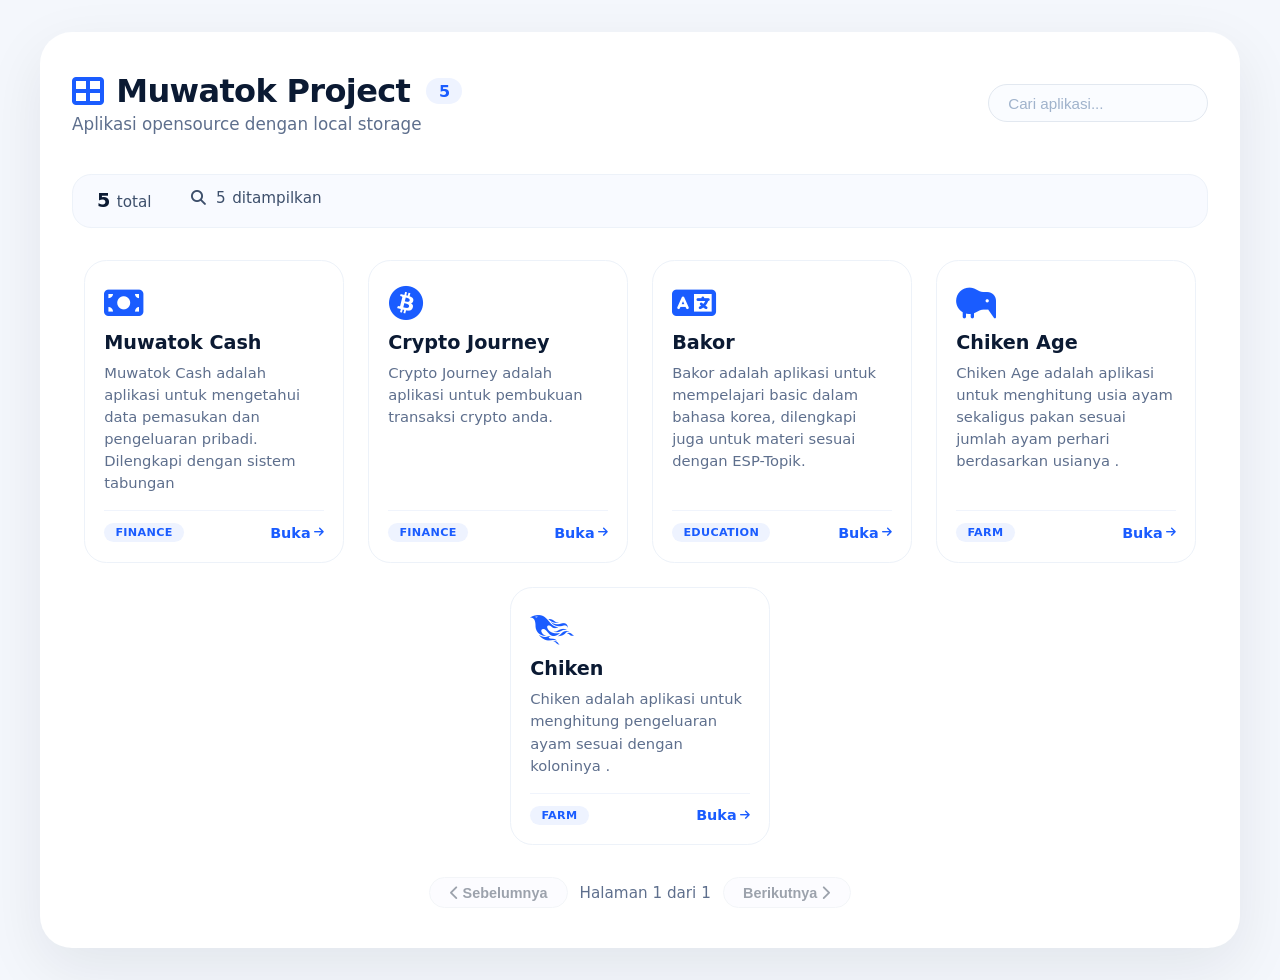
<file: index.html>
<!DOCTYPE html>
<html lang="id">
<head>
    <meta charset="UTF-8" />
    <meta name="viewport" content="width=device-width, initial-scale=1.0" />
    <title>Muwatok Project</title>
    <!-- Font Awesome CDN -->
    <link rel="stylesheet" href="https://cdnjs.cloudflare.com/ajax/libs/font-awesome/6.5.0/css/all.min.css" />
    <style>
        /* ----- RESET & BASE ----- */
        * {
            margin: 0;
            padding: 0;
            box-sizing: border-box;
        }

        body {
            font-family: 'Segoe UI', system-ui, -apple-system, sans-serif;
            background: #f4f7fc;
            min-height: 100vh;
            display: flex;
            justify-content: center;
            align-items: center;
            padding: 2rem 1rem;
        }

        .container {
            max-width: 1200px;
            width: 100%;
            background: #ffffff;
            border-radius: 2rem;
            box-shadow: 0 20px 60px rgba(0, 20, 40, 0.08);
            padding: 2.5rem 2rem;
            transition: all 0.2s ease;
        }

        /* ----- HEADER ----- */
        .header {
            display: flex;
            flex-wrap: wrap;
            justify-content: space-between;
            align-items: center;
            margin-bottom: 2.5rem;
            gap: 1rem;
        }

        .header-left h1 {
            font-size: 2rem;
            font-weight: 700;
            color: #0b1a33;
            letter-spacing: -0.02em;
            display: flex;
            align-items: center;
            gap: 0.5rem;
        }

        .header-left h1 span {
            background: #eef3ff;
            color: #1a5cff;
            font-size: 1rem;
            font-weight: 600;
            padding: 0.2rem 0.8rem;
            border-radius: 100px;
            margin-left: 0.5rem;
        }

        .header-left p {
            color: #5e6f8d;
            font-size: 1.05rem;
            margin-top: 0.25rem;
        }

        .header-actions {
            display: flex;
            gap: 0.75rem;
            flex-wrap: wrap;
        }

        .header-actions input {
            padding: 0.6rem 1.2rem;
            border: 1.5px solid #e2e8f0;
            border-radius: 100px;
            font-size: 0.95rem;
            background: #fafcff;
            outline: none;
            width: 220px;
            transition: border 0.2s;
            color: #0b1a33;
        }

        .header-actions input:focus {
            border-color: #1a5cff;
            box-shadow: 0 0 0 3px rgba(26, 92, 255, 0.12);
        }

        .header-actions input::placeholder {
            color: #a0b3cc;
        }

        /* ----- STATS BAR ----- */
        .stats {
            display: flex;
            flex-wrap: wrap;
            gap: 1.5rem 2.5rem;
            background: #f8faff;
            padding: 0.9rem 1.5rem;
            border-radius: 1.2rem;
            margin-bottom: 2rem;
            border: 1px solid #edf2f9;
        }

        .stats-item {
            display: flex;
            align-items: baseline;
            gap: 0.4rem;
            font-size: 0.95rem;
            color: #3d4f6b;
        }

        .stats-item strong {
            font-size: 1.2rem;
            color: #0b1a33;
        }

        /* ----- GRID APPS (flex, rata tengah) ----- */
        .apps-grid {
            display: flex;
            flex-wrap: wrap;
            justify-content: center;
            gap: 1.5rem;
        }

        .app-card {
            flex: 0 0 260px;
            /* lebar tetap 260px, tidak melebar/ mengecil */
            background: #ffffff;
            border: 1.5px solid #edf2f9;
            border-radius: 1.4rem;
            padding: 1.5rem 1.2rem 1.2rem;
            transition: border 0.2s, box-shadow 0.25s, transform 0.15s;
            cursor: default;
            display: flex;
            flex-direction: column;
            position: relative;
        }

        .app-card:hover {
            border-color: #cdddf5;
            box-shadow: 0 8px 28px rgba(0, 20, 60, 0.06);
            transform: translateY(-2px);
        }

        .app-card .icon {
            font-size: 2.2rem;
            line-height: 1;
            margin-bottom: 0.6rem;
            color: #1a5cff;
        }

        .app-card .app-name {
            font-size: 1.2rem;
            font-weight: 700;
            color: #0b1a33;
            margin-bottom: 0.2rem;
        }

        .app-card .app-desc {
            font-size: 0.92rem;
            color: #5e6f8d;
            line-height: 1.5;
            flex: 1;
            margin: 0.3rem 0 0.8rem;
        }

        .app-card .app-meta {
            display: flex;
            justify-content: space-between;
            align-items: center;
            margin-top: 0.2rem;
            border-top: 1px solid #f0f4fc;
            padding-top: 0.75rem;
        }

        .app-card .app-tag {
            font-size: 0.7rem;
            font-weight: 600;
            text-transform: uppercase;
            letter-spacing: 0.03em;
            background: #eef3ff;
            color: #1a5cff;
            padding: 0.2rem 0.7rem;
            border-radius: 100px;
        }

        .app-card .app-link {
            color: #1a5cff;
            text-decoration: none;
            font-weight: 600;
            font-size: 0.9rem;
            display: inline-flex;
            align-items: center;
            gap: 0.2rem;
            transition: color 0.15s;
        }

        .app-card .app-link:hover {
            color: #0e4ad0;
            text-decoration: underline;
        }

        /* ----- EMPTY STATE ----- */
        .empty-state {
            flex: 1 1 100%;
            text-align: center;
            padding: 3.5rem 1rem;
            color: #5e6f8d;
        }

        .empty-state .empty-icon {
            font-size: 3.5rem;
            margin-bottom: 0.8rem;
            color: #bcc9df;
        }

        .empty-state h3 {
            color: #0b1a33;
            font-weight: 600;
            font-size: 1.3rem;
            margin-bottom: 0.2rem;
        }

        .empty-state p {
            max-width: 360px;
            margin: 0 auto;
        }

        /* ----- PAGINATION ----- */
        .pagination {
            display: flex;
            justify-content: center;
            align-items: center;
            gap: 0.75rem;
            margin-top: 2rem;
            flex-wrap: wrap;
        }

        .pagination button {
            background: #f8faff;
            border: 1.5px solid #e2e8f0;
            border-radius: 100px;
            padding: 0.4rem 1.2rem;
            font-weight: 600;
            font-size: 0.9rem;
            color: #0b1a33;
            cursor: pointer;
            transition: background 0.15s, border-color 0.15s;
        }

        .pagination button:hover:not(:disabled) {
            background: #eef3ff;
            border-color: #1a5cff;
        }

        .pagination button:disabled {
            opacity: 0.4;
            cursor: not-allowed;
        }

        .pagination .page-info {
            font-size: 0.95rem;
            color: #5e6f8d;
        }

        /* ----- RESPONSIVE ----- */
        @media (max-width: 700px) {
            .container {
                padding: 1.5rem 1rem;
            }

            .header {
                flex-direction: column;
                align-items: stretch;
            }

            .header-left h1 {
                font-size: 1.6rem;
            }

            .header-actions input {
                width: 100%;
            }

            .stats {
                gap: 0.8rem 1.5rem;
                padding: 0.8rem 1rem;
            }

            .app-card {
                flex: 0 0 100%;
                max-width: 400px;
            }
        }

        @media (max-width: 420px) {
            .header-left h1 span {
                display: none;
            }

            .stats-item {
                font-size: 0.85rem;
            }
        }
    </style>
</head>
<body>

    <div class="container" id="app">

        <!-- HEADER -->
        <header class="header">
            <div class="header-left">
                <h1>
                    <i class="fas fa-th-large" style="color:#1a5cff; margin-right:0.3rem;"></i> Muwatok Project
                    <span id="count-badge">0</span>
                </h1>
                <p>Aplikasi opensource dengan local storage</p>
            </div>
            <div class="header-actions">
                <input type="text" id="searchInput" placeholder="Cari aplikasi..." />
            </div>
        </header>

        <!-- STATS -->
        <div class="stats">
            <div class="stats-item">
                <strong id="totalApps">0</strong> total
            </div>
            <div class="stats-item">
                <i class="fas fa-search" style="margin-right:0.2rem;"></i> <span id="visibleApps">0</span> ditampilkan
            </div>
        </div>

        <!-- GRID APPS -->
        <div class="apps-grid" id="appsGrid">
            <!-- akan di-render oleh JS -->
        </div>

        <!-- PAGINATION -->
        <div class="pagination" id="paginationControls">
            <button id="prevPageBtn" disabled><i class="fas fa-chevron-left"></i> Sebelumnya</button>
            <span class="page-info" id="pageInfo">Halaman 1 dari 1</span>
            <button id="nextPageBtn" disabled>Berikutnya <i class="fas fa-chevron-right"></i></button>
        </div>

    </div>

    <script>
        (function() {
            'use strict';

            // ----- DATA APLIKASI dengan ikon Font Awesome (class lengkap) -----
            let apps = [{
                id: '1',
                name: 'Muwatok Cash',
                desc: 'Muwatok Cash adalah aplikasi untuk mengetahui data pemasukan dan pengeluaran pribadi. Dilengkapi dengan sistem tabungan',
                icon: 'fa-solid fa-money-bill',
                url: '/opensource/apps/muwatok-cash/index.html',
                tag: 'Finance'
            }, {
                id: '2',
                name: 'Crypto Journey',
                desc: 'Crypto Journey adalah aplikasi untuk pembukuan transaksi crypto anda.',
                icon: 'fa-brands fa-bitcoin',
                url: '/opensource/apps/crypto-journey/index.html',
                tag: 'Finance'
            }, {
                id: '3',
                name: 'Bakor',
                desc: 'Bakor adalah aplikasi untuk mempelajari basic dalam bahasa korea, dilengkapi juga untuk materi sesuai dengan ESP-Topik.',
                icon: 'fa-solid fa-language',
                url: '/opensource/edu/bakor/index.html',
                tag: 'Education'
            }, {
                id: '4',
                name: 'Chiken Age',
                desc: 'Chiken Age adalah aplikasi untuk menghitung usia ayam sekaligus pakan sesuai jumlah ayam perhari berdasarkan usianya .',
                icon: 'fa-solid fa-kiwi-bird',
                url: '/opensource/apps/chiken-age/index.html',
                tag: 'Farm'
            }, {
                id: '5',
                name: 'Chiken',
                desc: 'Chiken adalah aplikasi untuk menghitung pengeluaran ayam sesuai dengan koloninya .',
                icon: 'fa-brands fa-phoenix-framework',
                url: '/opensource/apps/chiken/index.html',
                tag: 'Farm'
            }];

            // ----- PAGINATION STATE -----
            const ITEMS_PER_PAGE = 12;
            let currentPage = 1;
            let filteredApps = [...apps];

            // ----- DOM REFS -----
            const grid = document.getElementById('appsGrid');
            const searchInput = document.getElementById('searchInput');
            const totalAppsEl = document.getElementById('totalApps');
            const visibleAppsEl = document.getElementById('visibleApps');
            const countBadge = document.getElementById('count-badge');
            const prevBtn = document.getElementById('prevPageBtn');
            const nextBtn = document.getElementById('nextPageBtn');
            const pageInfo = document.getElementById('pageInfo');

            // ----- RENDER -----
            function render(filter = '') {
                const query = filter.trim().toLowerCase();
                filteredApps = apps.filter(a =>
                    a.name.toLowerCase().includes(query) ||
                    a.desc.toLowerCase().includes(query) ||
                    a.tag.toLowerCase().includes(query)
                );

                currentPage = 1;

                totalAppsEl.textContent = apps.length;
                visibleAppsEl.textContent = filteredApps.length;
                countBadge.textContent = apps.length;

                renderPage(currentPage);
                updatePagination();
            }

            function renderPage(page) {
                const totalItems = filteredApps.length;
                const totalPages = Math.ceil(totalItems / ITEMS_PER_PAGE) || 1;
                if (page < 1) page = 1;
                if (page > totalPages) page = totalPages;
                currentPage = page;

                const start = (page - 1) * ITEMS_PER_PAGE;
                const end = Math.min(start + ITEMS_PER_PAGE, totalItems);
                const pageItems = filteredApps.slice(start, end);

                if (pageItems.length === 0) {
                    grid.innerHTML = `
                    <div class="empty-state">
                      <div class="empty-icon"><i class="fa-regular fa-folder-open"></i></div>
                      <h3>Tidak ada aplikasi</h3>
                      <p>${searchInput.value.trim() ? 'Tidak ditemukan dengan kata kunci tersebut.' : 'Belum ada aplikasi yang tersedia.'}</p>
                    </div>
                  `;
                } else {
                    let html = '';
                    pageItems.forEach(a => {
                        // iconClass sekarang berisi class lengkap, misal "fa-solid fa-money-bill"
                        const iconClass = a.icon || 'fa-solid fa-cube';
                        html += `
                        <div class="app-card" data-id="${a.id}">
                          <div class="icon"><i class="${iconClass}"></i></div>
                          <div class="app-name">${escapeHtml(a.name)}</div>
                          <div class="app-desc">${escapeHtml(a.desc) || '—'}</div>
                          <div class="app-meta">
                            <span class="app-tag">${escapeHtml(a.tag) || 'Umum'}</span>
                            <a href="${escapeHtml(a.url)}" target="_blank" rel="noopener" class="app-link">
                              Buka <i class="fas fa-arrow-right" style="font-size:0.7rem;"></i>
                            </a>
                          </div>
                        </div>
                      `;
                    });
                    grid.innerHTML = html;
                }

                updatePagination();
            }

            function updatePagination() {
                const totalItems = filteredApps.length;
                const totalPages = Math.ceil(totalItems / ITEMS_PER_PAGE) || 1;
                prevBtn.disabled = currentPage <= 1;
                nextBtn.disabled = currentPage >= totalPages;
                pageInfo.textContent = `Halaman ${currentPage} dari ${totalPages}`;
            }

            function goToPage(page) {
                const totalItems = filteredApps.length;
                const totalPages = Math.ceil(totalItems / ITEMS_PER_PAGE) || 1;
                if (page < 1) page = 1;
                if (page > totalPages) page = totalPages;
                if (page !== currentPage) {
                    renderPage(page);
                }
            }

            prevBtn.addEventListener('click', () => goToPage(currentPage - 1));
            nextBtn.addEventListener('click', () => goToPage(currentPage + 1));

            searchInput.addEventListener('input', function() {
                render(this.value);
            });

            function escapeHtml(text) {
                if (!text) return '';
                const map = { '&': '&amp;', '<': '&lt;', '>': '&gt;', '"': '&quot;', "'": '&#039;' };
                return text.replace(/[&<>"']/g, function(m) { return map[m]; });
            }

            // ----- INIT -----
            render('');

        })();
    </script>

</body>
</html>
</file>
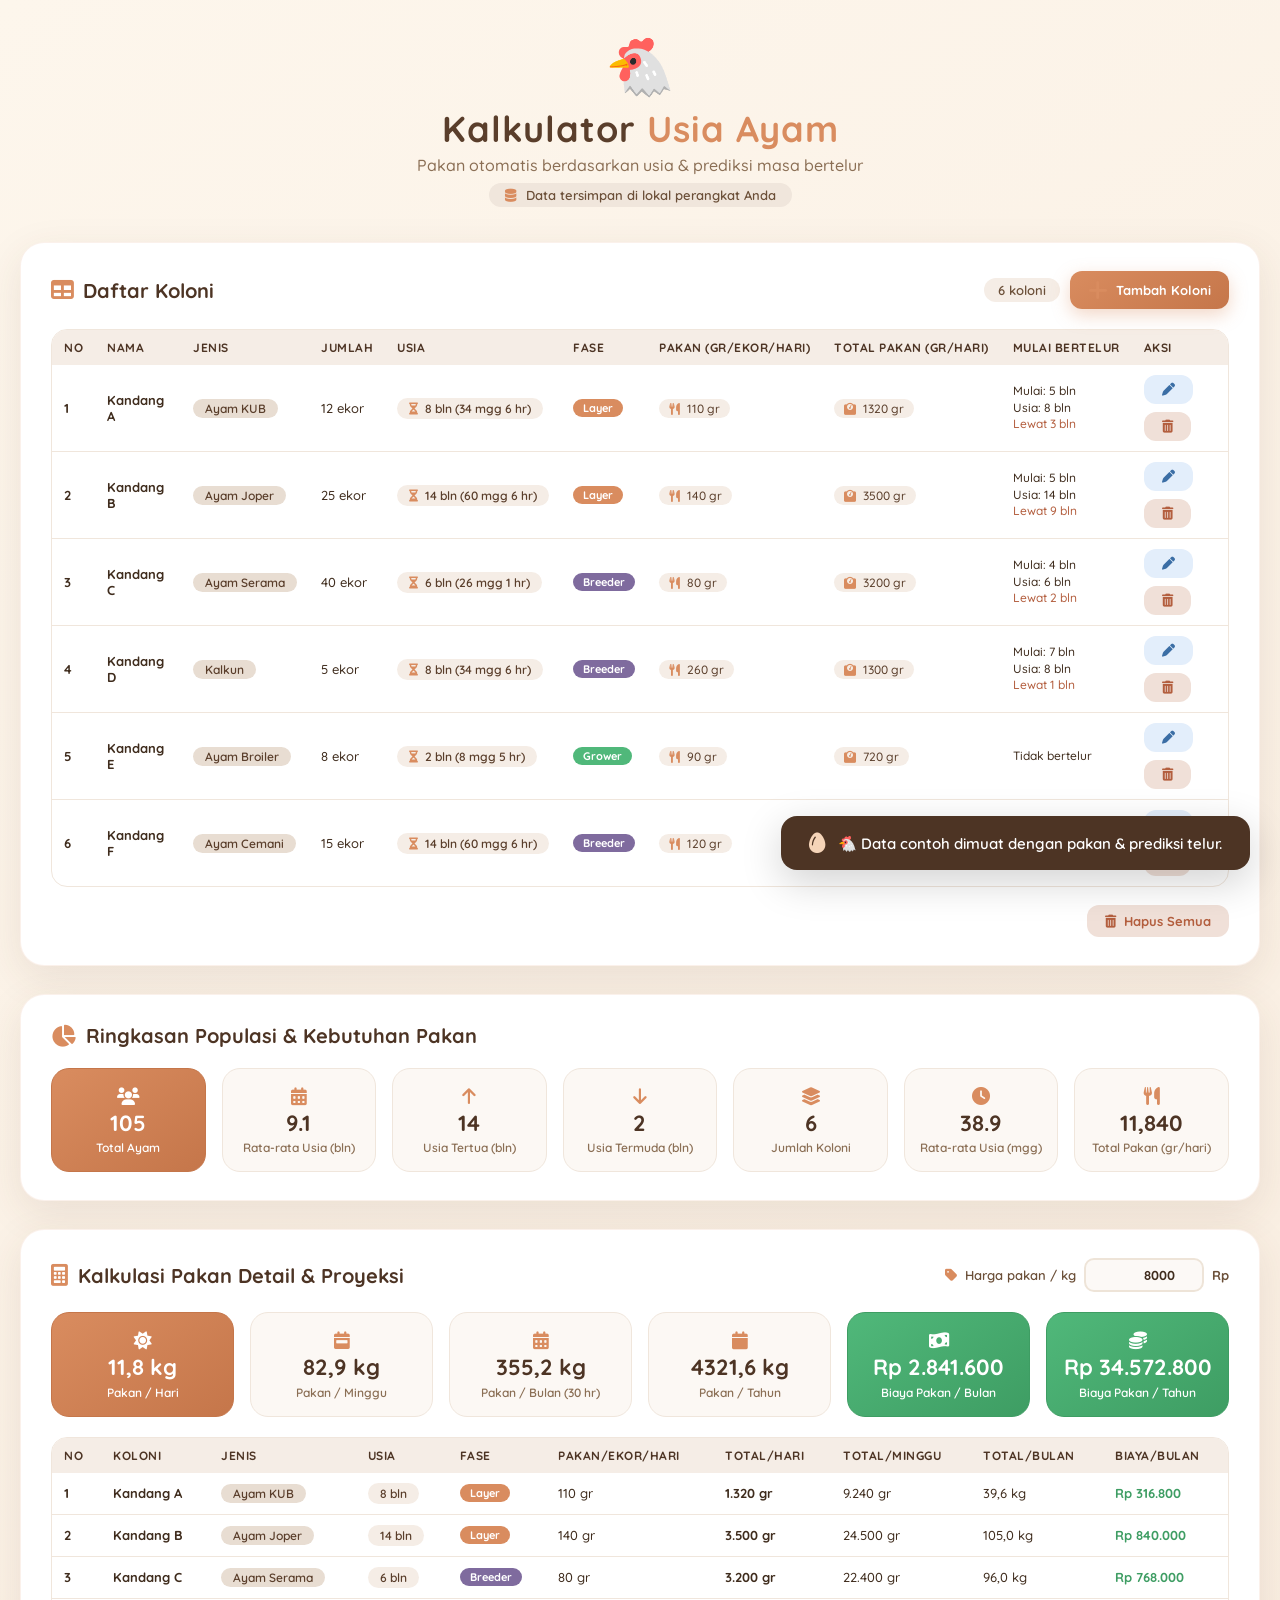
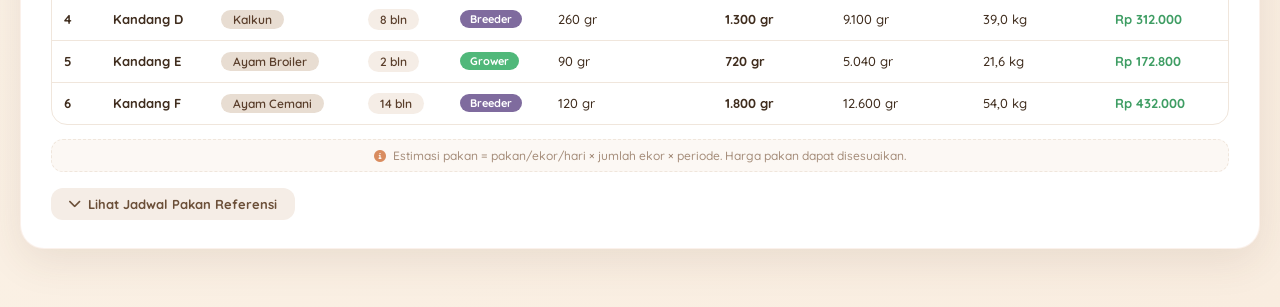
<file: apps/chiken-age/index.html>
<!DOCTYPE html>
<html lang="id">
<head>
    <meta charset="UTF-8" />
    <meta name="viewport" content="width=device-width, initial-scale=1.0" />
    <title>🐔 Kalkulator Usia Ayam + Pakan & Telur</title>

    <!-- Font Awesome Icons -->
    <link rel="stylesheet" href="https://cdnjs.cloudflare.com/ajax/libs/font-awesome/6.0.0-beta3/css/all.min.css" />

    <!-- Google Fonts -->
    <link href="https://fonts.googleapis.com/css2?family=Quicksand:wght@400;500;600;700&display=swap" rel="stylesheet" />

    <style>
        * {
            margin: 0;
            padding: 0;
            box-sizing: border-box;
        }

        body {
            font-family: 'Quicksand', sans-serif;
            background: linear-gradient(145deg, #fdf6ec 0%, #f9ede0 100%);
            min-height: 100vh;
            padding: 30px 20px;
            display: flex;
            justify-content: center;
            align-items: flex-start;
        }

        .app-container {
            max-width: 1400px;
            width: 100%;
        }

        .header {
            text-align: center;
            margin-bottom: 35px;
        }

        .header .icon-big {
            font-size: 56px;
            display: block;
            margin-bottom: 6px;
            animation: float 3s ease-in-out infinite;
        }

        @keyframes float {
            0%, 100% { transform: translateY(0); }
            50% { transform: translateY(-8px); }
        }

        .header h1 {
            font-size: 36px;
            font-weight: 700;
            color: #5a3e2b;
            letter-spacing: 1px;
        }

        .header h1 span {
            color: #d98c5f;
        }

        .header p {
            color: #8b6f55;
            font-size: 16px;
            font-weight: 500;
            margin-top: 4px;
        }

        .storage-badge {
            display: inline-block;
            margin-top: 8px;
            background: #f0e6dc;
            padding: 4px 16px;
            border-radius: 30px;
            font-size: 13px;
            font-weight: 600;
            color: #6b4f38;
        }

        .storage-badge i {
            margin-right: 6px;
            color: #d98c5f;
        }

        .card {
            background: #ffffff;
            border-radius: 24px;
            padding: 28px 30px;
            box-shadow: 0 12px 40px rgba(90, 62, 43, 0.10);
            margin-bottom: 28px;
            border: 1px solid rgba(217, 140, 95, 0.12);
        }

        .card-title {
            font-size: 20px;
            font-weight: 700;
            color: #4d3424;
            display: flex;
            align-items: center;
            gap: 10px;
            margin-bottom: 20px;
            flex-wrap: wrap;
        }

        .card-title i {
            color: #d98c5f;
            font-size: 22px;
        }

        .count-badge {
            font-size: 13px;
            font-weight: 600;
            color: #6b4f38;
            background: #f5ede6;
            padding: 4px 14px;
            border-radius: 30px;
            margin-left: auto;
        }

        /* ============ FORM ============ */
        .form-grid {
            display: grid;
            grid-template-columns: 1fr 1fr;
            gap: 16px;
        }

        .form-group {
            display: flex;
            flex-direction: column;
            gap: 6px;
        }

        .form-group label {
            font-weight: 600;
            font-size: 14px;
            color: #6b4f38;
        }

        .form-group label i {
            margin-right: 6px;
            color: #d98c5f;
            width: 18px;
        }

        .form-group input,
        .form-group select {
            padding: 12px 16px;
            border-radius: 14px;
            border: 2px solid #eee4d8;
            background: #fcf9f6;
            font-size: 15px;
            font-family: 'Quicksand', sans-serif;
            font-weight: 500;
            color: #3f2c1d;
            transition: all 0.25s ease;
            width: 100%;
            outline: none;
        }

        .form-group input:focus,
        .form-group select:focus {
            border-color: #d98c5f;
            background: #ffffff;
            box-shadow: 0 0 0 4px rgba(217, 140, 95, 0.15);
        }

        /* ============ BUTTONS ============ */
        .btn {
            padding: 12px 28px;
            border: none;
            border-radius: 14px;
            font-family: 'Quicksand', sans-serif;
            font-weight: 700;
            font-size: 15px;
            cursor: pointer;
            transition: all 0.25s ease;
            display: inline-flex;
            align-items: center;
            justify-content: center;
            gap: 8px;
            white-space: nowrap;
        }

        .btn-primary {
            background: linear-gradient(145deg, #d98c5f, #c5764a);
            color: #fff;
            box-shadow: 0 6px 18px rgba(217, 140, 95, 0.35);
        }

        .btn-primary:hover {
            transform: translateY(-2px);
            box-shadow: 0 10px 28px rgba(217, 140, 95, 0.40);
        }

        .btn-ghost {
            background: #f5ede6;
            color: #6b4f38;
        }

        .btn-ghost:hover {
            background: #ece0d5;
        }

        .btn-danger {
            background: #f0e0d8;
            color: #b35e3e;
        }

        .btn-danger:hover {
            background: #e8d0c4;
            transform: scale(1.03);
        }

        .btn-edit {
            background: #e3eefb;
            color: #3b6ea5;
        }

        .btn-edit:hover {
            background: #d0e2f5;
            transform: scale(1.03);
        }

        .btn-sm {
            padding: 8px 18px;
            font-size: 13px;
            border-radius: 12px;
        }

        /* ============ FEED PRICE INPUT ============ */
        .feed-price-wrapper {
            display: flex;
            align-items: center;
            gap: 8px;
            margin-left: auto;
            flex-wrap: wrap;
        }

        .feed-price-wrapper label {
            font-size: 13px;
            font-weight: 600;
            color: #6b4f38;
            white-space: nowrap;
        }

        .feed-price-wrapper label i {
            color: #d98c5f;
            margin-right: 4px;
            font-size: 14px;
        }

        .feed-price-wrapper input {
            width: 120px;
            padding: 7px 12px;
            border-radius: 10px;
            border: 2px solid #eee4d8;
            background: #fcf9f6;
            font-family: 'Quicksand', sans-serif;
            font-weight: 700;
            color: #3f2c1d;
            outline: none;
            font-size: 13px;
            transition: all 0.25s ease;
            text-align: right;
        }

        .feed-price-wrapper input:focus {
            border-color: #d98c5f;
            background: #fff;
            box-shadow: 0 0 0 3px rgba(217, 140, 95, 0.12);
        }

        .feed-price-wrapper span {
            font-size: 13px;
            font-weight: 700;
            color: #6b4f38;
        }

        /* ============ MODAL ============ */
        .modal-overlay {
            position: fixed;
            inset: 0;
            background: rgba(77, 52, 36, 0.45);
            backdrop-filter: blur(4px);
            -webkit-backdrop-filter: blur(4px);
            display: flex;
            align-items: center;
            justify-content: center;
            padding: 20px;
            opacity: 0;
            visibility: hidden;
            transition: opacity 0.3s ease, visibility 0.3s ease;
            z-index: 900;
            overflow-y: auto;
        }

        .modal-overlay.show {
            opacity: 1;
            visibility: visible;
        }

        .modal {
            background: #ffffff;
            border-radius: 26px;
            padding: 28px 30px 26px;
            width: 100%;
            max-width: 640px;
            box-shadow: 0 28px 70px rgba(90, 62, 43, 0.30);
            border: 1px solid rgba(217, 140, 95, 0.14);
            transform: translateY(24px) scale(0.96);
            transition: transform 0.32s cubic-bezier(0.34, 1.4, 0.64, 1);
            max-height: 92vh;
            overflow-y: auto;
            margin: auto;
        }

        .modal-overlay.show .modal {
            transform: translateY(0) scale(1);
        }

        .modal-header {
            display: flex;
            align-items: center;
            gap: 12px;
            margin-bottom: 22px;
        }

        .modal-header .modal-icon {
            width: 46px;
            height: 46px;
            border-radius: 15px;
            background: linear-gradient(145deg, #d98c5f, #c5764a);
            color: #fff;
            display: flex;
            align-items: center;
            justify-content: center;
            font-size: 20px;
            box-shadow: 0 6px 18px rgba(217, 140, 95, 0.35);
            flex-shrink: 0;
            transition: background 0.3s ease, box-shadow 0.3s ease;
        }

        .modal-header .modal-icon.edit-mode {
            background: linear-gradient(145deg, #3b6ea5, #2e5a8a);
            box-shadow: 0 6px 18px rgba(59, 110, 165, 0.35);
        }

        .modal-header h2 {
            font-size: 20px;
            font-weight: 700;
            color: #4d3424;
            line-height: 1.2;
        }

        .modal-header p {
            font-size: 13px;
            font-weight: 500;
            color: #a58d7a;
            margin-top: 2px;
        }

        .modal-close {
            margin-left: auto;
            width: 38px;
            height: 38px;
            border-radius: 50%;
            border: none;
            background: #f5ede6;
            color: #8b6f55;
            font-size: 15px;
            cursor: pointer;
            transition: all 0.25s ease;
            display: flex;
            align-items: center;
            justify-content: center;
            flex-shrink: 0;
        }

        .modal-close:hover {
            background: #e8d0c4;
            color: #b35e3e;
            transform: rotate(90deg);
        }

        .modal-actions {
            display: flex;
            gap: 12px;
            justify-content: flex-end;
            margin-top: 24px;
            padding-top: 20px;
            border-top: 1px solid #f0e6dc;
        }

        .modal-actions .btn {
            min-width: 120px;
        }

        .btn-save {
            background: linear-gradient(145deg, #3b6ea5, #2e5a8a);
            color: #fff;
            box-shadow: 0 6px 18px rgba(59, 110, 165, 0.35);
        }

        .btn-save:hover {
            transform: translateY(-2px);
            box-shadow: 0 10px 28px rgba(59, 110, 165, 0.40);
        }

        /* ============ TABLE ============ */
        .table-wrapper {
            overflow-x: auto;
            border-radius: 16px;
            border: 1px solid #f0e6dc;
        }

        table {
            width: 100%;
            border-collapse: collapse;
            font-size: 13px;
        }

        thead {
            background: #f5ede6;
        }

        thead th {
            padding: 10px 12px;
            text-align: left;
            font-weight: 700;
            color: #4d3424;
            font-size: 12px;
            letter-spacing: 0.5px;
            text-transform: uppercase;
            white-space: nowrap;
        }

        thead th i {
            margin-right: 6px;
            color: #d98c5f;
        }

        tbody td {
            padding: 10px 12px;
            border-bottom: 1px solid #f0e6dc;
            color: #3f2c1d;
            font-weight: 500;
            vertical-align: middle;
        }

        tbody tr:last-child td {
            border-bottom: none;
        }

        tbody tr:hover {
            background: #fcf7f2;
        }

        .badge-age {
            display: inline-block;
            background: #f5ede6;
            padding: 3px 12px;
            border-radius: 30px;
            font-weight: 600;
            font-size: 12px;
            color: #5a3e2b;
            white-space: nowrap;
        }

        .badge-age i {
            margin-right: 4px;
            color: #d98c5f;
        }

        .badge-type {
            display: inline-block;
            background: #e8ddd2;
            padding: 2px 12px;
            border-radius: 20px;
            font-weight: 600;
            font-size: 12px;
            color: #5a3e2b;
            white-space: nowrap;
        }

        .info-badge {
            background: #f5ede6;
            padding: 2px 10px;
            border-radius: 20px;
            font-size: 12px;
            color: #5a3e2b;
            display: inline-block;
            white-space: nowrap;
        }

        .info-badge i {
            color: #d98c5f;
            margin-right: 4px;
        }

        .phase-badge {
            display: inline-block;
            padding: 2px 10px;
            border-radius: 20px;
            font-size: 11px;
            font-weight: 700;
            color: #fff;
            white-space: nowrap;
        }

        .phase-starter { background: #4a90d9; }
        .phase-grower { background: #50b87a; }
        .phase-layer { background: #d98c5f; }
        .phase-finisher { background: #b35e3e; }
        .phase-breeder { background: #7f6b9e; }

        .empty-state {
            text-align: center;
            padding: 40px 20px;
        }

        .empty-state i {
            font-size: 56px;
            color: #dccfc4;
            margin-bottom: 12px;
        }

        .empty-state h3 {
            color: #6b4f38;
            font-weight: 600;
        }

        .empty-state p {
            color: #a58d7a;
            margin-top: 4px;
        }

        .action-btns {
            display: flex;
            gap: 8px;
            flex-wrap: wrap;
        }

        .card-footer {
            margin-top: 18px;
            display: flex;
            justify-content: flex-end;
        }

        .feed-note {
            margin-top: 14px;
            font-size: 12px;
            font-weight: 500;
            color: #a58d7a;
            text-align: center;
            padding: 8px 12px;
            background: #fcf8f4;
            border-radius: 12px;
            border: 1px dashed #f0e6dc;
        }

        .feed-note i {
            color: #d98c5f;
            margin-right: 4px;
        }

        .schedule-toggle {
            margin-top: 16px;
        }

        .schedule-toggle i {
            transition: transform 0.3s ease;
        }

        /* ============ SUMMARY ============ */
        .summary-grid {
            display: grid;
            grid-template-columns: repeat(auto-fit, minmax(150px, 1fr));
            gap: 16px;
            margin-top: 6px;
        }

        .summary-item {
            background: #fcf8f4;
            border-radius: 18px;
            padding: 16px 14px;
            text-align: center;
            border: 1px solid #f0e6dc;
            transition: transform 0.2s ease;
        }

        .summary-item:hover {
            transform: translateY(-3px);
        }

        .summary-item .number {
            font-size: 22px;
            font-weight: 800;
            color: #4d3424;
            line-height: 1.2;
        }

        .summary-item .label {
            font-size: 12px;
            font-weight: 600;
            color: #8b6f55;
            margin-top: 4px;
        }

        .summary-item .icon {
            font-size: 18px;
            color: #d98c5f;
            display: block;
            margin-bottom: 2px;
        }

        .summary-item.highlight {
            background: linear-gradient(145deg, #d98c5f, #c5764a);
            border-color: #c5764a;
        }

        .summary-item.highlight .number,
        .summary-item.highlight .label,
        .summary-item.highlight .icon {
            color: #fff;
        }

        .summary-item.cost {
            background: linear-gradient(145deg, #50b87a, #3e9d63);
            border-color: #3e9d63;
        }

        .summary-item.cost .number,
        .summary-item.cost .label,
        .summary-item.cost .icon {
            color: #fff;
        }

        /* ============ TOAST ============ */
        .toast {
            position: fixed;
            bottom: 30px;
            right: 30px;
            background: #4d3424;
            color: #fff;
            padding: 16px 28px;
            border-radius: 16px;
            font-weight: 600;
            font-size: 15px;
            box-shadow: 0 12px 40px rgba(0, 0, 0, 0.18);
            display: flex;
            align-items: center;
            gap: 12px;
            transform: translateY(80px);
            opacity: 0;
            transition: all 0.4s ease;
            z-index: 999;
            max-width: calc(100vw - 40px);
        }

        .toast.show {
            transform: translateY(0);
            opacity: 1;
        }

        .toast i {
            font-size: 22px;
            color: #f5d4b8;
        }

        /* ============ RESPONSIVE ============ */
        @media (max-width: 992px) {
            .feed-price-wrapper {
                margin-left: 0;
                width: 100%;
            }
        }

        @media (max-width: 720px) {
            .header h1 {
                font-size: 28px;
            }
            .card {
                padding: 20px 18px;
            }
            .modal {
                padding: 22px 20px;
            }
            .count-badge {
                order: 3;
                margin-left: 0;
            }
        }

        @media (max-width: 520px) {
            body {
                padding: 20px 12px;
            }
            .form-grid {
                grid-template-columns: 1fr;
            }
            .summary-grid {
                grid-template-columns: 1fr 1fr;
            }
            .header h1 {
                font-size: 24px;
            }
            table {
                font-size: 11px;
            }
            thead th,
            tbody td {
                padding: 6px 8px;
            }
            .modal-actions {
                flex-direction: column-reverse;
            }
            .modal-actions .btn {
                width: 100%;
            }
            .toast {
                left: 20px;
                right: 20px;
                bottom: 20px;
                font-size: 14px;
                padding: 14px 20px;
            }
            .feed-price-wrapper {
                flex-wrap: wrap;
            }
            .feed-price-wrapper input {
                width: 100%;
                flex: 1 1 80px;
            }
            .summary-item .number {
                font-size: 18px;
            }
        }
    </style>
</head>
<body>

    <div class="app-container">
        <div class="header">
            <span class="icon-big">🐔</span>
            <h1>Kalkulator <span>Usia Ayam</span></h1>
            <p>Pakan otomatis berdasarkan usia &amp; prediksi masa bertelur</p>
            <div class="storage-badge">
                <i class="fas fa-database"></i> Data tersimpan di lokal perangkat Anda
            </div>
        </div>

        <!-- ============ DAFTAR KOLONI ============ -->
        <div class="card">
            <div class="card-title">
                <i class="fas fa-table"></i> Daftar Koloni
                <span class="count-badge" id="colonyCount">0 koloni</span>
                <button type="button" class="btn btn-primary btn-sm" id="openModalBtn">
                    <i class="fas fa-plus"></i> Tambah Koloni
                </button>
            </div>

            <div class="table-wrapper">
                <table>
                    <thead>
                        <tr>
                            <th>No</th>
                            <th>Nama</th>
                            <th>Jenis</th>
                            <th>Jumlah</th>
                            <th>Usia</th>
                            <th>Fase</th>
                            <th>Pakan (gr/ekor/hari)</th>
                            <th>Total Pakan (gr/hari)</th>
                            <th>Mulai Bertelur</th>
                            <th>Aksi</th>
                        </tr>
                    </thead>
                    <tbody id="tableBody"></tbody>
                </table>
            </div>

            <div class="card-footer">
                <button id="clearAllBtn" class="btn btn-danger btn-sm">
                    <i class="fas fa-trash-alt"></i> Hapus Semua
                </button>
            </div>
        </div>

        <!-- ============ RINGKASAN ============ -->
        <div class="card">
            <div class="card-title">
                <i class="fas fa-chart-pie"></i> Ringkasan Populasi &amp; Kebutuhan Pakan
            </div>
            <div class="summary-grid" id="summaryGrid"></div>
        </div>

        <!-- ============ KALKULASI PAKAN DETAIL ============ -->
        <div class="card">
            <div class="card-title">
                <i class="fas fa-calculator"></i> Kalkulasi Pakan Detail &amp; Proyeksi
                <div class="feed-price-wrapper">
                    <label for="feedPriceInput"><i class="fas fa-tag"></i> Harga pakan / kg</label>
                    <input type="number" id="feedPriceInput" value="8000" min="0" step="500" />
                    <span>Rp</span>
                </div>
            </div>

            <div class="summary-grid" id="feedProjectionGrid"></div>

            <div class="table-wrapper" style="margin-top: 20px;">
                <table>
                    <thead>
                        <tr>
                            <th>No</th>
                            <th>Koloni</th>
                            <th>Jenis</th>
                            <th>Usia</th>
                            <th>Fase</th>
                            <th>Pakan/ekor/hari</th>
                            <th>Total/hari</th>
                            <th>Total/minggu</th>
                            <th>Total/bulan</th>
                            <th>Biaya/bulan</th>
                        </tr>
                    </thead>
                    <tbody id="feedDetailBody"></tbody>
                </table>
            </div>

            <div class="feed-note">
                <i class="fas fa-info-circle"></i>
                Estimasi pakan = pakan/ekor/hari × jumlah ekor × periode. Harga pakan dapat disesuaikan.
            </div>

            <!-- Referensi Jadwal Pakan -->
            <div>
                <button type="button" class="btn btn-ghost btn-sm schedule-toggle" id="toggleScheduleBtn">
                    <i class="fas fa-chevron-down"></i> <span>Lihat Jadwal Pakan Referensi</span>
                </button>
                <div id="scheduleReference" style="display: none; margin-top: 16px;">
                    <div class="table-wrapper">
                        <table>
                            <thead>
                                <tr>
                                    <th>Jenis Ayam</th>
                                    <th>Fase &amp; Usia</th>
                                    <th>Pakan (gr/ekor/hari)</th>
                                    <th>Mulai Bertelur</th>
                                </tr>
                            </thead>
                            <tbody id="scheduleReferenceBody"></tbody>
                        </table>
                    </div>
                </div>
            </div>
        </div>
    </div>

    <!-- ============ MODAL TAMBAH / EDIT KOLONI ============ -->
    <div class="modal-overlay" id="modalOverlay" aria-hidden="true">
        <div class="modal" role="dialog" aria-modal="true" aria-labelledby="modalTitle">
            <div class="modal-header">
                <div class="modal-icon" id="modalIcon"><i class="fas fa-feather-alt" id="modalIconInner"></i></div>
                <div>
                    <h2 id="modalTitle">Tambah Koloni Ayam</h2>
                    <p id="modalSubtitle">Isi data koloni untuk menghitung pakan &amp; prediksi telur</p>
                </div>
                <button type="button" class="modal-close" id="closeModalBtn" aria-label="Tutup">
                    <i class="fas fa-times"></i>
                </button>
            </div>

            <form id="chickenForm">
                <div class="form-grid">
                    <div class="form-group">
                        <label for="nameInput"><i class="fas fa-tag"></i> Nama Koloni</label>
                        <input type="text" id="nameInput" placeholder="Misal: Kandang A" required />
                    </div>
                    <div class="form-group">
                        <label for="qtyInput"><i class="fas fa-hashtag"></i> Jumlah (ekor)</label>
                        <input type="number" id="qtyInput" placeholder="0" min="1" required />
                    </div>
                    <div class="form-group">
                        <label for="birthDateInput"><i class="fas fa-calendar-alt"></i> Tanggal Lahir</label>
                        <input type="date" id="birthDateInput" required />
                    </div>
                    <div class="form-group">
                        <label for="typeSelect"><i class="fas fa-dove"></i> Jenis Ayam</label>
                        <select id="typeSelect" required></select>
                    </div>
                </div>

                <div class="modal-actions">
                    <button type="button" class="btn btn-ghost" id="cancelBtn">
                        <i class="fas fa-times"></i> Batal
                    </button>
                    <button type="submit" class="btn btn-primary" id="submitBtn">
                        <i class="fas fa-plus" id="submitIcon"></i> <span id="submitText">Tambah Koloni</span>
                    </button>
                </div>
            </form>
        </div>
    </div>

    <div id="toast" class="toast">
        <i class="fas fa-check-circle"></i>
        <span id="toastMessage">Berhasil!</span>
    </div>

    <script>
        // ============================================================
        //  DATA JENIS AYAM dengan jadwal pakan berdasarkan usia (bulan)
        // ============================================================
        const chickenTypes = [{
            id: 'kampung',
            name: 'Ayam Kampung',
            startLaying: 6,
            feedSchedule: [
                { maxAge: 1, feed: 30, phase: 'Starter', phaseClass: 'starter' },
                { maxAge: 2, feed: 50, phase: 'Grower I', phaseClass: 'grower' },
                { maxAge: 4, feed: 70, phase: 'Grower II', phaseClass: 'grower' },
                { maxAge: Infinity, feed: 100, phase: 'Layer', phaseClass: 'layer' }
            ]
        }, {
            id: 'petelur',
            name: 'Ayam Petelur',
            startLaying: 5,
            feedSchedule: [
                { maxAge: 1, feed: 35, phase: 'Starter', phaseClass: 'starter' },
                { maxAge: 2, feed: 55, phase: 'Grower I', phaseClass: 'grower' },
                { maxAge: 4, feed: 80, phase: 'Grower II', phaseClass: 'grower' },
                { maxAge: Infinity, feed: 120, phase: 'Layer', phaseClass: 'layer' }
            ]
        }, {
            id: 'broiler',
            name: 'Ayam Broiler',
            startLaying: null,
            feedSchedule: [
                { maxAge: 1, feed: 50, phase: 'Starter', phaseClass: 'starter' },
                { maxAge: 2, feed: 90, phase: 'Grower', phaseClass: 'grower' },
                { maxAge: 3, feed: 130, phase: 'Finisher I', phaseClass: 'finisher' },
                { maxAge: Infinity, feed: 160, phase: 'Finisher II', phaseClass: 'finisher' }
            ]
        }, {
            id: 'arab',
            name: 'Ayam Arab',
            startLaying: 5,
            feedSchedule: [
                { maxAge: 1, feed: 30, phase: 'Starter', phaseClass: 'starter' },
                { maxAge: 2, feed: 50, phase: 'Grower I', phaseClass: 'grower' },
                { maxAge: 4, feed: 70, phase: 'Grower II', phaseClass: 'grower' },
                { maxAge: Infinity, feed: 110, phase: 'Layer', phaseClass: 'layer' }
            ]
        }, {
            id: 'bangkok',
            name: 'Ayam Bangkok',
            startLaying: 6,
            feedSchedule: [
                { maxAge: 1, feed: 35, phase: 'Starter', phaseClass: 'starter' },
                { maxAge: 2, feed: 60, phase: 'Grower I', phaseClass: 'grower' },
                { maxAge: 4, feed: 85, phase: 'Grower II', phaseClass: 'grower' },
                { maxAge: Infinity, feed: 130, phase: 'Breeder', phaseClass: 'breeder' }
            ]
        }, {
            id: 'kub',
            name: 'Ayam KUB',
            startLaying: 5,
            feedSchedule: [
                { maxAge: 1, feed: 30, phase: 'Starter', phaseClass: 'starter' },
                { maxAge: 2, feed: 50, phase: 'Grower I', phaseClass: 'grower' },
                { maxAge: 4, feed: 70, phase: 'Grower II', phaseClass: 'grower' },
                { maxAge: Infinity, feed: 110, phase: 'Layer', phaseClass: 'layer' }
            ]
        }, {
            id: 'joper',
            name: 'Ayam Joper',
            startLaying: 5,
            feedSchedule: [
                { maxAge: 1, feed: 45, phase: 'Starter', phaseClass: 'starter' },
                { maxAge: 2, feed: 75, phase: 'Grower I', phaseClass: 'grower' },
                { maxAge: 3, feed: 110, phase: 'Grower II', phaseClass: 'grower' },
                { maxAge: Infinity, feed: 140, phase: 'Layer', phaseClass: 'layer' }
            ]
        }, {
            id: 'serama',
            name: 'Ayam Serama',
            startLaying: 4,
            feedSchedule: [
                { maxAge: 1, feed: 20, phase: 'Starter', phaseClass: 'starter' },
                { maxAge: 2, feed: 35, phase: 'Grower I', phaseClass: 'grower' },
                { maxAge: 4, feed: 50, phase: 'Grower II', phaseClass: 'grower' },
                { maxAge: Infinity, feed: 80, phase: 'Breeder', phaseClass: 'breeder' }
            ]
        }, {
            id: 'kalkun',
            name: 'Kalkun',
            startLaying: 7,
            feedSchedule: [
                { maxAge: 1, feed: 60, phase: 'Starter', phaseClass: 'starter' },
                { maxAge: 2, feed: 100, phase: 'Grower I', phaseClass: 'grower' },
                { maxAge: 4, feed: 160, phase: 'Grower II', phaseClass: 'grower' },
                { maxAge: 6, feed: 220, phase: 'Finisher', phaseClass: 'finisher' },
                { maxAge: Infinity, feed: 260, phase: 'Breeder', phaseClass: 'breeder' }
            ]
        }, {
            id: 'cemani',
            name: 'Ayam Cemani',
            startLaying: 6,
            feedSchedule: [
                { maxAge: 1, feed: 35, phase: 'Starter', phaseClass: 'starter' },
                { maxAge: 2, feed: 55, phase: 'Grower I', phaseClass: 'grower' },
                { maxAge: 4, feed: 80, phase: 'Grower II', phaseClass: 'grower' },
                { maxAge: Infinity, feed: 120, phase: 'Breeder', phaseClass: 'breeder' }
            ]
        }, {
            id: 'ketawa',
            name: 'Ayam Ketawa',
            startLaying: 6,
            feedSchedule: [
                { maxAge: 1, feed: 30, phase: 'Starter', phaseClass: 'starter' },
                { maxAge: 2, feed: 50, phase: 'Grower I', phaseClass: 'grower' },
                { maxAge: 4, feed: 70, phase: 'Grower II', phaseClass: 'grower' },
                { maxAge: Infinity, feed: 100, phase: 'Layer', phaseClass: 'layer' }
            ]
        }, {
            id: 'poland',
            name: 'Ayam Poland',
            startLaying: 5,
            feedSchedule: [
                { maxAge: 1, feed: 30, phase: 'Starter', phaseClass: 'starter' },
                { maxAge: 2, feed: 50, phase: 'Grower I', phaseClass: 'grower' },
                { maxAge: 4, feed: 70, phase: 'Grower II', phaseClass: 'grower' },
                { maxAge: Infinity, feed: 110, phase: 'Layer', phaseClass: 'layer' }
            ]
        }, {
            id: 'brahma',
            name: 'Ayam Brahma',
            startLaying: 6,
            feedSchedule: [
                { maxAge: 1, feed: 40, phase: 'Starter', phaseClass: 'starter' },
                { maxAge: 2, feed: 70, phase: 'Grower I', phaseClass: 'grower' },
                { maxAge: 4, feed: 110, phase: 'Grower II', phaseClass: 'grower' },
                { maxAge: Infinity, feed: 180, phase: 'Breeder', phaseClass: 'breeder' }
            ]
        }, {
            id: 'cochin',
            name: 'Ayam Cochin',
            startLaying: 6,
            feedSchedule: [
                { maxAge: 1, feed: 40, phase: 'Starter', phaseClass: 'starter' },
                { maxAge: 2, feed: 65, phase: 'Grower I', phaseClass: 'grower' },
                { maxAge: 4, feed: 100, phase: 'Grower II', phaseClass: 'grower' },
                { maxAge: Infinity, feed: 160, phase: 'Breeder', phaseClass: 'breeder' }
            ]
        }, {
            id: 'sussex',
            name: 'Ayam Sussex',
            startLaying: 5,
            feedSchedule: [
                { maxAge: 1, feed: 35, phase: 'Starter', phaseClass: 'starter' },
                { maxAge: 2, feed: 55, phase: 'Grower I', phaseClass: 'grower' },
                { maxAge: 4, feed: 80, phase: 'Grower II', phaseClass: 'grower' },
                { maxAge: Infinity, feed: 130, phase: 'Layer', phaseClass: 'layer' }
            ]
        }];

        // ============================================================
        //  FUNGSI PAKAN BERDASARKAN USIA
        // ============================================================
        function getFeedForAge(typeId, ageMonths) {
            const type = chickenTypes.find(t => t.id === typeId);
            if (!type) return { feed: 0, phase: '-', phaseClass: 'starter' };
            const schedule = type.feedSchedule;
            for (const stage of schedule) {
                if (ageMonths <= stage.maxAge) {
                    return { feed: stage.feed, phase: stage.phase, phaseClass: stage.phaseClass };
                }
            }
            const last = schedule[schedule.length - 1];
            return { feed: last.feed, phase: last.phase, phaseClass: last.phaseClass };
        }

        // ============================================================
        //  FORMAT HELPERS
        // ============================================================
        function formatNumber(num) {
            return Math.round(num).toLocaleString('id-ID');
        }

        function formatWeight(grams) {
            if (grams >= 1000) {
                return (grams / 1000).toFixed(1).replace('.', ',') + ' kg';
            }
            return formatNumber(grams) + ' gr';
        }

        function formatRupiah(amount) {
            return 'Rp ' + Math.round(amount).toLocaleString('id-ID');
        }

        function getFeedPrice() {
            const val = parseFloat(document.getElementById('feedPriceInput').value);
            return isNaN(val) || val < 0 ? 0 : val;
        }

        // ============================================================
        //  DATA UTAMA
        // ============================================================
        let chickens = [];
        let nextId = 1;
        let editingId = null;
        const STORAGE_KEY = 'chickenData';
        const PRICE_KEY = 'feedPrice';

        const form = document.getElementById('chickenForm');
        const nameInput = document.getElementById('nameInput');
        const qtyInput = document.getElementById('qtyInput');
        const birthDateInput = document.getElementById('birthDateInput');
        const typeSelect = document.getElementById('typeSelect');
        const tableBody = document.getElementById('tableBody');
        const colonyCount = document.getElementById('colonyCount');
        const summaryGrid = document.getElementById('summaryGrid');
        const clearAllBtn = document.getElementById('clearAllBtn');
        const toast = document.getElementById('toast');
        const toastMessage = document.getElementById('toastMessage');

        const modalOverlay = document.getElementById('modalOverlay');
        const openModalBtn = document.getElementById('openModalBtn');
        const closeModalBtn = document.getElementById('closeModalBtn');
        const cancelBtn = document.getElementById('cancelBtn');

        const modalTitle = document.getElementById('modalTitle');
        const modalSubtitle = document.getElementById('modalSubtitle');
        const modalIcon = document.getElementById('modalIcon');
        const modalIconInner = document.getElementById('modalIconInner');
        const submitBtn = document.getElementById('submitBtn');
        const submitIcon = document.getElementById('submitIcon');
        const submitText = document.getElementById('submitText');

        const feedProjectionGrid = document.getElementById('feedProjectionGrid');
        const feedDetailBody = document.getElementById('feedDetailBody');
        const feedPriceInput = document.getElementById('feedPriceInput');
        const toggleScheduleBtn = document.getElementById('toggleScheduleBtn');
        const scheduleReference = document.getElementById('scheduleReference');
        const scheduleReferenceBody = document.getElementById('scheduleReferenceBody');

        let toastTimer = null;

        function saveData() {
            localStorage.setItem(STORAGE_KEY, JSON.stringify({ chickens, nextId }));
        }

        function loadData() {
            const stored = localStorage.getItem(STORAGE_KEY);
            if (stored) {
                try {
                    const parsed = JSON.parse(stored);
                    chickens = parsed.chickens || [];
                    nextId = parsed.nextId || 1;
                    return true;
                } catch (e) { return false; }
            }
            return false;
        }

        function loadFeedPrice() {
            const stored = localStorage.getItem(PRICE_KEY);
            if (stored !== null) {
                feedPriceInput.value = stored;
            }
        }

        function saveFeedPrice() {
            localStorage.setItem(PRICE_KEY, feedPriceInput.value);
        }

        function calculateAge(birthDate) {
            const now = new Date();
            const birth = new Date(birthDate);
            birth.setHours(0, 0, 0, 0);
            const today = new Date(now.getFullYear(), now.getMonth(), now.getDate());
            let years = today.getFullYear() - birth.getFullYear();
            let months = today.getMonth() - birth.getMonth();
            let days = today.getDate() - birth.getDate();
            if (days < 0) { months--; const prevMonth = new Date(today.getFullYear(), today.getMonth() - 1, birth.getDate());
                days = Math.floor((today - prevMonth) / (1000 * 60 * 60 * 24)); }
            if (months < 0) { years--; months += 12; }
            const totalMonths = years * 12 + months;
            const totalDays = Math.floor((today - birth) / (1000 * 60 * 60 * 24));
            const weeks = Math.floor(totalDays / 7);
            const remainingDays = totalDays % 7;
            return {
                years,
                months,
                days,
                totalMonths,
                weeks,
                remainingDays,
                totalDays,
                display: `${totalMonths} bln (${weeks} mgg${remainingDays > 0 ? ` ${remainingDays} hr` : ''})`
            };
        }

        function todayString() {
            return new Date().toISOString().split('T')[0];
        }

        // ============================================================
        //  MODAL — TAMBAH / EDIT
        // ============================================================
        function setModalMode(mode) {
            if (mode === 'edit') {
                modalTitle.textContent = 'Edit Koloni Ayam';
                modalSubtitle.textContent = 'Perbarui data koloni yang sudah ada';
                modalIcon.classList.add('edit-mode');
                modalIconInner.className = 'fas fa-pen';
                submitBtn.classList.remove('btn-primary');
                submitBtn.classList.add('btn-save');
                submitIcon.className = 'fas fa-save';
                submitText.textContent = 'Simpan Perubahan';
            } else {
                modalTitle.textContent = 'Tambah Koloni Ayam';
                modalSubtitle.textContent = 'Isi data koloni untuk menghitung pakan & prediksi telur';
                modalIcon.classList.remove('edit-mode');
                modalIconInner.className = 'fas fa-feather-alt';
                submitBtn.classList.remove('btn-save');
                submitBtn.classList.add('btn-primary');
                submitIcon.className = 'fas fa-plus';
                submitText.textContent = 'Tambah Koloni';
            }
        }

        function openAddModal() {
            editingId = null;
            setModalMode('add');
            form.reset();
            typeSelect.value = 'kampung';
            birthDateInput.value = todayString();

            modalOverlay.classList.add('show');
            modalOverlay.setAttribute('aria-hidden', 'false');
            document.body.style.overflow = 'hidden';

            setTimeout(() => nameInput.focus(), 120);
        }

        function openEditModal(id) {
            const colony = chickens.find(c => c.id === id);
            if (!colony) return;

            editingId = id;
            setModalMode('edit');

            nameInput.value = colony.name;
            qtyInput.value = colony.qty;
            birthDateInput.value = colony.birthDate;
            typeSelect.value = colony.typeId;

            modalOverlay.classList.add('show');
            modalOverlay.setAttribute('aria-hidden', 'false');
            document.body.style.overflow = 'hidden';

            setTimeout(() => {
                nameInput.focus();
                nameInput.select();
            }, 120);
        }

        function closeModal() {
            modalOverlay.classList.remove('show');
            modalOverlay.setAttribute('aria-hidden', 'true');
            document.body.style.overflow = '';
            editingId = null;

            setTimeout(() => setModalMode('add'), 300);
        }

        // ============================================================
        //  RENDER — DAFTAR KOLONI
        // ============================================================
        function render() {
            if (chickens.length === 0) {
                tableBody.innerHTML = `
                    <tr>
                        <td colspan="10">
                            <div class="empty-state">
                                <i class="fas fa-egg"></i>
                                <h3>Belum ada data koloni</h3>
                                <p>Klik tombol "Tambah Koloni" untuk memulai!</p>
                            </div>
                        </td>
                    </tr>
                `;
            } else {
                let html = '';
                chickens.forEach((c, idx) => {
                    const age = calculateAge(c.birthDate);
                    const type = chickenTypes.find(t => t.id === c.typeId) || chickenTypes[0];
                    const feedInfo = getFeedForAge(c.typeId, age.totalMonths);
                    const feedPerEkor = feedInfo.feed;
                    const totalFeed = feedPerEkor * c.qty;

                    let layingInfo = '';
                    if (type.startLaying !== null) {
                        const diff = type.startLaying - age.totalMonths;
                        if (diff > 0) {
                            layingInfo = `Mulai: ${type.startLaying} bln<br>Usia: ${age.totalMonths} bln<br><strong>${diff} bln lagi</strong>`;
                        } else if (diff === 0) {
                            layingInfo = `Mulai: ${type.startLaying} bln<br>Usia: ${age.totalMonths} bln<br><span style="color:#50b87a;">✅ Sudah bertelur</span>`;
                        } else {
                            layingInfo = `Mulai: ${type.startLaying} bln<br>Usia: ${age.totalMonths} bln<br><span style="color:#b35e3e;">Lewat ${Math.abs(diff)} bln</span>`;
                        }
                    } else {
                        layingInfo = 'Tidak bertelur';
                    }

                    html += `
                        <tr>
                            <td><strong>${idx + 1}</strong></td>
                            <td><strong>${escapeHtml(c.name)}</strong></td>
                            <td><span class="badge-type">${type.name}</span></td>
                            <td>${c.qty} ekor</td>
                            <td><span class="badge-age"><i class="fas fa-hourglass-half"></i> ${age.display}</span></td>
                            <td><span class="phase-badge phase-${feedInfo.phaseClass}">${feedInfo.phase}</span></td>
                            <td><span class="info-badge"><i class="fas fa-utensils"></i> ${feedPerEkor} gr</span></td>
                            <td><span class="info-badge"><i class="fas fa-weight"></i> ${totalFeed} gr</span></td>
                            <td style="font-size:12px; line-height:1.4;">${layingInfo}</td>
                            <td>
                                <div class="action-btns">
                                    <button class="btn btn-edit btn-sm" onclick="openEditModal(${c.id})" title="Edit">
                                        <i class="fas fa-pen"></i>
                                    </button>
                                    <button class="btn btn-danger btn-sm" onclick="deleteChicken(${c.id})" title="Hapus">
                                        <i class="fas fa-trash-alt"></i>
                                    </button>
                                </div>
                            </td>
                        </tr>
                    `;
                });
                tableBody.innerHTML = html;
            }

            colonyCount.textContent = `${chickens.length} koloni`;
            renderSummary();
            renderFeedDetail();
        }

        // ============================================================
        //  RENDER — SUMMARY
        // ============================================================
        function renderSummary() {
            const totalChickens = chickens.reduce((sum, c) => sum + c.qty, 0);
            let totalAgeMonths = 0;
            let allAges = [];
            chickens.forEach(c => {
                const age = calculateAge(c.birthDate);
                const ageMonths = age.totalMonths;
                totalAgeMonths += ageMonths * c.qty;
                allAges.push(ageMonths);
            });
            const avgAge = totalChickens > 0 ? (totalAgeMonths / totalChickens) : 0;
            const oldest = allAges.length > 0 ? Math.max(...allAges) : 0;
            const youngest = allAges.length > 0 ? Math.min(...allAges) : 0;
            let totalWeeks = 0;
            chickens.forEach(c => {
                const age = calculateAge(c.birthDate);
                totalWeeks += age.weeks * c.qty;
            });
            const avgWeeks = totalChickens > 0 ? (totalWeeks / totalChickens) : 0;

            let totalFeed = 0;
            chickens.forEach(c => {
                const age = calculateAge(c.birthDate);
                const feedInfo = getFeedForAge(c.typeId, age.totalMonths);
                totalFeed += feedInfo.feed * c.qty;
            });

            summaryGrid.innerHTML = `
                <div class="summary-item highlight">
                    <span class="icon"><i class="fas fa-users"></i></span>
                    <div class="number">${totalChickens}</div>
                    <div class="label">Total Ayam</div>
                </div>
                <div class="summary-item">
                    <span class="icon"><i class="fas fa-calendar-alt"></i></span>
                    <div class="number">${avgAge.toFixed(1)}</div>
                    <div class="label">Rata-rata Usia (bln)</div>
                </div>
                <div class="summary-item">
                    <span class="icon"><i class="fas fa-arrow-up"></i></span>
                    <div class="number">${oldest}</div>
                    <div class="label">Usia Tertua (bln)</div>
                </div>
                <div class="summary-item">
                    <span class="icon"><i class="fas fa-arrow-down"></i></span>
                    <div class="number">${youngest}</div>
                    <div class="label">Usia Termuda (bln)</div>
                </div>
                <div class="summary-item">
                    <span class="icon"><i class="fas fa-layer-group"></i></span>
                    <div class="number">${chickens.length}</div>
                    <div class="label">Jumlah Koloni</div>
                </div>
                <div class="summary-item">
                    <span class="icon"><i class="fas fa-clock"></i></span>
                    <div class="number">${avgWeeks.toFixed(1)}</div>
                    <div class="label">Rata-rata Usia (mgg)</div>
                </div>
                <div class="summary-item">
                    <span class="icon"><i class="fas fa-utensils"></i></span>
                    <div class="number">${totalFeed.toLocaleString()}</div>
                    <div class="label">Total Pakan (gr/hari)</div>
                </div>
            `;
        }

        // ============================================================
        //  RENDER — KALKULASI PAKAN DETAIL & PROYEKSI
        // ============================================================
        function renderFeedDetail() {
            const price = getFeedPrice();

            // ---- Detail per koloni ----
            if (chickens.length === 0) {
                feedDetailBody.innerHTML = `
                    <tr>
                        <td colspan="10">
                            <div class="empty-state" style="padding: 24px 12px;">
                                <i class="fas fa-egg" style="font-size:36px;"></i>
                                <p style="margin-top:6px;">Belum ada data koloni</p>
                            </div>
                        </td>
                    </tr>
                `;
                feedProjectionGrid.innerHTML = `
                    <div class="summary-item" style="grid-column: 1 / -1;">
                        <span class="icon"><i class="fas fa-info-circle"></i></span>
                        <div class="number" style="font-size:15px; font-weight:600;">Belum ada data</div>
                        <div class="label">Tambahkan koloni untuk melihat kalkulasi pakan</div>
                    </div>
                `;
                return;
            }

            let html = '';
            let totalPerDay = 0;

            chickens.forEach((c, idx) => {
                const age = calculateAge(c.birthDate);
                const type = chickenTypes.find(t => t.id === c.typeId) || chickenTypes[0];
                const feedInfo = getFeedForAge(c.typeId, age.totalMonths);
                const feedPerBird = feedInfo.feed;
                const perDay = feedPerBird * c.qty;
                const perWeek = perDay * 7;
                const perMonth = perDay * 30;
                const costPerMonth = (perMonth / 1000) * price;

                totalPerDay += perDay;

                html += `
                    <tr>
                        <td><strong>${idx + 1}</strong></td>
                        <td><strong>${escapeHtml(c.name)}</strong></td>
                        <td><span class="badge-type">${type.name}</span></td>
                        <td><span class="badge-age">${age.totalMonths} bln</span></td>
                        <td><span class="phase-badge phase-${feedInfo.phaseClass}">${feedInfo.phase}</span></td>
                        <td>${feedPerBird} gr</td>
                        <td><strong>${formatNumber(perDay)} gr</strong></td>
                        <td>${formatNumber(perWeek)} gr</td>
                        <td>${formatWeight(perMonth)}</td>
                        <td style="color:#3e9d63; font-weight:700;">${formatRupiah(costPerMonth)}</td>
                    </tr>
                `;
            });

            feedDetailBody.innerHTML = html;

            // ---- Proyeksi total ----
            const perWeekTotal = totalPerDay * 7;
            const perMonthTotal = totalPerDay * 30;
            const perYearTotal = totalPerDay * 365;
            const costPerMonthTotal = (perMonthTotal / 1000) * price;
            const costPerYearTotal = (perYearTotal / 1000) * price;

            feedProjectionGrid.innerHTML = `
                <div class="summary-item highlight">
                    <span class="icon"><i class="fas fa-sun"></i></span>
                    <div class="number">${formatWeight(totalPerDay)}</div>
                    <div class="label">Pakan / Hari</div>
                </div>
                <div class="summary-item">
                    <span class="icon"><i class="fas fa-calendar-week"></i></span>
                    <div class="number">${formatWeight(perWeekTotal)}</div>
                    <div class="label">Pakan / Minggu</div>
                </div>
                <div class="summary-item">
                    <span class="icon"><i class="fas fa-calendar-alt"></i></span>
                    <div class="number">${formatWeight(perMonthTotal)}</div>
                    <div class="label">Pakan / Bulan (30 hr)</div>
                </div>
                <div class="summary-item">
                    <span class="icon"><i class="fas fa-calendar"></i></span>
                    <div class="number">${formatWeight(perYearTotal)}</div>
                    <div class="label">Pakan / Tahun</div>
                </div>
                <div class="summary-item cost">
                    <span class="icon"><i class="fas fa-money-bill-wave"></i></span>
                    <div class="number">${formatRupiah(costPerMonthTotal)}</div>
                    <div class="label">Biaya Pakan / Bulan</div>
                </div>
                <div class="summary-item cost">
                    <span class="icon"><i class="fas fa-coins"></i></span>
                    <div class="number">${formatRupiah(costPerYearTotal)}</div>
                    <div class="label">Biaya Pakan / Tahun</div>
                </div>
            `;
        }

        // ============================================================
        //  RENDER — REFERENSI JADWAL PAKAN
        // ============================================================
        function renderScheduleReference() {
            let html = '';
            chickenTypes.forEach(type => {
                const schedule = type.feedSchedule;
                const rows = [];
                let prevAge = 0;

                schedule.forEach(stage => {
                    let ageLabel;
                    if (stage.maxAge === Infinity) {
                        ageLabel = `> ${prevAge} bulan`;
                    } else if (prevAge === 0) {
                        ageLabel = `0–${stage.maxAge} bulan`;
                    } else {
                        ageLabel = `${prevAge}–${stage.maxAge} bulan`;
                    }
                    rows.push({
                        phase: stage.phase,
                        phaseClass: stage.phaseClass,
                        feed: stage.feed,
                        ageLabel: ageLabel
                    });
                    prevAge = stage.maxAge;
                });

                rows.forEach((row, idx) => {
                    html += `<tr>`;
                    if (idx === 0) {
                        html += `<td rowspan="${rows.length}"><span class="badge-type">${type.name}</span></td>`;
                    }
                    html += `
                        <td>
                            <span class="phase-badge phase-${row.phaseClass}">${row.phase}</span>
                            <small style="color:#8b6f55; margin-left:6px;">${row.ageLabel}</small>
                        </td>
                        <td><span class="info-badge"><i class="fas fa-utensils"></i> ${row.feed} gr</span></td>
                    `;
                    if (idx === 0) {
                        const layingText = type.startLaying !== null ? `${type.startLaying} bulan` : 'Tidak bertelur';
                        html += `<td rowspan="${rows.length}">${layingText}</td>`;
                    }
                    html += `</tr>`;
                });
            });
            scheduleReferenceBody.innerHTML = html;
        }

        // ============================================================
        //  CRUD
        // ============================================================
        function addChicken(name, qty, birthDate, typeId) {
            chickens.push({
                id: nextId++,
                name: name.trim(),
                qty: parseInt(qty, 10),
                birthDate: birthDate,
                typeId: typeId,
            });
            saveData();
            render();
            showToast(`✅ "${name.trim()}" berhasil ditambahkan!`, 'fa-check-circle');
        }

        function updateChicken(id, name, qty, birthDate, typeId) {
            const index = chickens.findIndex(c => c.id === id);
            if (index === -1) return false;

            chickens[index] = {
                ...chickens[index],
                name: name.trim(),
                qty: parseInt(qty, 10),
                birthDate: birthDate,
                typeId: typeId,
            };
            saveData();
            render();
            showToast(`✏️ "${name.trim()}" berhasil diperbarui!`, 'fa-pen');
            return true;
        }

        function deleteChicken(id) {
            const index = chickens.findIndex(c => c.id === id);
            if (index !== -1) {
                const removed = chickens[index];
                chickens.splice(index, 1);
                saveData();
                render();
                showToast(`🗑️ "${removed.name}" dihapus`, 'fa-trash-alt');
            }
        }

        function clearAll() {
            if (chickens.length === 0) {
                showToast('ℹ️ Tidak ada data untuk dihapus', 'fa-info-circle');
                return;
            }
            if (confirm('⚠️ Yakin ingin menghapus SEMUA data koloni?')) {
                chickens = [];
                nextId = 1;
                saveData();
                render();
                showToast('🧹 Semua data telah dihapus', 'fa-broom');
            }
        }

        function escapeHtml(str) {
            const div = document.createElement('div');
            div.textContent = str;
            return div.innerHTML;
        }

        function showToast(msg, icon = 'fa-check-circle') {
            toastMessage.textContent = msg;
            toast.querySelector('i').className = `fas ${icon}`;
            toast.classList.add('show');
            clearTimeout(toastTimer);
            toastTimer = setTimeout(() => {
                toast.classList.remove('show');
            }, 2800);
        }

        // ============================================================
        //  INIT SELECT
        // ============================================================
        function populateTypeSelect() {
            typeSelect.innerHTML = '';
            chickenTypes.forEach(type => {
                const opt = document.createElement('option');
                opt.value = type.id;
                opt.textContent = type.name;
                typeSelect.appendChild(opt);
            });
        }

        // ============================================================
        //  EVENT LISTENERS
        // ============================================================
        openModalBtn.addEventListener('click', openAddModal);
        closeModalBtn.addEventListener('click', closeModal);
        cancelBtn.addEventListener('click', closeModal);

        modalOverlay.addEventListener('click', (e) => {
            if (e.target === modalOverlay) closeModal();
        });

        form.addEventListener('submit', (e) => {
            e.preventDefault();
            const name = nameInput.value.trim();
            const qty = qtyInput.value.trim();
            const birthDate = birthDateInput.value;
            const typeId = typeSelect.value;

            if (!name) { showToast('⚠️ Nama koloni harus diisi!', 'fa-exclamation-triangle');
                nameInput.focus(); return; }
            if (!qty || parseInt(qty, 10) < 1) { showToast('⚠️ Jumlah ayam minimal 1 ekor!', 'fa-exclamation-triangle');
                qtyInput.focus(); return; }
            if (!birthDate) { showToast('⚠️ Pilih tanggal lahir!', 'fa-exclamation-triangle');
                birthDateInput.focus(); return; }

            const today = new Date();
            today.setHours(0, 0, 0, 0);
            const birth = new Date(birthDate);
            birth.setHours(0, 0, 0, 0);
            if (birth > today) { showToast('⚠️ Tanggal lahir tidak boleh di masa depan!', 'fa-exclamation-triangle');
                birthDateInput.focus(); return; }

            if (editingId !== null) {
                updateChicken(editingId, name, qty, birthDate, typeId);
            } else {
                addChicken(name, qty, birthDate, typeId);
            }
            closeModal();
        });

        clearAllBtn.addEventListener('click', clearAll);

        document.addEventListener('keydown', (e) => {
            if (e.key === 'Escape' && modalOverlay.classList.contains('show')) {
                closeModal();
            }
        });

        // Harga pakan
        feedPriceInput.addEventListener('input', () => {
            saveFeedPrice();
            renderFeedDetail();
        });

        // Toggle referensi jadwal
        toggleScheduleBtn.addEventListener('click', () => {
            const isHidden = scheduleReference.style.display === 'none';
            scheduleReference.style.display = isHidden ? 'block' : 'none';
            const icon = toggleScheduleBtn.querySelector('i');
            const text = toggleScheduleBtn.querySelector('span');
            icon.className = isHidden ? 'fas fa-chevron-up' : 'fas fa-chevron-down';
            text.textContent = isHidden ? 'Sembunyikan Jadwal Pakan Referensi' : 'Lihat Jadwal Pakan Referensi';
        });

        // ============================================================
        //  INIT
        // ============================================================
        (function init() {
            populateTypeSelect();
            loadFeedPrice();
            const hasData = loadData();

            if (!hasData || chickens.length === 0) {
                const today = new Date();
                const d1 = new Date(today); d1.setMonth(today.getMonth() - 8);
                const d2 = new Date(today); d2.setMonth(today.getMonth() - 14);
                const d3 = new Date(today); d3.setMonth(today.getMonth() - 6);
                const d4 = new Date(today); d4.setMonth(today.getMonth() - 2);

                const sampleData = [
                    { name: 'Kandang A', qty: 12, birthDate: d1, typeId: 'kub' },
                    { name: 'Kandang B', qty: 25, birthDate: d2, typeId: 'joper' },
                    { name: 'Kandang C', qty: 40, birthDate: d3, typeId: 'serama' },
                    { name: 'Kandang D', qty: 5, birthDate: d1, typeId: 'kalkun' },
                    { name: 'Kandang E', qty: 8, birthDate: d4, typeId: 'broiler' },
                    { name: 'Kandang F', qty: 15, birthDate: d2, typeId: 'cemani' },
                ];

                sampleData.forEach(d => {
                    const dateStr = d.birthDate.toISOString().split('T')[0];
                    chickens.push({
                        id: nextId++,
                        name: d.name,
                        qty: d.qty,
                        birthDate: dateStr,
                        typeId: d.typeId,
                    });
                });
                saveData();
                showToast('🐔 Data contoh dimuat dengan pakan & prediksi telur.', 'fa-egg');
            } else {
                showToast('📂 Data berhasil dimuat dari penyimpanan lokal.', 'fa-database');
            }

            birthDateInput.value = todayString();
            typeSelect.value = 'kampung';
            renderScheduleReference();
            render();
        })();
    </script>
</body>
</html>
</file>
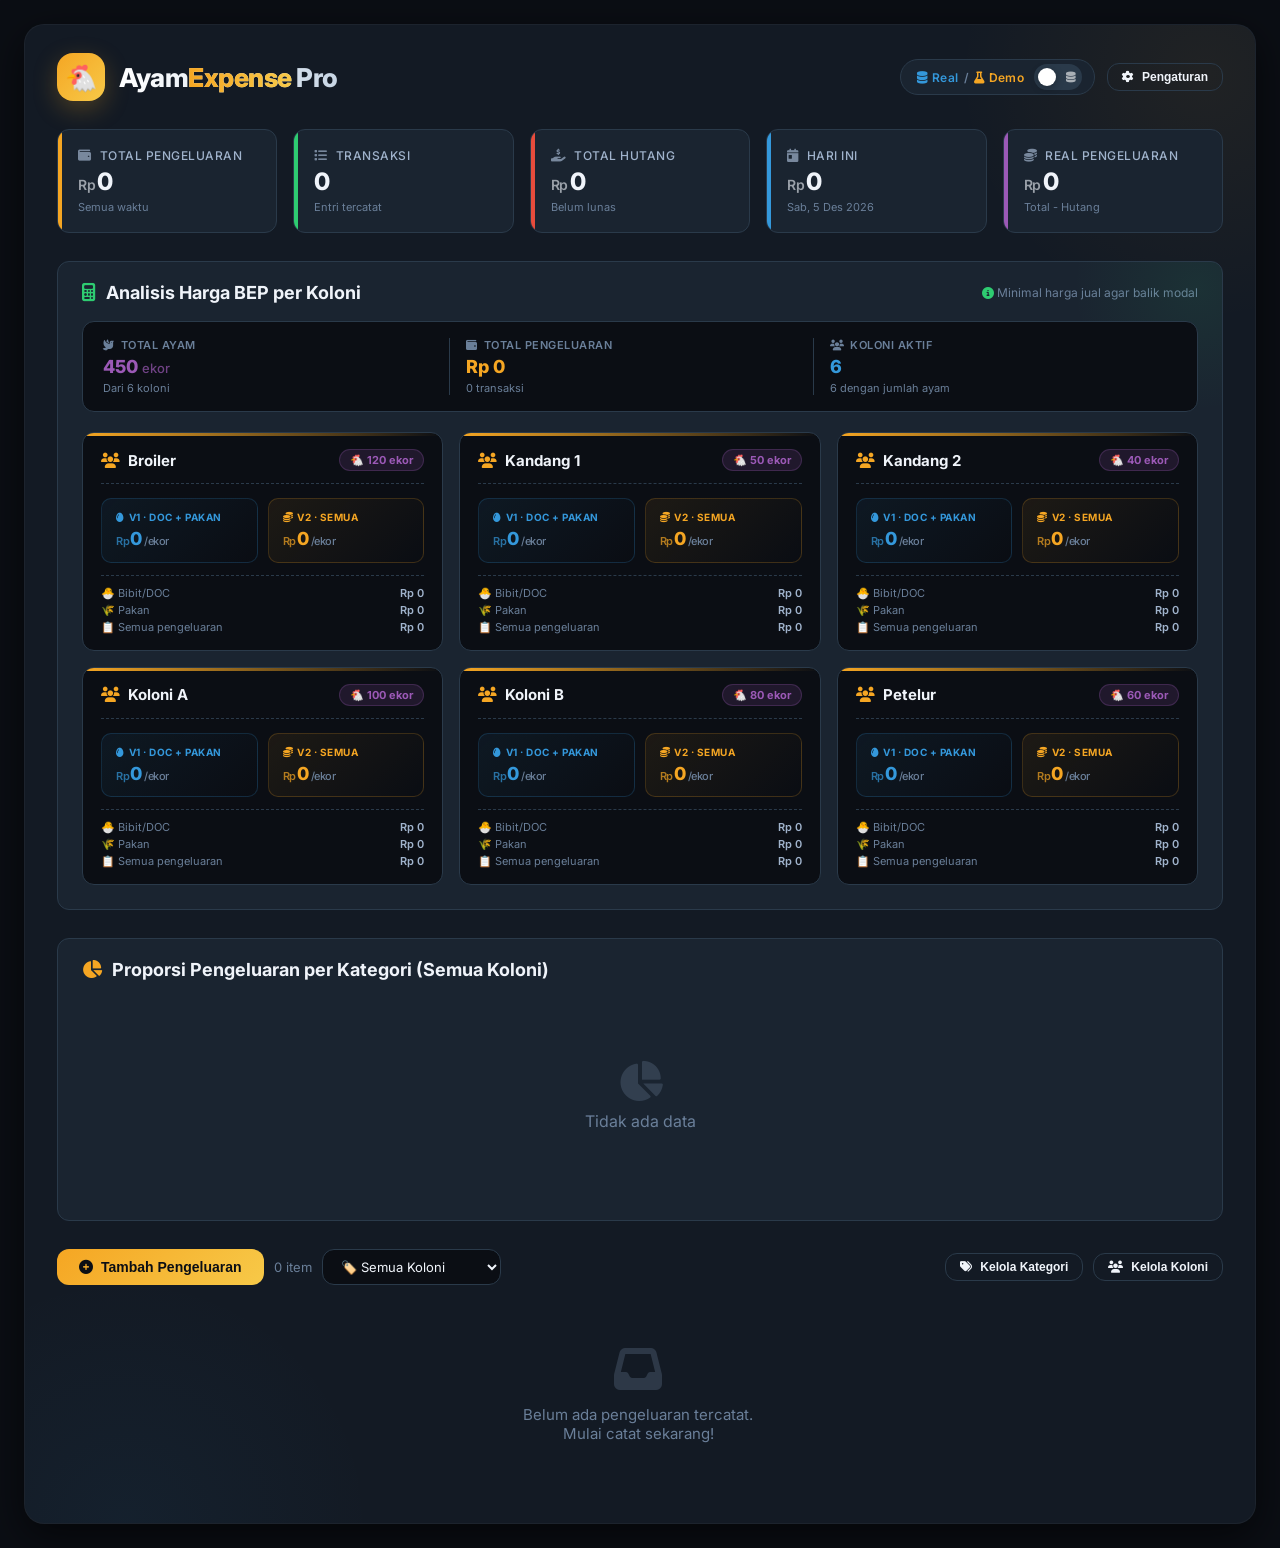
<file: apps/chiken/index.html>
<!DOCTYPE html>
<html lang="id">
<head>
    <meta charset="UTF-8" />
    <meta name="viewport" content="width=device-width, initial-scale=1.0" />
    <title>🐔 AyamExpense Pro - Kelola Pengeluaran Ayam</title>
    <link href="https://fonts.googleapis.com/css2?family=Inter:opsz,wght@14..32,400;14..32,500;14..32,600;14..32,700;14..32,800&display=swap" rel="stylesheet" />
    <link rel="stylesheet" href="https://cdnjs.cloudflare.com/ajax/libs/font-awesome/6.5.0/css/all.min.css" />
    <style>
        /* ===== RESET & VARIABLES ===== */
        * {
            margin: 0;
            padding: 0;
            box-sizing: border-box;
        }
        :root {
            --bg-primary: #0b0e14;
            --bg-secondary: #131a24;
            --bg-card: #1a2430;
            --bg-card-hover: #22303f;
            --text-primary: #f0f4fa;
            --text-secondary: #a0b3cc;
            --text-muted: #6a7f99;
            --accent: #f5a623;
            --accent-glow: rgba(245, 166, 35, 0.25);
            --green: #2ecc71;
            --red: #e74c3c;
            --blue: #3498db;
            --purple: #9b59b6;
            --border-color: #2a3a4a;
            --shadow: 0 12px 40px rgba(0, 0, 0, 0.6);
            --radius: 20px;
            --radius-sm: 12px;
            --transition: all 0.3s cubic-bezier(0.4, 0, 0.2, 1);
        }
        body {
            font-family: 'Inter', sans-serif;
            background: var(--bg-primary);
            color: var(--text-primary);
            min-height: 100vh;
            padding: 24px;
            display: flex;
            justify-content: center;
            align-items: flex-start;
        }
        ::-webkit-scrollbar {
            width: 6px;
        }
        ::-webkit-scrollbar-track {
            background: var(--bg-secondary);
        }
        ::-webkit-scrollbar-thumb {
            background: var(--accent);
            border-radius: 10px;
        }
        .app {
            max-width: 1280px;
            width: 100%;
            background: var(--bg-secondary);
            border-radius: var(--radius);
            padding: 28px 32px 40px;
            box-shadow: var(--shadow);
            border: 1px solid rgba(255, 255, 255, 0.04);
            position: relative;
            overflow: hidden;
        }
        .app::before {
            content: '';
            position: absolute;
            top: -200px;
            right: -200px;
            width: 500px;
            height: 500px;
            background: radial-gradient(circle, rgba(245, 166, 35, 0.06), transparent 70%);
            border-radius: 50%;
            pointer-events: none;
        }
        .app::after {
            content: '';
            position: absolute;
            bottom: -250px;
            left: -150px;
            width: 500px;
            height: 500px;
            background: radial-gradient(circle, rgba(52, 152, 219, 0.05), transparent 70%);
            border-radius: 50%;
            pointer-events: none;
        }

        /* ===== HEADER ===== */
        .header {
            display: flex;
            justify-content: space-between;
            align-items: center;
            flex-wrap: wrap;
            gap: 16px;
            margin-bottom: 28px;
            position: relative;
            z-index: 2;
        }
        .logo {
            display: flex;
            align-items: center;
            gap: 14px;
        }
        .logo-icon {
            width: 48px;
            height: 48px;
            background: linear-gradient(135deg, var(--accent), #f7c948);
            border-radius: 16px;
            display: flex;
            align-items: center;
            justify-content: center;
            font-size: 26px;
            box-shadow: 0 8px 24px var(--accent-glow);
        }
        .logo h1 {
            font-size: 26px;
            font-weight: 800;
            letter-spacing: -0.5px;
            background: linear-gradient(to right, #fff, #c8d6e5);
            -webkit-background-clip: text;
            -webkit-text-fill-color: transparent;
        }
        .logo h1 span {
            background: linear-gradient(to right, var(--accent), #f7c948);
            -webkit-background-clip: text;
            -webkit-text-fill-color: transparent;
        }
        .header-actions {
            display: flex;
            align-items: center;
            gap: 12px;
            flex-wrap: wrap;
        }
        .btn {
            padding: 10px 22px;
            border: none;
            border-radius: var(--radius-sm);
            font-weight: 600;
            font-size: 14px;
            cursor: pointer;
            transition: var(--transition);
            display: inline-flex;
            align-items: center;
            gap: 8px;
            background: var(--bg-card);
            color: var(--text-primary);
            border: 1px solid var(--border-color);
        }
        .btn:hover {
            background: var(--bg-card-hover);
            transform: translateY(-2px);
            box-shadow: 0 8px 20px rgba(0, 0, 0, 0.3);
        }
        .btn-primary {
            background: linear-gradient(135deg, var(--accent), #f7c948);
            color: #0b0e14;
            border: none;
            font-weight: 700;
        }
        .btn-primary:hover {
            transform: translateY(-2px) scale(1.02);
            box-shadow: 0 8px 30px var(--accent-glow);
            background: linear-gradient(135deg, #f7c948, var(--accent));
        }
        .btn-danger {
            background: rgba(231, 76, 60, 0.15);
            color: var(--red);
            border-color: rgba(231, 76, 60, 0.2);
        }
        .btn-danger:hover {
            background: rgba(231, 76, 60, 0.25);
            border-color: var(--red);
        }
        .btn-sm {
            padding: 6px 14px;
            font-size: 12px;
        }
        .btn-outline {
            background: transparent;
            border: 1px solid var(--border-color);
        }
        .btn-outline:hover {
            background: var(--bg-card);
            border-color: var(--text-secondary);
        }
        .btn-success {
            background: rgba(46, 204, 113, 0.15);
            color: var(--green);
            border-color: rgba(46, 204, 113, 0.2);
        }
        .btn-success:hover {
            background: rgba(46, 204, 113, 0.25);
            border-color: var(--green);
        }
        .btn-warning {
            background: rgba(245, 166, 35, 0.15);
            color: var(--accent);
            border-color: rgba(245, 166, 35, 0.2);
        }
        .btn-warning:hover {
            background: rgba(245, 166, 35, 0.25);
            border-color: var(--accent);
        }

        /* ===== TOGGLE SWITCH ===== */
        .toggle-wrapper {
            display: flex;
            align-items: center;
            gap: 10px;
            background: var(--bg-card);
            padding: 4px 12px 4px 16px;
            border-radius: 30px;
            border: 1px solid var(--border-color);
            transition: var(--transition);
        }
        .toggle-wrapper:hover {
            border-color: rgba(255, 255, 255, 0.15);
        }
        .toggle-wrapper .toggle-label {
            font-size: 12px;
            font-weight: 600;
            color: var(--text-secondary);
            letter-spacing: 0.3px;
            white-space: nowrap;
        }
        .toggle-wrapper .toggle-label .demo-badge {
            color: var(--accent);
        }
        .toggle-wrapper .toggle-label .real-badge {
            color: var(--blue);
        }
        .switch {
            position: relative;
            display: inline-block;
            width: 48px;
            height: 26px;
            flex-shrink: 0;
        }
        .switch input {
            opacity: 0;
            width: 0;
            height: 0;
        }
        .slider {
            position: absolute;
            cursor: pointer;
            top: 0;
            left: 0;
            right: 0;
            bottom: 0;
            background: var(--border-color);
            transition: var(--transition);
            border-radius: 30px;
        }
        .slider::before {
            content: '';
            position: absolute;
            height: 18px;
            width: 18px;
            left: 4px;
            bottom: 4px;
            background: #fff;
            transition: var(--transition);
            border-radius: 50%;
            box-shadow: 0 2px 8px rgba(0, 0, 0, 0.3);
        }
        .switch input:checked+.slider {
            background: var(--accent);
        }
        .switch input:checked+.slider::before {
            transform: translateX(22px);
        }
        .switch input:focus+.slider {
            box-shadow: 0 0 0 3px var(--accent-glow);
        }
        .switch .slider .slider-icons {
            position: absolute;
            top: 50%;
            transform: translateY(-50%);
            width: 100%;
            display: flex;
            justify-content: space-between;
            padding: 0 6px;
            font-size: 11px;
            pointer-events: none;
            color: rgba(255, 255, 255, 0.6);
        }
        .switch .slider .slider-icons .icon-left {
            opacity: 0.5;
        }
        .switch .slider .slider-icons .icon-right {
            opacity: 0.5;
        }
        .switch input:checked+.slider .slider-icons .icon-left {
            opacity: 1;
        }
        .switch input:checked+.slider .slider-icons .icon-right {
            opacity: 0.3;
        }
        .switch input:not(:checked)+.slider .slider-icons .icon-left {
            opacity: 0.3;
        }
        .switch input:not(:checked)+.slider .slider-icons .icon-right {
            opacity: 1;
        }
        .demo-indicator {
            font-size: 11px;
            font-weight: 700;
            padding: 2px 12px;
            border-radius: 30px;
            background: rgba(245, 166, 35, 0.15);
            color: var(--accent);
            border: 1px solid rgba(245, 166, 35, 0.2);
            display: none;
        }
        .demo-indicator.active {
            display: inline-block;
        }

        /* ===== STATS ===== */
        .stats {
            display: grid;
            grid-template-columns: repeat(auto-fit, minmax(150px, 1fr));
            gap: 16px;
            margin-bottom: 28px;
            position: relative;
            z-index: 2;
        }
        .stat-card {
            background: var(--bg-card);
            padding: 18px 20px;
            border-radius: var(--radius-sm);
            border: 1px solid var(--border-color);
            transition: var(--transition);
            position: relative;
            overflow: hidden;
        }
        .stat-card::after {
            content: '';
            position: absolute;
            top: 0;
            left: 0;
            width: 4px;
            height: 100%;
            border-radius: 0 4px 4px 0;
        }
        .stat-card:nth-child(1)::after {
            background: var(--accent);
        }
        .stat-card:nth-child(2)::after {
            background: var(--green);
        }
        .stat-card:nth-child(3)::after {
            background: var(--red);
        }
        .stat-card:nth-child(4)::after {
            background: var(--blue);
        }
        .stat-card:nth-child(5)::after {
            background: var(--purple);
        }
        .stat-card:hover {
            background: var(--bg-card-hover);
            transform: translateY(-3px);
        }
        .stat-label {
            font-size: 12px;
            font-weight: 500;
            color: var(--text-secondary);
            text-transform: uppercase;
            letter-spacing: 0.5px;
            margin-bottom: 4px;
            display: flex;
            align-items: center;
            gap: 8px;
        }
        .stat-label i {
            font-size: 13px;
            opacity: 0.7;
        }
        .stat-value {
            font-size: 24px;
            font-weight: 800;
            letter-spacing: -0.5px;
        }
        .stat-value .currency {
            font-size: 14px;
            font-weight: 600;
            opacity: 0.6;
            margin-right: 2px;
        }
        .stat-sub {
            font-size: 11px;
            color: var(--text-muted);
            margin-top: 4px;
        }

        /* ===== BEP SECTION ===== */
        .bep-section {
            margin-bottom: 28px;
            position: relative;
            z-index: 2;
        }
        .bep-section .card {
            padding: 20px 24px 24px;
            background: var(--bg-card);
            border-radius: var(--radius-sm);
            border: 1px solid var(--border-color);
            position: relative;
            overflow: hidden;
        }
        .bep-section .card::before {
            content: '';
            position: absolute;
            top: -100px;
            right: -100px;
            width: 250px;
            height: 250px;
            background: radial-gradient(circle, rgba(46, 204, 113, 0.08), transparent 70%);
            border-radius: 50%;
            pointer-events: none;
        }
        .bep-section .card-title {
            font-size: 18px;
            font-weight: 700;
            margin-bottom: 18px;
            display: flex;
            align-items: center;
            gap: 10px;
            flex-wrap: wrap;
        }
        .bep-section .card-title i {
            color: var(--green);
        }
        .bep-section .card-title .bep-info {
            font-size: 12px;
            font-weight: 400;
            color: var(--text-muted);
            margin-left: auto;
        }

        /* Summary */
        .bep-summary {
            background: var(--bg-primary);
            border-radius: var(--radius-sm);
            border: 1px solid var(--border-color);
            padding: 16px 20px;
            margin-bottom: 20px;
            display: grid;
            grid-template-columns: repeat(3, 1fr);
            gap: 16px;
            position: relative;
            z-index: 1;
        }
        .bep-summary-item {
            display: flex;
            flex-direction: column;
            gap: 4px;
            padding-right: 16px;
            border-right: 1px solid var(--border-color);
        }
        .bep-summary-item:last-child {
            border-right: none;
            padding-right: 0;
        }
        .bep-summary-label {
            font-size: 11px;
            font-weight: 600;
            color: var(--text-muted);
            text-transform: uppercase;
            letter-spacing: 0.5px;
            display: flex;
            align-items: center;
            gap: 6px;
        }
        .bep-summary-value {
            font-size: 18px;
            font-weight: 800;
            color: var(--text-primary);
        }
        .bep-summary-value.total-chickens {
            color: var(--purple);
        }
        .bep-summary-value.total-expense {
            color: var(--accent);
        }
        .bep-summary-value.total-colonies {
            color: var(--blue);
        }
        .bep-summary-sub {
            font-size: 11px;
            color: var(--text-muted);
        }

        /* Per colony grid */
        .bep-colony-grid {
            display: grid;
            grid-template-columns: repeat(auto-fit, minmax(280px, 1fr));
            gap: 16px;
            position: relative;
            z-index: 1;
        }
        .bep-colony-card {
            background: var(--bg-primary);
            border-radius: var(--radius-sm);
            border: 1px solid var(--border-color);
            padding: 16px 18px;
            position: relative;
            overflow: hidden;
            transition: var(--transition);
        }
        .bep-colony-card:hover {
            transform: translateY(-2px);
            border-color: rgba(255, 255, 255, 0.15);
        }
        .bep-colony-card::before {
            content: '';
            position: absolute;
            top: 0;
            left: 0;
            width: 100%;
            height: 3px;
            background: linear-gradient(90deg, var(--accent), transparent);
        }
        .bep-colony-header {
            display: flex;
            align-items: center;
            gap: 8px;
            margin-bottom: 14px;
            padding-bottom: 12px;
            border-bottom: 1px dashed var(--border-color);
            flex-wrap: wrap;
        }
        .bep-colony-header i {
            color: var(--accent);
            font-size: 15px;
        }
        .bep-colony-header .colony-name {
            font-size: 15px;
            font-weight: 700;
            color: var(--text-primary);
            flex: 1;
        }
        .bep-colony-header .chicken-badge {
            font-size: 11px;
            font-weight: 700;
            padding: 3px 10px;
            border-radius: 30px;
            background: rgba(155, 89, 182, 0.15);
            color: var(--purple);
            border: 1px solid rgba(155, 89, 182, 0.25);
        }
        .bep-colony-header .chicken-badge.no-count {
            background: rgba(106, 127, 153, 0.15);
            color: var(--text-muted);
            border-color: rgba(106, 127, 153, 0.25);
        }
        .bep-colony-body {
            display: grid;
            grid-template-columns: 1fr 1fr;
            gap: 10px;
            margin-bottom: 12px;
        }
        .bep-mini-card {
            padding: 12px 14px;
            border-radius: 10px;
            border: 1px solid var(--border-color);
            background: var(--bg-card);
            position: relative;
            overflow: hidden;
        }
        .bep-mini-card.bep-mini-v1 {
            background: linear-gradient(135deg, rgba(52, 152, 219, 0.08), transparent);
            border-color: rgba(52, 152, 219, 0.2);
        }
        .bep-mini-card.bep-mini-v2 {
            background: linear-gradient(135deg, rgba(245, 166, 35, 0.08), transparent);
            border-color: rgba(245, 166, 35, 0.2);
        }
        .bep-mini-label {
            font-size: 10px;
            font-weight: 700;
            text-transform: uppercase;
            letter-spacing: 0.5px;
            color: var(--text-muted);
            margin-bottom: 6px;
            display: flex;
            align-items: center;
            gap: 4px;
        }
        .bep-mini-card.bep-mini-v1 .bep-mini-label {
            color: var(--blue);
        }
        .bep-mini-card.bep-mini-v2 .bep-mini-label {
            color: var(--accent);
        }
        .bep-mini-value {
            font-size: 18px;
            font-weight: 800;
            letter-spacing: -0.5px;
            color: var(--text-primary);
            line-height: 1.15;
        }
        .bep-mini-card.bep-mini-v1 .bep-mini-value {
            color: var(--blue);
        }
        .bep-mini-card.bep-mini-v2 .bep-mini-value {
            color: var(--accent);
        }
        .bep-mini-value .currency {
            font-size: 11px;
            font-weight: 600;
            opacity: 0.7;
            margin-right: 1px;
        }
        .bep-mini-value .per-unit {
            font-size: 11px;
            font-weight: 500;
            color: var(--text-muted);
        }
        .bep-mini-sub {
            font-size: 10px;
            color: var(--text-muted);
            margin-top: 4px;
        }
        .bep-colony-detail {
            font-size: 11px;
            color: var(--text-muted);
            display: flex;
            flex-direction: column;
            gap: 3px;
            padding-top: 10px;
            border-top: 1px dashed var(--border-color);
        }
        .bep-colony-detail .row {
            display: flex;
            justify-content: space-between;
            gap: 8px;
        }
        .bep-colony-detail .row .lbl {
            color: var(--text-muted);
        }
        .bep-colony-detail .row .val {
            color: var(--text-secondary);
            font-weight: 600;
        }
        .bep-colony-empty {
            grid-column: 1 / -1;
            text-align: center;
            padding: 24px;
            color: var(--text-muted);
            font-size: 13px;
            background: var(--bg-primary);
            border-radius: var(--radius-sm);
            border: 1px dashed var(--border-color);
        }
        .bep-colony-empty i {
            margin-right: 6px;
        }

        /* ===== CHART SECTION ===== */
        .chart-section {
            margin-bottom: 28px;
            position: relative;
            z-index: 2;
        }
        .chart-section .card {
            padding: 20px 24px 24px;
            background: var(--bg-card);
            border-radius: var(--radius-sm);
            border: 1px solid var(--border-color);
            margin-bottom: 20px;
        }
        .chart-section .card:last-child {
            margin-bottom: 0;
        }
        .chart-section .card-title {
            font-size: 18px;
            font-weight: 700;
            margin-bottom: 16px;
            display: flex;
            align-items: center;
            gap: 10px;
        }
        .chart-section .card-title i {
            color: var(--accent);
        }
        .chart-wrapper {
            position: relative;
            display: flex;
            flex-wrap: wrap;
            gap: 20px;
            align-items: center;
            justify-content: center;
            min-height: 200px;
        }
        .chart-wrapper canvas {
            max-width: 280px;
            max-height: 280px;
            width: 100%;
            height: auto;
            aspect-ratio: 1/1;
        }
        .chart-legend {
            display: flex;
            flex-direction: column;
            gap: 6px;
            padding: 4px 0;
            min-width: 140px;
        }
        .legend-item {
            display: flex;
            align-items: center;
            gap: 10px;
            font-size: 13px;
            color: var(--text-secondary);
        }
        .legend-color {
            width: 14px;
            height: 14px;
            border-radius: 4px;
            flex-shrink: 0;
        }
        .legend-label {
            display: flex;
            justify-content: space-between;
            flex: 1;
            gap: 12px;
        }
        .legend-label .legend-name {
            white-space: nowrap;
            overflow: hidden;
            text-overflow: ellipsis;
        }
        .legend-label .legend-value {
            color: var(--text-primary);
            font-weight: 600;
            white-space: nowrap;
        }
        .chart-empty {
            text-align: center;
            padding: 30px 20px;
            color: var(--text-muted);
            width: 100%;
        }
        .chart-empty i {
            font-size: 40px;
            opacity: 0.3;
            margin-bottom: 10px;
            display: block;
        }
        .colony-charts-grid {
            display: grid;
            grid-template-columns: repeat(auto-fit, minmax(300px, 1fr));
            gap: 24px;
        }
        .colony-chart-card {
            background: var(--bg-card);
            border-radius: var(--radius-sm);
            border: 1px solid var(--border-color);
            padding: 16px 20px 20px;
        }
        .colony-chart-card .colony-title {
            font-size: 15px;
            font-weight: 700;
            margin-bottom: 12px;
            display: flex;
            align-items: center;
            gap: 8px;
            color: var(--text-primary);
            flex-wrap: wrap;
        }
        .colony-chart-card .colony-title i {
            color: var(--accent);
        }
        .colony-chart-card .colony-title .chicken-count {
            font-size: 11px;
            font-weight: 600;
            padding: 2px 10px;
            border-radius: 30px;
            background: rgba(245, 166, 35, 0.15);
            color: var(--accent);
            border: 1px solid rgba(245, 166, 35, 0.2);
        }
        .colony-chart-card .chart-wrapper {
            min-height: 160px;
            gap: 12px;
        }
        .colony-chart-card .chart-wrapper canvas {
            max-width: 180px;
            max-height: 180px;
        }
        .colony-chart-card .chart-legend {
            min-width: 100px;
            font-size: 12px;
        }
        .colony-chart-card .legend-item {
            font-size: 12px;
        }
        .colony-chart-card .legend-color {
            width: 12px;
            height: 12px;
        }

        /* ===== TOOLBAR ===== */
        .toolbar {
            display: flex;
            justify-content: space-between;
            align-items: center;
            flex-wrap: wrap;
            gap: 12px;
            margin-bottom: 20px;
            position: relative;
            z-index: 2;
        }
        .toolbar-left {
            display: flex;
            align-items: center;
            gap: 10px;
            flex-wrap: wrap;
        }
        .toolbar-right {
            display: flex;
            align-items: center;
            gap: 10px;
            flex-wrap: wrap;
        }
        .filter-select {
            background: var(--bg-primary);
            color: var(--text-primary);
            border: 1px solid var(--border-color);
            border-radius: var(--radius-sm);
            padding: 8px 14px;
            font-family: 'Inter', sans-serif;
            font-size: 13px;
            cursor: pointer;
            outline: none;
            min-width: 140px;
        }
        .filter-select:focus {
            border-color: var(--accent);
            box-shadow: 0 0 0 3px var(--accent-glow);
        }

        /* ===== EXPENSE LIST ===== */
        .expense-list {
            display: flex;
            flex-direction: column;
            gap: 10px;
            max-height: 420px;
            overflow-y: auto;
            padding-right: 4px;
        }
        .expense-item {
            background: var(--bg-card);
            padding: 14px 18px;
            border-radius: var(--radius-sm);
            display: flex;
            flex-wrap: wrap;
            justify-content: space-between;
            align-items: center;
            border: 1px solid var(--border-color);
            transition: var(--transition);
            animation: slideUp 0.3s ease;
            gap: 8px;
        }
        .expense-item:hover {
            border-color: rgba(255, 255, 255, 0.12);
            background: var(--bg-card-hover);
        }
        .expense-info {
            display: flex;
            flex-direction: column;
            gap: 4px;
            flex: 1;
            min-width: 150px;
        }
        .expense-info .name {
            font-weight: 600;
            font-size: 15px;
            display: flex;
            align-items: center;
            flex-wrap: wrap;
            gap: 6px;
        }
        .expense-info .name .category-badge {
            font-size: 10px;
            font-weight: 600;
            padding: 2px 12px;
            border-radius: 30px;
            background: var(--bg-primary);
            color: var(--text-secondary);
            border: 1px solid var(--border-color);
            text-transform: uppercase;
            letter-spacing: 0.3px;
        }
        .expense-info .meta {
            font-size: 12px;
            color: var(--text-muted);
            display: flex;
            align-items: center;
            flex-wrap: wrap;
            gap: 12px;
        }
        .expense-info .meta i {
            margin-right: 4px;
            font-size: 11px;
        }
        .expense-info .meta .debt-badge {
            background: rgba(231, 76, 60, 0.2);
            color: var(--red);
            padding: 0 10px;
            border-radius: 30px;
            font-size: 10px;
            font-weight: 700;
            border: 1px solid rgba(231, 76, 60, 0.3);
            text-transform: uppercase;
        }
        .expense-info .meta .paid-badge {
            background: rgba(46, 204, 113, 0.15);
            color: var(--green);
            padding: 0 10px;
            border-radius: 30px;
            font-size: 10px;
            font-weight: 700;
            border: 1px solid rgba(46, 204, 113, 0.2);
            text-transform: uppercase;
        }
        .expense-amount {
            font-weight: 700;
            font-size: 18px;
            color: var(--accent);
            white-space: nowrap;
        }
        .expense-amount .currency {
            font-size: 13px;
            font-weight: 600;
            opacity: 0.6;
        }
        .expense-actions {
            display: flex;
            gap: 4px;
        }
        .expense-actions button {
            background: transparent;
            border: none;
            color: var(--text-muted);
            cursor: pointer;
            padding: 6px 8px;
            border-radius: 8px;
            transition: var(--transition);
            font-size: 14px;
        }
        .expense-actions button:hover {
            background: rgba(231, 76, 60, 0.15);
            color: var(--red);
        }
        .expense-actions button.edit-btn:hover {
            background: rgba(52, 152, 219, 0.15);
            color: var(--blue);
        }

        .empty-state {
            text-align: center;
            padding: 40px 20px;
            color: var(--text-muted);
        }
        .empty-state i {
            font-size: 48px;
            opacity: 0.3;
            margin-bottom: 12px;
            display: block;
        }
        .empty-state p {
            font-size: 15px;
        }

        /* ===== MODAL ===== */
        .modal-overlay {
            position: fixed;
            top: 0;
            left: 0;
            right: 0;
            bottom: 0;
            background: rgba(0, 0, 0, 0.7);
            backdrop-filter: blur(8px);
            z-index: 1000;
            display: none;
            justify-content: center;
            align-items: center;
            padding: 20px;
            animation: fadeIn 0.25s ease;
        }
        .modal-overlay.active {
            display: flex;
        }
        .modal {
            background: var(--bg-secondary);
            border-radius: var(--radius);
            max-width: 580px;
            width: 100%;
            max-height: 90vh;
            overflow-y: auto;
            padding: 32px 36px;
            border: 1px solid var(--border-color);
            box-shadow: var(--shadow);
            animation: slideUpModal 0.3s ease;
        }
        .modal-header {
            display: flex;
            justify-content: space-between;
            align-items: center;
            margin-bottom: 24px;
        }
        .modal-header h2 {
            font-size: 22px;
            font-weight: 700;
            display: flex;
            align-items: center;
            gap: 12px;
        }
        .modal-header h2 i {
            color: var(--accent);
        }
        .modal-close {
            background: none;
            border: none;
            color: var(--text-muted);
            font-size: 24px;
            cursor: pointer;
            padding: 4px 8px;
            border-radius: 8px;
            transition: var(--transition);
        }
        .modal-close:hover {
            background: var(--bg-card);
            color: var(--text-primary);
        }
        .modal .form-group {
            margin-bottom: 16px;
        }
        .modal .form-group label {
            display: block;
            font-size: 13px;
            font-weight: 600;
            color: var(--text-secondary);
            margin-bottom: 5px;
        }
        .modal .form-group label i {
            margin-right: 6px;
            opacity: 0.6;
        }
        .modal .form-control {
            width: 100%;
            padding: 12px 16px;
            background: var(--bg-primary);
            border: 1px solid var(--border-color);
            border-radius: var(--radius-sm);
            color: var(--text-primary);
            font-size: 14px;
            font-family: 'Inter', sans-serif;
            transition: var(--transition);
            outline: none;
        }
        .modal .form-control:focus {
            border-color: var(--accent);
            box-shadow: 0 0 0 3px var(--accent-glow);
        }
        .modal .form-control::placeholder {
            color: var(--text-muted);
        }
        .modal .form-control[type="date"] {
            color-scheme: dark;
        }
        .modal select.form-control {
            appearance: none;
            background-image: url("data:image/svg+xml,%3Csvg xmlns='http://www.w3.org/2000/svg' width='12' height='12' viewBox='0 0 12 12'%3E%3Cpath fill='%236a7f99' d='M6 8L1 3h10z'/%3E%3C/svg%3E");
            background-repeat: no-repeat;
            background-position: right 14px center;
            padding-right: 40px;
            cursor: pointer;
        }
        .modal select.form-control option {
            background: var(--bg-primary);
        }
        .modal .form-row {
            display: grid;
            grid-template-columns: 1fr 1fr;
            gap: 14px;
        }
        .modal .form-check {
            display: flex;
            align-items: center;
            gap: 10px;
            margin-top: 6px;
            cursor: pointer;
        }
        .modal .form-check input[type="checkbox"] {
            width: 18px;
            height: 18px;
            accent-color: var(--accent);
            cursor: pointer;
            filter: drop-shadow(0 0 4px rgba(245, 166, 35, 0.3));
        }
        .modal .form-check label {
            font-size: 14px;
            font-weight: 500;
            color: var(--text-secondary);
            cursor: pointer;
        }
        .modal .btn-submit {
            width: 100%;
            padding: 14px;
            font-size: 16px;
            font-weight: 700;
            margin-top: 10px;
            border: none;
            border-radius: var(--radius-sm);
            background: linear-gradient(135deg, var(--accent), #f7c948);
            color: #0b0e14;
            cursor: pointer;
            transition: var(--transition);
            display: flex;
            align-items: center;
            justify-content: center;
            gap: 10px;
        }
        .modal .btn-submit:hover {
            transform: translateY(-2px);
            box-shadow: 0 8px 30px var(--accent-glow);
        }
        .modal .btn-submit-edit {
            background: linear-gradient(135deg, var(--blue), #2980b9);
        }
        .modal .btn-submit-edit:hover {
            box-shadow: 0 8px 30px rgba(52, 152, 219, 0.3);
        }
        #modalPaymentDateGroup {
            transition: all 0.3s ease;
        }
        #modalPaymentDateGroup.hidden {
            display: none;
        }
        #modalPaymentDateGroup.visible {
            display: block;
            animation: fadeIn 0.3s ease;
        }

        /* ===== SETTINGS MODAL ===== */
        .settings-modal .modal {
            max-width: 500px;
        }
        .settings-section {
            margin-bottom: 20px;
        }
        .settings-section:last-child {
            margin-bottom: 0;
        }
        .settings-section .section-title {
            font-size: 14px;
            font-weight: 600;
            color: var(--text-secondary);
            margin-bottom: 10px;
            display: flex;
            align-items: center;
            gap: 8px;
        }
        .settings-section .section-title i {
            font-size: 14px;
        }
        .settings-btn-group {
            display: flex;
            flex-direction: column;
            gap: 8px;
        }
        .settings-btn-group .btn {
            justify-content: center;
            padding: 12px;
            font-size: 14px;
            width: 100%;
        }
        .settings-btn-group .btn i {
            font-size: 16px;
        }
        .settings-divider {
            border: none;
            border-top: 1px solid var(--border-color);
            margin: 16px 0;
        }
        .settings-note {
            font-size: 12px;
            color: var(--text-muted);
            text-align: center;
            margin-top: 12px;
            padding: 10px;
            background: var(--bg-primary);
            border-radius: var(--radius-sm);
        }
        .settings-note i {
            margin-right: 6px;
        }

        /* ===== COLONY & CATEGORY MODAL ===== */
        .list-modal .modal {
            max-width: 540px;
        }
        .list-item {
            display: flex;
            justify-content: space-between;
            align-items: center;
            padding: 12px 16px;
            background: var(--bg-primary);
            border-radius: var(--radius-sm);
            border: 1px solid var(--border-color);
            margin-bottom: 8px;
            transition: var(--transition);
            gap: 8px;
        }
        .list-item:hover {
            border-color: rgba(255, 255, 255, 0.12);
        }
        .list-item .item-name {
            font-weight: 500;
            font-size: 14px;
            display: flex;
            align-items: center;
            flex-wrap: wrap;
            gap: 6px;
            flex: 1;
        }
        .list-item .item-name .count-badge {
            font-size: 11px;
            font-weight: 700;
            padding: 2px 10px;
            border-radius: 30px;
            background: rgba(245, 166, 35, 0.15);
            color: var(--accent);
            border: 1px solid rgba(245, 166, 35, 0.25);
        }
        .list-item .item-actions {
            display: flex;
            gap: 6px;
            flex-shrink: 0;
        }
        .list-item .item-actions button {
            background: transparent;
            border: none;
            color: var(--text-muted);
            cursor: pointer;
            padding: 4px 8px;
            border-radius: 6px;
            transition: var(--transition);
            font-size: 13px;
        }
        .list-item .item-actions button:hover {
            background: rgba(231, 76, 60, 0.15);
            color: var(--red);
        }
        .list-item .item-actions button.edit-item-btn:hover {
            background: rgba(52, 152, 219, 0.15);
            color: var(--blue);
        }
        .list-empty {
            text-align: center;
            padding: 30px 20px;
            color: var(--text-muted);
        }
        .list-empty i {
            font-size: 36px;
            opacity: 0.3;
            margin-bottom: 10px;
            display: block;
        }
        .modal .add-row {
            display: flex;
            gap: 10px;
            margin-top: 6px;
            flex-wrap: wrap;
        }
        .modal .add-row .form-control {
            flex: 1;
            min-width: 100px;
        }
        .modal .add-row .form-control.count-input {
            flex: 0 0 100px;
        }
        .modal .add-row .btn {
            flex-shrink: 0;
        }

        /* ===== EDIT COLONY MODAL ===== */
        .edit-colony-modal .modal {
            max-width: 420px;
        }

        /* ===== FILE INPUT HIDDEN ===== */
        #fileInput {
            display: none;
        }

        /* ===== ANIMATIONS ===== */
        @keyframes slideUp {
            from {
                opacity: 0;
                transform: translateY(12px);
            }
            to {
                opacity: 1;
                transform: translateY(0);
            }
        }
        @keyframes slideUpModal {
            from {
                opacity: 0;
                transform: translateY(30px) scale(0.96);
            }
            to {
                opacity: 1;
                transform: translateY(0) scale(1);
            }
        }
        @keyframes fadeIn {
            from {
                opacity: 0;
            }
            to {
                opacity: 1;
            }
        }

        /* ===== TOAST ===== */
        .toast-container {
            position: fixed;
            bottom: 24px;
            right: 24px;
            z-index: 9999;
            display: flex;
            flex-direction: column;
            gap: 10px;
        }
        .toast {
            background: var(--bg-card);
            border: 1px solid var(--border-color);
            padding: 14px 22px;
            border-radius: var(--radius-sm);
            box-shadow: 0 12px 40px rgba(0, 0, 0, 0.6);
            color: var(--text-primary);
            font-size: 14px;
            font-weight: 500;
            display: flex;
            align-items: center;
            gap: 12px;
            animation: slideIn 0.4s ease;
            min-width: 240px;
            backdrop-filter: blur(12px);
            background: rgba(26, 36, 48, 0.92);
        }
        .toast i {
            font-size: 20px;
        }
        .toast.success i {
            color: var(--green);
        }
        .toast.error i {
            color: var(--red);
        }
        .toast.info i {
            color: var(--blue);
        }
        @keyframes slideIn {
            from {
                opacity: 0;
                transform: translateX(40px);
            }
            to {
                opacity: 1;
                transform: translateX(0);
            }
        }

        /* ===== RESPONSIVE ===== */
        @media (max-width: 1024px) {
            .bep-summary {
                grid-template-columns: 1fr 1fr;
            }
            .bep-summary-item:nth-child(2) {
                border-right: none;
            }
            .bep-summary-item:nth-child(3) {
                grid-column: 1 / -1;
                border-right: none;
                padding-right: 0;
                border-top: 1px solid var(--border-color);
                padding-top: 12px;
            }
        }
        @media (max-width: 768px) {
            .app {
                padding: 16px;
            }
            .header {
                flex-direction: column;
                align-items: stretch;
                gap: 12px;
            }
            .header-actions {
                justify-content: space-between;
                flex-wrap: wrap;
            }
            .toolbar {
                flex-direction: column;
                align-items: stretch;
            }
            .toolbar-left,
            .toolbar-right {
                flex-wrap: wrap;
            }
            .modal {
                padding: 24px 20px;
            }
            .modal .form-row {
                grid-template-columns: 1fr;
            }
            .stats {
                grid-template-columns: 1fr 1fr;
                gap: 10px;
            }
            .stat-card {
                padding: 14px 16px;
            }
            .stat-value {
                font-size: 20px;
            }
            .expense-item {
                flex-direction: column;
                align-items: stretch;
            }
            .expense-amount {
                font-size: 16px;
            }
            .expense-actions {
                justify-content: flex-end;
                margin-top: 4px;
            }
            .toggle-wrapper .toggle-label {
                display: none;
            }
            .switch {
                width: 42px;
                height: 24px;
            }
            .switch input:checked+.slider::before {
                transform: translateX(18px);
            }
            .slider::before {
                height: 16px;
                width: 16px;
                left: 4px;
                bottom: 4px;
            }
            .chart-wrapper {
                flex-direction: column;
                align-items: center;
            }
            .chart-wrapper canvas {
                max-width: 220px;
                max-height: 220px;
            }
            .chart-legend {
                width: 100%;
                max-width: 280px;
                flex-direction: row;
                flex-wrap: wrap;
                justify-content: center;
                gap: 4px 16px;
            }
            .legend-item {
                font-size: 12px;
            }
            .filter-select {
                min-width: 100px;
                font-size: 12px;
                padding: 6px 10px;
            }
            .colony-charts-grid {
                grid-template-columns: 1fr;
            }
            .colony-chart-card .chart-wrapper canvas {
                max-width: 160px;
                max-height: 160px;
            }
            .settings-btn-group .btn {
                font-size: 13px;
                padding: 10px;
            }
            .modal .add-row .form-control.count-input {
                flex: 1;
            }
            .bep-section .card-title .bep-info {
                margin-left: 0;
                width: 100%;
            }
        }
        @media (max-width: 420px) {
            .stats {
                grid-template-columns: 1fr;
            }
            .logo h1 {
                font-size: 20px;
            }
            .logo-icon {
                width: 40px;
                height: 40px;
                font-size: 20px;
            }
            .modal {
                padding: 16px;
            }
            .chart-wrapper canvas {
                max-width: 180px;
                max-height: 180px;
            }
            .colony-chart-card .chart-wrapper canvas {
                max-width: 140px;
                max-height: 140px;
            }
            .bep-summary {
                grid-template-columns: 1fr;
            }
            .bep-summary-item {
                border-right: none;
                padding-right: 0;
                border-bottom: 1px solid var(--border-color);
                padding-bottom: 10px;
            }
            .bep-summary-item:last-child {
                border-bottom: none;
                padding-bottom: 0;
            }
            .bep-colony-body {
                grid-template-columns: 1fr;
            }
        }
    </style>
</head>
<body>

    <div class="app" id="app">

        <!-- ===== HEADER ===== -->
        <header class="header">
            <div class="logo">
                <div class="logo-icon">🐔</div>
                <h1>Ayam<span>Expense</span> Pro</h1>
            </div>
            <div class="header-actions">
                <div class="toggle-wrapper">
                    <span class="toggle-label">
                        <span class="real-badge"><i class="fas fa-database"></i> Real</span>
                        <span style="color:var(--text-muted);margin:0 2px;">/</span>
                        <span class="demo-badge"><i class="fas fa-flask"></i> Demo</span>
                    </span>
                    <label class="switch">
                        <input type="checkbox" id="demoToggle" />
                        <span class="slider">
                            <span class="slider-icons">
                                <span class="icon-left"><i class="fas fa-flask"></i></span>
                                <span class="icon-right"><i class="fas fa-database"></i></span>
                            </span>
                        </span>
                    </label>
                    <span class="demo-indicator" id="demoIndicator"><i class="fas fa-flask"></i> Demo</span>
                </div>
                <button class="btn btn-outline btn-sm" id="settingsBtn">
                    <i class="fas fa-cog"></i> Pengaturan
                </button>
            </div>
        </header>

        <!-- ===== STATS ===== -->
        <section class="stats" id="statsContainer">
            <div class="stat-card">
                <div class="stat-label"><i class="fas fa-wallet"></i> Total Pengeluaran</div>
                <div class="stat-value"><span class="currency">Rp</span><span id="totalExpense">0</span></div>
                <div class="stat-sub">Semua waktu</div>
            </div>
            <div class="stat-card">
                <div class="stat-label"><i class="fas fa-list"></i> Transaksi</div>
                <div class="stat-value" id="totalCount">0</div>
                <div class="stat-sub">Entri tercatat</div>
            </div>
            <div class="stat-card">
                <div class="stat-label"><i class="fas fa-hand-holding-usd"></i> Total Hutang</div>
                <div class="stat-value"><span class="currency">Rp</span><span id="totalDebt">0</span></div>
                <div class="stat-sub">Belum lunas</div>
            </div>
            <div class="stat-card">
                <div class="stat-label"><i class="fas fa-calendar-day"></i> Hari Ini</div>
                <div class="stat-value"><span class="currency">Rp</span><span id="todayExpense">0</span></div>
                <div class="stat-sub" id="todayDate"></div>
            </div>
            <div class="stat-card">
                <div class="stat-label"><i class="fas fa-coins"></i> Real Pengeluaran</div>
                <div class="stat-value"><span class="currency">Rp</span><span id="realExpense">0</span></div>
                <div class="stat-sub">Total - Hutang</div>
            </div>
        </section>

        <!-- ===== BEP SECTION ===== -->
        <section class="bep-section">
            <div class="card">
                <div class="card-title">
                    <i class="fas fa-calculator"></i> Analisis Harga BEP per Koloni
                    <span class="bep-info"><i class="fas fa-info-circle"></i> Minimal harga jual agar balik modal</span>
                </div>

                <!-- Summary -->
                <div class="bep-summary" id="bepSummary"></div>

                <!-- Per Colony Grid -->
                <div class="bep-colony-grid" id="bepColonyGrid"></div>
            </div>
        </section>

        <!-- ===== CHART: SEMUA KOLONI ===== -->
        <section class="chart-section" id="chartSection">
            <div class="card">
                <div class="card-title"><i class="fas fa-chart-pie"></i> Proporsi Pengeluaran per Kategori (Semua Koloni)</div>
                <div class="chart-wrapper" id="chartWrapper">
                    <canvas id="categoryChart"></canvas>
                    <div class="chart-legend" id="chartLegend"></div>
                </div>
            </div>

            <!-- ===== CHART PER KOLONI ===== -->
            <div id="colonyChartsContainer" style="display:none;">
                <div class="card">
                    <div class="card-title"><i class="fas fa-chart-pie"></i> Proporsi per Koloni</div>
                    <div class="colony-charts-grid" id="colonyChartsGrid"></div>
                </div>
            </div>
        </section>

        <!-- ===== TOOLBAR ===== -->
        <div class="toolbar">
            <div class="toolbar-left">
                <button class="btn btn-primary" id="openAddModalBtn">
                    <i class="fas fa-plus-circle"></i> Tambah Pengeluaran
                </button>
                <span class="expense-count" id="listCount" style="font-size:13px;color:var(--text-muted);">0 item</span>
                <select class="filter-select" id="colonyFilter">
                    <option value="Semua">🏷️ Semua Koloni</option>
                </select>
            </div>
            <div class="toolbar-right">
                <button class="btn btn-outline btn-sm" id="openCategoryModalBtn">
                    <i class="fas fa-tags"></i> Kelola Kategori
                </button>
                <button class="btn btn-outline btn-sm" id="openColonyModalBtn">
                    <i class="fas fa-users"></i> Kelola Koloni
                </button>
            </div>
        </div>

        <!-- ===== EXPENSE LIST ===== -->
        <div class="expense-list" id="expenseList"></div>

    </div>

    <!-- ============================================================ -->
    <!-- MODAL: TAMBAH / EDIT PENGELUARAN -->
    <!-- ============================================================ -->
    <div class="modal-overlay" id="expenseModalOverlay">
        <div class="modal" id="expenseModal">
            <div class="modal-header">
                <h2 id="expenseModalTitle"><i class="fas fa-plus-circle"></i> Tambah Pengeluaran</h2>
                <button class="modal-close" id="closeExpenseModal">&times;</button>
            </div>
            <form id="expenseForm">
                <div class="form-group">
                    <label><i class="fas fa-tag"></i> Nama / Keterangan</label>
                    <input type="text" class="form-control" id="modalExpenseName" placeholder="Misal: Pakan BR-1" required />
                </div>
                <div class="form-row">
                    <div class="form-group">
                        <label><i class="fas fa-coins"></i> Jumlah (Rp)</label>
                        <input type="text" class="form-control" id="modalExpenseAmount" placeholder="0" required />
                    </div>
                    <div class="form-group">
                        <label><i class="fas fa-folder"></i> Kategori</label>
                        <select class="form-control" id="modalExpenseCategory"></select>
                    </div>
                </div>
                <div class="form-row">
                    <div class="form-group">
                        <label><i class="fas fa-calendar-alt"></i> Tanggal Transaksi</label>
                        <input type="date" class="form-control" id="modalExpenseDate" required />
                    </div>
                    <div class="form-group">
                        <label><i class="fas fa-users"></i> Koloni / Jenis Ayam</label>
                        <select class="form-control" id="modalExpenseColony">
                            <option value="">Pilih koloni...</option>
                        </select>
                    </div>
                </div>
                <div class="form-group">
                    <div class="form-check">
                        <input type="checkbox" id="modalExpenseDebt" />
                        <label for="modalExpenseDebt"><i class="fas fa-hand-holding-usd"></i> Masih Hutang (belum dibayar)</label>
                    </div>
                </div>
                <div class="form-group" id="modalPaymentDateGroup" style="display:none;">
                    <label><i class="fas fa-calendar-check"></i> Tanggal Pelunasan <span style="color:var(--text-muted);font-weight:400;">(isi jika sudah dibayar)</span></label>
                    <input type="date" class="form-control" id="modalExpensePaidDate" />
                </div>
                <button type="submit" class="btn-submit" id="modalSubmitBtn">
                    <i class="fas fa-plus"></i> Tambahkan
                </button>
            </form>
        </div>
    </div>

    <!-- ============================================================ -->
    <!-- MODAL: KELOLA KOLONI -->
    <!-- ============================================================ -->
    <div class="modal-overlay list-modal" id="colonyModalOverlay">
        <div class="modal" id="colonyModal">
            <div class="modal-header">
                <h2><i class="fas fa-users" style="color:var(--accent);"></i> Kelola Koloni</h2>
                <button class="modal-close" id="closeColonyModal">&times;</button>
            </div>
            <div id="colonyListContainer"></div>
            <div class="add-row" style="margin-top:16px;">
                <input type="text" class="form-control" id="newColonyInput" placeholder="Nama koloni baru..." />
                <input type="number" class="form-control count-input" id="newColonyCount" placeholder="Jumlah" min="0" />
                <button class="btn btn-primary" id="addColonyBtn"><i class="fas fa-plus"></i> Tambah</button>
            </div>
            <div style="margin-top:12px;font-size:12px;color:var(--text-muted);">
                <i class="fas fa-info-circle"></i> Koloni yang sudah dipakai tidak bisa dihapus.
            </div>
        </div>
    </div>

    <!-- ============================================================ -->
    <!-- MODAL: EDIT KOLONI -->
    <!-- ============================================================ -->
    <div class="modal-overlay edit-colony-modal" id="editColonyModalOverlay">
        <div class="modal" id="editColonyModal">
            <div class="modal-header">
                <h2><i class="fas fa-pen" style="color:var(--blue);"></i> Edit Koloni</h2>
                <button class="modal-close" id="closeEditColonyModal">&times;</button>
            </div>
            <div class="form-group">
                <label><i class="fas fa-users"></i> Nama Koloni</label>
                <input type="text" class="form-control" id="editColonyNameInput" placeholder="Nama koloni..." required />
            </div>
            <div class="form-group">
                <label><i class="fas fa-dove"></i> Jumlah Ayam (ekor)</label>
                <input type="number" class="form-control" id="editColonyCountInput" placeholder="0" min="0" />
            </div>
            <button class="btn-submit" id="saveEditColonyBtn">
                <i class="fas fa-save"></i> Simpan Perubahan
            </button>
        </div>
    </div>

    <!-- ============================================================ -->
    <!-- MODAL: KELOLA KATEGORI -->
    <!-- ============================================================ -->
    <div class="modal-overlay list-modal" id="categoryModalOverlay">
        <div class="modal" id="categoryModal">
            <div class="modal-header">
                <h2><i class="fas fa-tags" style="color:var(--accent);"></i> Kelola Kategori</h2>
                <button class="modal-close" id="closeCategoryModal">&times;</button>
            </div>
            <div id="categoryListContainer"></div>
            <div class="add-row" style="margin-top:16px;">
                <input type="text" class="form-control" id="newCategoryInput" placeholder="Nama kategori baru..." />
                <button class="btn btn-primary" id="addCategoryBtn"><i class="fas fa-plus"></i> Tambah</button>
            </div>
            <div style="margin-top:12px;font-size:12px;color:var(--text-muted);">
                <i class="fas fa-info-circle"></i> Kategori yang sudah dipakai tidak bisa dihapus.
            </div>
        </div>
    </div>

    <!-- ============================================================ -->
    <!-- MODAL: PENGATURAN -->
    <!-- ============================================================ -->
    <div class="modal-overlay settings-modal" id="settingsModalOverlay">
        <div class="modal" id="settingsModal">
            <div class="modal-header">
                <h2><i class="fas fa-cog" style="color:var(--accent);"></i> Pengaturan</h2>
                <button class="modal-close" id="closeSettingsModal">&times;</button>
            </div>

            <div class="settings-section">
                <div class="section-title"><i class="fas fa-database" style="color:var(--blue);"></i> Manajemen Data</div>
                <div class="settings-btn-group">
                    <button class="btn btn-success" id="exportDataBtn">
                        <i class="fas fa-file-export"></i> Export Data (JSON)
                    </button>
                    <button class="btn btn-primary" id="importDataBtn">
                        <i class="fas fa-file-import"></i> Import Data (JSON)
                    </button>
                    <input type="file" id="fileInput" accept=".json" />
                </div>
            </div>

            <hr class="settings-divider" />

            <div class="settings-section">
                <div class="section-title"><i class="fas fa-exclamation-triangle" style="color:var(--red);"></i> Data Berbahaya</div>
                <div class="settings-btn-group">
                    <button class="btn btn-danger" id="resetDataBtn">
                        <i class="fas fa-trash-alt"></i> Reset Semua Data
                    </button>
                </div>
            </div>

            <div class="settings-note">
                <i class="fas fa-info-circle"></i> Data disimpan di localStorage browser Anda.
            </div>
        </div>
    </div>

    <!-- ===== TOAST ===== -->
    <div class="toast-container" id="toastContainer"></div>

    <script>
        // ============================================================
        //  DATA
        // ============================================================
        const STORAGE_KEY = 'ayam_expense_pro_data';
        const DEMO_MODE_KEY = 'ayam_demo_mode';
        const COLONY_LIST_KEY = 'ayam_colony_list';
        const CATEGORY_LIST_KEY = 'ayam_categories_list';

        const DEFAULT_CATEGORIES = ['Pakan', 'Obat & Vaksin', 'Peralatan', 'Kandang', 'Bibit/DOC', 'Listrik & Air',
            'Transportasi', 'Tenaga Kerja', 'Lainnya'
        ];

        const DEFAULT_COLONIES = [
            { name: 'Koloni A', count: 100 },
            { name: 'Koloni B', count: 80 },
            { name: 'Kandang 1', count: 50 },
            { name: 'Kandang 2', count: 40 },
            { name: 'Petelur', count: 60 },
            { name: 'Broiler', count: 120 }
        ];

        const DEMO_DATA = [{
            id: 'demo1',
            name: 'Pakan BR-1 50kg',
            amount: 450000,
            category: 'Pakan',
            date: '2026-06-28',
            colony: 'Koloni A',
            isDebt: false,
            paidDate: null
        }, {
            id: 'demo2',
            name: 'Vaksin ND & IB',
            amount: 180000,
            category: 'Obat & Vaksin',
            date: '2026-06-27',
            colony: 'Koloni B',
            isDebt: true,
            paidDate: null
        }, {
            id: 'demo3',
            name: 'Tempat minum otomatis',
            amount: 85000,
            category: 'Peralatan',
            date: '2026-06-26',
            colony: 'Kandang 1',
            isDebt: false,
            paidDate: null
        }, {
            id: 'demo4',
            name: 'Listrik & air bulan Juni',
            amount: 210000,
            category: 'Listrik & Air',
            date: '2026-06-25',
            colony: 'Kandang 2',
            isDebt: false,
            paidDate: null
        }, {
            id: 'demo5',
            name: 'Perbaikan atap kandang',
            amount: 300000,
            category: 'Kandang',
            date: '2026-06-24',
            colony: 'Kandang 1',
            isDebt: true,
            paidDate: '2026-06-28'
        }, {
            id: 'demo6',
            name: 'Pakan layer 40kg',
            amount: 320000,
            category: 'Pakan',
            date: '2026-06-23',
            colony: 'Petelur',
            isDebt: false,
            paidDate: null
        }, {
            id: 'demo7',
            name: 'Transportasi bibit ayam',
            amount: 150000,
            category: 'Transportasi',
            date: '2026-06-22',
            colony: 'Koloni A',
            isDebt: false,
            paidDate: null
        }, {
            id: 'demo8',
            name: 'Upah tenaga kerja mingguan',
            amount: 500000,
            category: 'Tenaga Kerja',
            date: '2026-06-21',
            colony: 'Koloni B',
            isDebt: false,
            paidDate: null
        }, {
            id: 'demo9',
            name: 'Obat antibiotik & vitamin',
            amount: 95000,
            category: 'Obat & Vaksin',
            date: '2026-06-20',
            colony: 'Kandang 2',
            isDebt: true,
            paidDate: null
        }, {
            id: 'demo10',
            name: 'Sekam & serbuk gergaji',
            amount: 75000,
            category: 'Kandang',
            date: '2026-06-19',
            colony: 'Petelur',
            isDebt: false,
            paidDate: null
        }, {
            id: 'demo11',
            name: 'Termometer & hygrometer',
            amount: 45000,
            category: 'Peralatan',
            date: '2026-06-18',
            colony: 'Kandang 1',
            isDebt: false,
            paidDate: null
        }, {
            id: 'demo12',
            name: 'Pakan grower 50kg',
            amount: 380000,
            category: 'Pakan',
            date: '2026-06-17',
            colony: 'Koloni A',
            isDebt: false,
            paidDate: null
        }, {
            id: 'demo13',
            name: 'Beli sekop & sapu kandang',
            amount: 65000,
            category: 'Peralatan',
            date: '2026-06-16',
            colony: 'Kandang 2',
            isDebt: false,
            paidDate: null
        }, {
            id: 'demo14',
            name: 'Pakan starter 25kg',
            amount: 280000,
            category: 'Pakan',
            date: '2026-06-15',
            colony: 'Koloni B',
            isDebt: false,
            paidDate: null
        }, {
            id: 'demo15',
            name: 'Beban listrik AC',
            amount: 175000,
            category: 'Listrik & Air',
            date: '2026-06-14',
            colony: 'Kandang 1',
            isDebt: false,
            paidDate: null
        }, {
            id: 'demo16',
            name: 'Bibit DOC 100 ekor',
            amount: 750000,
            category: 'Bibit/DOC',
            date: '2026-06-13',
            colony: 'Koloni A',
            isDebt: false,
            paidDate: null
        }, {
            id: 'demo17',
            name: 'Bibit ayam petelur 50 ekor',
            amount: 450000,
            category: 'Bibit/DOC',
            date: '2026-06-12',
            colony: 'Petelur',
            isDebt: true,
            paidDate: null
        }, {
            id: 'demo18',
            name: 'DOC broiler 200 ekor',
            amount: 1400000,
            category: 'Bibit/DOC',
            date: '2026-06-10',
            colony: 'Koloni B',
            isDebt: true,
            paidDate: '2026-06-15'
        }];

        let expenses = [];
        let editingId = null;
        let demoMode = false;
        let colonyNames = [];
        let categoryNames = [];
        let selectedColonyFilter = 'Semua';

        // ============================================================
        //  DOM REFS
        // ============================================================
        const expenseListEl = document.getElementById('expenseList');
        const listCountEl = document.getElementById('listCount');
        const totalExpenseEl = document.getElementById('totalExpense');
        const totalCountEl = document.getElementById('totalCount');
        const totalDebtEl = document.getElementById('totalDebt');
        const realExpenseEl = document.getElementById('realExpense');
        const todayExpenseEl = document.getElementById('todayExpense');
        const todayDateEl = document.getElementById('todayDate');
        const chartCanvas = document.getElementById('categoryChart');
        const chartLegend = document.getElementById('chartLegend');
        const demoToggle = document.getElementById('demoToggle');
        const demoIndicator = document.getElementById('demoIndicator');
        const colonyFilter = document.getElementById('colonyFilter');
        const colonyChartsContainer = document.getElementById('colonyChartsContainer');
        const colonyChartsGrid = document.getElementById('colonyChartsGrid');
        const bepSummaryEl = document.getElementById('bepSummary');
        const bepColonyGridEl = document.getElementById('bepColonyGrid');

        // Modal expense
        const expenseModalOverlay = document.getElementById('expenseModalOverlay');
        const expenseModalTitle = document.getElementById('expenseModalTitle');
        const closeExpenseModal = document.getElementById('closeExpenseModal');
        const openAddModalBtn = document.getElementById('openAddModalBtn');
        const expenseForm = document.getElementById('expenseForm');
        const modalExpenseName = document.getElementById('modalExpenseName');
        const modalExpenseAmount = document.getElementById('modalExpenseAmount');
        const modalExpenseCategory = document.getElementById('modalExpenseCategory');
        const modalExpenseDate = document.getElementById('modalExpenseDate');
        const modalExpenseColony = document.getElementById('modalExpenseColony');
        const modalExpenseDebt = document.getElementById('modalExpenseDebt');
        const modalExpensePaidDate = document.getElementById('modalExpensePaidDate');
        const modalPaymentDateGroup = document.getElementById('modalPaymentDateGroup');
        const modalSubmitBtn = document.getElementById('modalSubmitBtn');

        // Colony modal
        const colonyModalOverlay = document.getElementById('colonyModalOverlay');
        const closeColonyModal = document.getElementById('closeColonyModal');
        const openColonyModalBtn = document.getElementById('openColonyModalBtn');
        const colonyListContainer = document.getElementById('colonyListContainer');
        const newColonyInput = document.getElementById('newColonyInput');
        const newColonyCount = document.getElementById('newColonyCount');
        const addColonyBtn = document.getElementById('addColonyBtn');

        // Edit colony modal
        const editColonyModalOverlay = document.getElementById('editColonyModalOverlay');
        const closeEditColonyModal = document.getElementById('closeEditColonyModal');
        const editColonyNameInput = document.getElementById('editColonyNameInput');
        const editColonyCountInput = document.getElementById('editColonyCountInput');
        const saveEditColonyBtn = document.getElementById('saveEditColonyBtn');
        let editingColonyOriginalName = null;

        // Category modal
        const categoryModalOverlay = document.getElementById('categoryModalOverlay');
        const closeCategoryModal = document.getElementById('closeCategoryModal');
        const openCategoryModalBtn = document.getElementById('openCategoryModalBtn');
        const categoryListContainer = document.getElementById('categoryListContainer');
        const newCategoryInput = document.getElementById('newCategoryInput');
        const addCategoryBtn = document.getElementById('addCategoryBtn');

        // Settings modal
        const settingsModalOverlay = document.getElementById('settingsModalOverlay');
        const closeSettingsModal = document.getElementById('closeSettingsModal');
        const settingsBtn = document.getElementById('settingsBtn');
        const resetDataBtn = document.getElementById('resetDataBtn');
        const exportDataBtn = document.getElementById('exportDataBtn');
        const importDataBtn = document.getElementById('importDataBtn');
        const fileInput = document.getElementById('fileInput');

        // ============================================================
        //  HELPERS
        // ============================================================
        function formatCurrency(num) {
            return Number(num).toLocaleString('id-ID');
        }

        function getToday() {
            const d = new Date();
            return d.toISOString().split('T')[0];
        }

        function getTodayLabel() {
            const d = new Date();
            return d.toLocaleDateString('id-ID', { weekday: 'short', day: 'numeric', month: 'short', year: 'numeric' });
        }

        function generateId() {
            return Date.now().toString(36) + Math.random().toString(36).substr(2, 4);
        }

        function getDemoMode() {
            return localStorage.getItem(DEMO_MODE_KEY) === 'true';
        }

        function setDemoMode(val) {
            localStorage.setItem(DEMO_MODE_KEY, String(val));
            demoMode = val;
            demoToggle.checked = val;
            demoIndicator.classList.toggle('active', val);
        }

        function formatDateDisplay(dateStr) {
            if (!dateStr) return '';
            const d = new Date(dateStr + 'T00:00:00');
            return d.toLocaleDateString('id-ID', { day: 'numeric', month: 'short', year: 'numeric' });
        }

        function getColonyNameList() {
            return colonyNames.map(c => c.name);
        }

        function findColony(name) {
            return colonyNames.find(c => c.name === name);
        }

        // ============================================================
        //  COLONY LIST
        // ============================================================
        function loadColonyList() {
            try {
                const raw = localStorage.getItem(COLONY_LIST_KEY);
                if (raw) {
                    const parsed = JSON.parse(raw);
                    if (Array.isArray(parsed) && parsed.length > 0 && typeof parsed[0] === 'string') {
                        colonyNames = parsed.map(name => ({ name, count: 0 }));
                    } else if (Array.isArray(parsed)) {
                        colonyNames = parsed.map(c => ({
                            name: c.name || '',
                            count: Number(c.count) || 0
                        }));
                    } else {
                        colonyNames = JSON.parse(JSON.stringify(DEFAULT_COLONIES));
                    }
                } else {
                    colonyNames = JSON.parse(JSON.stringify(DEFAULT_COLONIES));
                    saveColonyList();
                }
            } catch {
                colonyNames = JSON.parse(JSON.stringify(DEFAULT_COLONIES));
            }
            populateColonyDropdown();
            updateColonyFilter();
        }

        function saveColonyList() {
            const seen = new Set();
            colonyNames = colonyNames.filter(c => {
                const n = (c.name || '').trim();
                if (!n || seen.has(n)) return false;
                seen.add(n);
                c.name = n;
                c.count = Number(c.count) || 0;
                return true;
            });
            colonyNames.sort((a, b) => a.name.localeCompare(b.name, 'id'));
            localStorage.setItem(COLONY_LIST_KEY, JSON.stringify(colonyNames));
            populateColonyDropdown();
            updateColonyFilter();
            renderColonyList();
        }

        function populateColonyDropdown(selectedValue) {
            const select = modalExpenseColony;
            select.innerHTML = '<option value="">Pilih koloni...</option>';
            colonyNames.forEach(colony => {
                const opt = document.createElement('option');
                opt.value = colony.name;
                opt.textContent = colony.count > 0 ?
                    `${colony.name} (${colony.count} ekor)` :
                    colony.name;
                select.appendChild(opt);
            });
            const names = getColonyNameList();
            if (selectedValue && names.includes(selectedValue)) {
                select.value = selectedValue;
            } else {
                select.value = '';
            }
        }

        function updateColonyFilter() {
            const currentValue = colonyFilter.value;
            colonyFilter.innerHTML = '<option value="Semua">🏷️ Semua Koloni</option>';
            colonyNames.forEach(colony => {
                const opt = document.createElement('option');
                opt.value = colony.name;
                opt.textContent = colony.count > 0 ?
                    `${colony.name} (${colony.count} ekor)` :
                    colony.name;
                colonyFilter.appendChild(opt);
            });
            if ([...colonyFilter.options].some(o => o.value === currentValue)) {
                colonyFilter.value = currentValue;
            } else {
                colonyFilter.value = 'Semua';
                selectedColonyFilter = 'Semua';
            }
        }

        function addColonyName(name, count = 0) {
            const trimmed = name.trim();
            if (!trimmed) return false;
            if (!colonyNames.some(c => c.name === trimmed)) {
                colonyNames.push({ name: trimmed, count: Number(count) || 0 });
                saveColonyList();
                return true;
            }
            return false;
        }

        function deleteColonyName(name) {
            const used = expenses.some(e => e.colony === name);
            if (used) {
                showToast(`❌ Koloni "${name}" sedang digunakan, tidak bisa dihapus`, 'error');
                return false;
            }
            colonyNames = colonyNames.filter(c => c.name !== name);
            saveColonyList();
            renderColonyList();
            showToast(`🗑️ Koloni "${name}" dihapus`, 'info');
            return true;
        }

        function editColonyName(oldName, newName, newCount) {
            const trimmed = newName.trim();
            if (!trimmed) return false;
            if (oldName !== trimmed && colonyNames.some(c => c.name === trimmed)) {
                showToast(`❌ Nama "${trimmed}" sudah ada`, 'error');
                return false;
            }
            expenses.forEach(e => {
                if (e.colony === oldName) e.colony = trimmed;
            });
            const colony = colonyNames.find(c => c.name === oldName);
            if (colony) {
                colony.name = trimmed;
                if (newCount !== undefined && newCount !== null) {
                    colony.count = Number(newCount) || 0;
                }
                saveColonyList();
                saveData();
                renderAll();
                renderColonyList();
                showToast(`✏️ Koloni "${oldName}" diperbarui`, 'success');
                return true;
            }
            return false;
        }

        // ============================================================
        //  CATEGORY LIST
        // ============================================================
        function loadCategoryList() {
            try {
                const raw = localStorage.getItem(CATEGORY_LIST_KEY);
                if (raw) {
                    categoryNames = JSON.parse(raw);
                } else {
                    categoryNames = [...DEFAULT_CATEGORIES];
                    saveCategoryList();
                }
            } catch {
                categoryNames = [...DEFAULT_CATEGORIES];
                saveCategoryList();
            }
            populateCategoryDropdown();
            renderCategoryList();
        }

        function saveCategoryList() {
            const unique = [...new Set(categoryNames)].filter(n => n.trim() !== '');
            unique.sort((a, b) => a.localeCompare(b, 'id'));
            categoryNames = unique;
            localStorage.setItem(CATEGORY_LIST_KEY, JSON.stringify(categoryNames));
            populateCategoryDropdown();
            renderCategoryList();
        }

        function populateCategoryDropdown(selectedValue) {
            modalExpenseCategory.innerHTML = '';
            categoryNames.forEach(cat => {
                const opt = document.createElement('option');
                opt.value = cat;
                opt.textContent = cat;
                modalExpenseCategory.appendChild(opt);
            });
            if (selectedValue && categoryNames.includes(selectedValue)) {
                modalExpenseCategory.value = selectedValue;
            }
        }

        function addCategory(name) {
            const trimmed = name.trim();
            if (!trimmed) return false;
            if (!categoryNames.includes(trimmed)) {
                categoryNames.push(trimmed);
                saveCategoryList();
                return true;
            }
            return false;
        }

        function deleteCategory(name) {
            const used = expenses.some(e => e.category === name);
            if (used) {
                showToast(`❌ Kategori "${name}" sedang digunakan, tidak bisa dihapus`, 'error');
                return false;
            }
            categoryNames = categoryNames.filter(c => c !== name);
            saveCategoryList();
            renderCategoryList();
            showToast(`🗑️ Kategori "${name}" dihapus`, 'info');
            return true;
        }

        function editCategory(oldName, newName) {
            const trimmed = newName.trim();
            if (!trimmed) return false;
            if (oldName === trimmed) return true;
            if (categoryNames.includes(trimmed)) {
                showToast(`❌ Nama "${trimmed}" sudah ada`, 'error');
                return false;
            }
            expenses.forEach(e => {
                if (e.category === oldName) e.category = trimmed;
            });
            const idx = categoryNames.indexOf(oldName);
            if (idx !== -1) {
                categoryNames[idx] = trimmed;
                saveCategoryList();
                saveData();
                renderAll();
                renderCategoryList();
                showToast(`✏️ Kategori "${oldName}" diubah menjadi "${trimmed}"`, 'success');
                return true;
            }
            return false;
        }

        // ============================================================
        //  AMOUNT INPUT FORMATTER
        // ============================================================
        function setupAmountInput(input) {
            input.addEventListener('focus', function() {
                const raw = this.value.replace(/\./g, '').replace(/\D/g, '');
                if (raw) this.value = raw;
            });
            input.addEventListener('blur', function() {
                const raw = this.value.replace(/\./g, '').replace(/\D/g, '');
                if (raw) this.value = parseInt(raw, 10).toLocaleString('id-ID');
                else this.value = '';
            });
            input.addEventListener('input', function() {
                const raw = this.value.replace(/\./g, '').replace(/\D/g, '');
                if (raw === '') return;
                const cursorPos = this.selectionStart;
                const currentLen = this.value.length;
                const formatted = parseInt(raw, 10).toLocaleString('id-ID');
                if (formatted !== this.value) {
                    this.value = formatted;
                    const newLen = formatted.length;
                    const diff = newLen - currentLen;
                    this.setSelectionRange(Math.min(cursorPos + diff, newLen), Math.min(cursorPos + diff, newLen));
                }
            });
        }
        setupAmountInput(modalExpenseAmount);

        // ============================================================
        //  DEBT CHECKBOX → SHOW/HIDE PAYMENT DATE
        // ============================================================
        modalExpenseDebt.addEventListener('change', function() {
            if (this.checked) {
                modalPaymentDateGroup.className = 'form-group visible';
                modalPaymentDateGroup.style.display = 'block';
                if (!modalExpensePaidDate.value) {
                    modalExpensePaidDate.value = getToday();
                }
            } else {
                modalPaymentDateGroup.className = 'form-group hidden';
                modalPaymentDateGroup.style.display = 'none';
                modalExpensePaidDate.value = '';
            }
        });

        // ============================================================
        //  LOAD / SAVE
        // ============================================================
        function loadData() {
            demoMode = getDemoMode();
            demoToggle.checked = demoMode;
            if (demoMode) {
                demoIndicator.classList.add('active');
                expenses = JSON.parse(JSON.stringify(DEMO_DATA));
            } else {
                demoIndicator.classList.remove('active');
                try {
                    const raw = localStorage.getItem(STORAGE_KEY);
                    if (raw) {
                        expenses = JSON.parse(raw);
                    } else {
                        expenses = [];
                    }
                } catch {
                    expenses = [];
                }
            }
            loadColonyList();
            loadCategoryList();
        }

        function saveData() {
            if (!demoMode) {
                localStorage.setItem(STORAGE_KEY, JSON.stringify(expenses));
            }
        }

        // ============================================================
        //  TOAST
        // ============================================================
        function showToast(message, type = 'info') {
            const container = document.getElementById('toastContainer');
            const toast = document.createElement('div');
            toast.className = `toast ${type}`;
            const iconMap = { success: 'fa-check-circle', error: 'fa-exclamation-circle', info: 'fa-info-circle' };
            toast.innerHTML = `<i class="fas ${iconMap[type] || iconMap.info}"></i> ${message}`;
            container.appendChild(toast);
            setTimeout(() => {
                toast.style.opacity = '0';
                toast.style.transform = 'translateX(40px)';
                toast.style.transition = 'all 0.3s ease';
                setTimeout(() => toast.remove(), 300);
            }, 2800);
        }

        // ============================================================
        //  RENDER STATS
        // ============================================================
        function renderStats() {
            const total = expenses.reduce((sum, e) => sum + e.amount, 0);
            const count = expenses.length;
            const today = getToday();
            const todayTotal = expenses.filter(e => e.date === today).reduce((sum, e) => sum + e.amount, 0);
            const totalDebt = expenses.filter(e => e.isDebt && !e.paidDate).reduce((sum, e) => sum + e.amount, 0);
            const realExpense = total - totalDebt;

            totalExpenseEl.textContent = formatCurrency(total);
            totalCountEl.textContent = count;
            totalDebtEl.textContent = formatCurrency(totalDebt);
            realExpenseEl.textContent = formatCurrency(realExpense);
            todayExpenseEl.textContent = formatCurrency(todayTotal);
            todayDateEl.textContent = getTodayLabel();
        }

        // ============================================================
        //  RENDER BEP PER KOLONI
        // ============================================================
        function renderBEP() {
            const totalAyamSemua = colonyNames.reduce((sum, c) => sum + (Number(c.count) || 0), 0);
            const totalExpenseSemua = expenses.reduce((sum, e) => sum + e.amount, 0);

            // ===== SUMMARY =====
            bepSummaryEl.innerHTML = `
                <div class="bep-summary-item">
                    <span class="bep-summary-label"><i class="fas fa-dove"></i> Total Ayam</span>
                    <span class="bep-summary-value total-chickens">${totalAyamSemua.toLocaleString('id-ID')} <span style="font-size:13px;font-weight:500;opacity:0.7;">ekor</span></span>
                    <span class="bep-summary-sub">Dari ${colonyNames.length} koloni</span>
                </div>
                <div class="bep-summary-item">
                    <span class="bep-summary-label"><i class="fas fa-wallet"></i> Total Pengeluaran</span>
                    <span class="bep-summary-value total-expense">Rp ${formatCurrency(totalExpenseSemua)}</span>
                    <span class="bep-summary-sub">${expenses.length} transaksi</span>
                </div>
                <div class="bep-summary-item">
                    <span class="bep-summary-label"><i class="fas fa-users"></i> Koloni Aktif</span>
                    <span class="bep-summary-value total-colonies">${colonyNames.length}</span>
                    <span class="bep-summary-sub">${colonyNames.filter(c => c.count > 0).length} dengan jumlah ayam</span>
                </div>
            `;

            // ===== PER COLONY BEP =====
            // Get all colonies that have either expenses or chicken count > 0
            const colonySet = new Set();
            colonyNames.forEach(c => {
                if (c.name) colonySet.add(c.name);
            });
            expenses.forEach(e => {
                if (e.colony) colonySet.add(e.colony);
            });
            const allColonies = [...colonySet].sort((a, b) => a.localeCompare(b, 'id'));

            if (allColonies.length === 0) {
                bepColonyGridEl.innerHTML = `
                    <div class="bep-colony-empty">
                        <i class="fas fa-info-circle"></i>
                        Belum ada koloni. Tambahkan koloni di <b>Kelola Koloni</b>.
                    </div>
                `;
                return;
            }

            let gridHtml = '';
            allColonies.forEach(colonyName => {
                const colonyObj = findColony(colonyName);
                const chickenCount = colonyObj ? (Number(colonyObj.count) || 0) : 0;

                // Filter expenses for this colony
                const colonyExpenses = expenses.filter(e => e.colony === colonyName);

                // Version 1: DOC + Pakan only
                const docTotal = colonyExpenses
                    .filter(e => e.category === 'Bibit/DOC')
                    .reduce((sum, e) => sum + e.amount, 0);
                const pakanTotal = colonyExpenses
                    .filter(e => e.category === 'Pakan')
                    .reduce((sum, e) => sum + e.amount, 0);
                const version1Total = docTotal + pakanTotal;
                const bep1 = chickenCount > 0 ? version1Total / chickenCount : 0;

                // Version 2: All expenses
                const totalExpense = colonyExpenses.reduce((sum, e) => sum + e.amount, 0);
                const bep2 = chickenCount > 0 ? totalExpense / chickenCount : 0;

                const countBadgeClass = chickenCount > 0 ? 'chicken-badge' : 'chicken-badge no-count';
                const countText = chickenCount > 0 ? `🐔 ${chickenCount} ekor` : '🐔 Belum diisi';

                let bep1ValueHtml, bep2ValueHtml;
                if (chickenCount > 0) {
                    bep1ValueHtml = `<span class="currency">Rp</span>${Math.round(bep1).toLocaleString('id-ID')}<span class="per-unit"> /ekor</span>`;
                    bep2ValueHtml = `<span class="currency">Rp</span>${Math.round(bep2).toLocaleString('id-ID')}<span class="per-unit"> /ekor</span>`;
                } else {
                    bep1ValueHtml = `<span style="font-size:14px;opacity:0.6;">—</span>`;
                    bep2ValueHtml = `<span style="font-size:14px;opacity:0.6;">—</span>`;
                }

                // Detail rows
                const detailHtml = chickenCount > 0 ? `
                    <div class="bep-colony-detail">
                        <div class="row">
                            <span class="lbl">🐣 Bibit/DOC</span>
                            <span class="val">Rp ${formatCurrency(docTotal)}</span>
                        </div>
                        <div class="row">
                            <span class="lbl">🌾 Pakan</span>
                            <span class="val">Rp ${formatCurrency(pakanTotal)}</span>
                        </div>
                        <div class="row">
                            <span class="lbl">📋 Semua pengeluaran</span>
                            <span class="val">Rp ${formatCurrency(totalExpense)}</span>
                        </div>
                    </div>
                ` : `
                    <div class="bep-colony-detail">
                        <div class="row">
                            <span class="lbl" style="color:var(--accent);">⚠️ Isi jumlah ayam di Kelola Koloni</span>
                        </div>
                    </div>
                `;

                gridHtml += `
                    <div class="bep-colony-card">
                        <div class="bep-colony-header">
                            <i class="fas fa-users"></i>
                            <span class="colony-name">${colonyName}</span>
                            <span class="${countBadgeClass}">${countText}</span>
                        </div>
                        <div class="bep-colony-body">
                            <div class="bep-mini-card bep-mini-v1">
                                <div class="bep-mini-label">
                                    <i class="fas fa-egg"></i> V1 · DOC + Pakan
                                </div>
                                <div class="bep-mini-value">${bep1ValueHtml}</div>
                            </div>
                            <div class="bep-mini-card bep-mini-v2">
                                <div class="bep-mini-label">
                                    <i class="fas fa-coins"></i> V2 · Semua
                                </div>
                                <div class="bep-mini-value">${bep2ValueHtml}</div>
                            </div>
                        </div>
                        ${detailHtml}
                    </div>
                `;
            });

            bepColonyGridEl.innerHTML = gridHtml;
        }

        function renderList() {
            let filteredExpenses = expenses;
            if (selectedColonyFilter !== 'Semua') {
                filteredExpenses = expenses.filter(e => e.colony === selectedColonyFilter);
            }

            if (filteredExpenses.length === 0) {
                expenseListEl.innerHTML = `
                    <div class="empty-state">
                        <i class="fas fa-inbox"></i>
                        <p>${filteredExpenses !== expenses ? 'Tidak ada transaksi untuk koloni ini.' : (demoMode ? 'Belum ada data demo.' : 'Belum ada pengeluaran tercatat.')}<br>${filteredExpenses !== expenses ? 'Coba pilih koloni lain.' : (demoMode ? 'Coba tambahkan atau matikan mode demo.' : 'Mulai catat sekarang!')}</p>
                    </div>
                `;
                listCountEl.textContent = '0 item';
                return;
            }

            const sorted = [...filteredExpenses].sort((a, b) => (a.date < b.date ? 1 : -1));
            let html = '';
            sorted.forEach(exp => {
                const dateStr = formatDateDisplay(exp.date);
                let debtStatusHtml = '';
                if (exp.isDebt) {
                    if (exp.paidDate) {
                        const paidStr = formatDateDisplay(exp.paidDate);
                        debtStatusHtml =
                            `<span class="paid-badge"><i class="fas fa-check-circle"></i> Lunas ${paidStr ? '· ' + paidStr : ''}</span>`;
                    } else {
                        debtStatusHtml =
                            `<span class="debt-badge"><i class="fas fa-exclamation-triangle"></i> Hutang</span>`;
                    }
                }
                const colonyText = exp.colony ? `<span><i class="fas fa-users"></i> ${exp.colony}</span>` : '';
                html += `
                    <div class="expense-item" data-id="${exp.id}">
                        <div class="expense-info">
                            <div class="name">
                                ${exp.name}
                                <span class="category-badge">${exp.category}</span>
                            </div>
                            <div class="meta">
                                <span><i class="far fa-calendar-alt"></i> ${dateStr}</span>
                                ${colonyText}
                                ${debtStatusHtml}
                            </div>
                        </div>
                        <div class="expense-amount"><span class="currency">Rp</span>${formatCurrency(exp.amount)}</div>
                        <div class="expense-actions">
                            <button class="edit-btn" data-id="${exp.id}" title="Edit"><i class="fas fa-pen"></i></button>
                            <button class="delete-btn" data-id="${exp.id}" title="Hapus"><i class="fas fa-trash"></i></button>
                        </div>
                    </div>
                `;
            });
            expenseListEl.innerHTML = html;
            listCountEl.textContent = `${filteredExpenses.length} item (dari ${expenses.length} total)`;

            document.querySelectorAll('.delete-btn').forEach(btn => {
                btn.addEventListener('click', (e) => {
                    e.stopPropagation();
                    deleteExpense(btn.dataset.id);
                });
            });
            document.querySelectorAll('.edit-btn').forEach(btn => {
                btn.addEventListener('click', (e) => {
                    e.stopPropagation();
                    editExpense(btn.dataset.id);
                });
            });
        }

        // ============================================================
        //  PIE CHART - GENERIC FUNCTION
        // ============================================================
        const COLORS = ['#f5a623', '#2ecc71', '#3498db', '#9b59b6', '#e67e22', '#1abc9c', '#e74c3c', '#f39c12', '#2ecc71'];

        function drawPieChart(canvas, legendEl, dataMap, totalLabel = 'Total') {
            const categories = Object.keys(dataMap);
            const values = Object.values(dataMap);
            const total = values.reduce((a, b) => a + b, 0);

            if (total === 0 || categories.length === 0) {
                canvas.style.display = 'none';
                if (legendEl) {
                    legendEl.innerHTML = `
                        <div class="chart-empty">
                            <i class="fas fa-chart-pie"></i>
                            <p>Tidak ada data</p>
                        </div>
                    `;
                }
                return;
            }

            canvas.style.display = 'block';

            const wrapper = canvas.parentElement;
            const rect = wrapper.getBoundingClientRect();
            const width = Math.min(rect.width * 0.45, 280, rect.width - 20);
            const size = Math.max(width, 180);
            canvas.width = size * (window.devicePixelRatio || 1);
            canvas.height = size * (window.devicePixelRatio || 1);
            canvas.style.width = size + 'px';
            canvas.style.height = size + 'px';

            const ctx = canvas.getContext('2d');
            const dpr = window.devicePixelRatio || 1;
            const centerX = size * dpr / 2;
            const centerY = size * dpr / 2;
            const radius = Math.min(centerX, centerY) - 10 * dpr;

            ctx.clearRect(0, 0, canvas.width, canvas.height);

            let startAngle = -Math.PI / 2;
            const slices = [];
            categories.forEach((cat, i) => {
                const sliceAngle = (values[i] / total) * 2 * Math.PI;
                const endAngle = startAngle + sliceAngle;
                slices.push({ cat, value: values[i], startAngle, endAngle, color: COLORS[i % COLORS.length] });
                startAngle = endAngle;
            });

            slices.forEach((slice) => {
                const { cat, value, startAngle, endAngle, color } = slice;
                ctx.beginPath();
                ctx.moveTo(centerX, centerY);
                ctx.arc(centerX, centerY, radius, startAngle, endAngle);
                ctx.closePath();

                const grad = ctx.createRadialGradient(centerX, centerY, 0, centerX, centerY, radius);
                grad.addColorStop(0, color + 'dd');
                grad.addColorStop(1, color);
                ctx.fillStyle = grad;
                ctx.shadowColor = 'rgba(0,0,0,0.3)';
                ctx.shadowBlur = 8 * dpr;
                ctx.fill();
                ctx.shadowBlur = 0;
                ctx.strokeStyle = 'rgba(255,255,255,0.08)';
                ctx.lineWidth = 1.5 * dpr;
                ctx.stroke();

                const midAngle = startAngle + (endAngle - startAngle) / 2;
                const percent = (value / total * 100);
                if (percent > 3) {
                    const textRadius = radius * 0.65;
                    const x = centerX + Math.cos(midAngle) * textRadius;
                    const y = centerY + Math.sin(midAngle) * textRadius;
                    ctx.fillStyle = '#fff';
                    ctx.font = `bold ${Math.round(12 * dpr)}px Inter, sans-serif`;
                    ctx.textAlign = 'center';
                    ctx.textBaseline = 'middle';
                    ctx.shadowColor = 'rgba(0,0,0,0.5)';
                    ctx.shadowBlur = 4 * dpr;
                    ctx.fillText(`${Math.round(percent)}%`, x, y);
                    ctx.shadowBlur = 0;
                }
            });

            if (legendEl) {
                let legendHtml = '';
                slices.forEach((slice) => {
                    const percent = (slice.value / total * 100);
                    legendHtml += `
                        <div class="legend-item">
                            <span class="legend-color" style="background:${slice.color};"></span>
                            <span class="legend-label">
                                <span class="legend-name">${slice.cat}</span>
                                <span class="legend-value">${formatCurrency(slice.value)} (${Math.round(percent)}%)</span>
                            </span>
                        </div>
                    `;
                });
                legendEl.innerHTML = legendHtml;
                const note = document.createElement('div');
                note.style.cssText = `
                    font-size: 11px;
                    color: var(--text-muted);
                    text-align: center;
                    width: 100%;
                    margin-top: 6px;
                `;
                note.textContent = `${Object.keys(dataMap).length} kategori · total ${formatCurrency(total)}`;
                legendEl.appendChild(note);
            }
        }

        // ============================================================
        //  RENDER PIE CHARTS
        // ============================================================
        function renderPieCharts() {
            const mainMap = {};
            expenses.forEach(e => {
                mainMap[e.category] = (mainMap[e.category] || 0) + e.amount;
            });
            drawPieChart(chartCanvas, chartLegend, mainMap, 'Total');

            const colonySet = new Set();
            expenses.forEach(e => {
                if (e.colony) colonySet.add(e.colony);
            });
            const colonies = [...colonySet].filter(c => c.trim() !== '');

            if (colonies.length > 1) {
                colonyChartsContainer.style.display = 'block';
                colonyChartsGrid.innerHTML = '';
                colonies.forEach(colonyName => {
                    const colonyData = {};
                    expenses.filter(e => e.colony === colonyName).forEach(e => {
                        colonyData[e.category] = (colonyData[e.category] || 0) + e.amount;
                    });
                    const totalColony = Object.values(colonyData).reduce((a, b) => a + b, 0);
                    if (totalColony === 0) return;

                    const colonyObj = findColony(colonyName);
                    const countBadge = colonyObj && colonyObj.count > 0 ?
                        `<span class="chicken-count">🐔 ${colonyObj.count} ekor</span>` :
                        '';

                    const card = document.createElement('div');
                    card.className = 'colony-chart-card';

                    const title = document.createElement('div');
                    title.className = 'colony-title';
                    title.innerHTML = `<i class="fas fa-users"></i> ${colonyName} ${countBadge} <span style="font-size:13px;font-weight:400;color:var(--text-muted);">${formatCurrency(totalColony)}</span>`;
                    card.appendChild(title);

                    const wrapper = document.createElement('div');
                    wrapper.className = 'chart-wrapper';

                    const canvas = document.createElement('canvas');
                    canvas.width = 200;
                    canvas.height = 200;
                    canvas.style.maxWidth = '180px';
                    canvas.style.maxHeight = '180px';
                    wrapper.appendChild(canvas);

                    const legend = document.createElement('div');
                    legend.className = 'chart-legend';
                    wrapper.appendChild(legend);

                    card.appendChild(wrapper);
                    colonyChartsGrid.appendChild(card);

                    drawPieChart(canvas, legend, colonyData, colonyName);
                });
            } else {
                colonyChartsContainer.style.display = 'none';
            }
        }

        // ============================================================
        //  RENDER ALL
        // ============================================================
        function renderAll() {
            renderStats();
            renderBEP();
            renderList();
            renderPieCharts();
            demoToggle.checked = demoMode;
            demoIndicator.classList.toggle('active', demoMode);
            populateColonyDropdown();
            updateColonyFilter();
        }

        // ============================================================
        //  COLONY RENDER (inside modal)
        // ============================================================
        function renderColonyList() {
            if (!colonyListContainer) return;
            if (colonyNames.length === 0) {
                colonyListContainer.innerHTML = `
                    <div class="list-empty">
                        <i class="fas fa-users-slash"></i>
                        <p>Belum ada koloni. Tambahkan satu!</p>
                    </div>
                `;
                return;
            }
            let html = '';
            colonyNames.forEach(colony => {
                const used = expenses.some(e => e.colony === colony.name);
                const countBadge = colony.count > 0 ?
                    `<span class="count-badge">🐔 ${colony.count} ekor</span>` :
                    '';
                html += `
                    <div class="list-item">
                        <span class="item-name">
                            ${colony.name}
                            ${countBadge}
                            ${used ? '<span style="color:var(--text-muted);font-size:11px;">(digunakan)</span>' : ''}
                        </span>
                        <div class="item-actions">
                            <button class="edit-item-btn" data-name="${colony.name}" title="Edit"><i class="fas fa-pen"></i></button>
                            ${!used ? `<button class="delete-item-btn" data-name="${colony.name}" title="Hapus"><i class="fas fa-trash"></i></button>` : ''}
                        </div>
                    </div>
                `;
            });
            colonyListContainer.innerHTML = html;

            document.querySelectorAll('#colonyListContainer .edit-item-btn').forEach(btn => {
                btn.addEventListener('click', function() {
                    const oldName = this.dataset.name;
                    const colony = findColony(oldName);
                    if (!colony) return;
                    editingColonyOriginalName = oldName;
                    editColonyNameInput.value = colony.name;
                    editColonyCountInput.value = colony.count || 0;
                    editColonyModalOverlay.classList.add('active');
                    editColonyNameInput.focus();
                });
            });

            document.querySelectorAll('#colonyListContainer .delete-item-btn').forEach(btn => {
                btn.addEventListener('click', function() {
                    const name = this.dataset.name;
                    if (confirm(`Hapus koloni "${name}"?`)) {
                        deleteColonyName(name);
                    }
                });
            });
        }

        // ============================================================
        //  CATEGORY RENDER (inside modal)
        // ============================================================
        function renderCategoryList() {
            if (!categoryListContainer) return;
            if (categoryNames.length === 0) {
                categoryListContainer.innerHTML = `
                    <div class="list-empty">
                        <i class="fas fa-tags-slash"></i>
                        <p>Belum ada kategori. Tambahkan satu!</p>
                    </div>
                `;
                return;
            }
            let html = '';
            categoryNames.forEach(name => {
                const used = expenses.some(e => e.category === name);
                html += `
                    <div class="list-item">
                        <span class="item-name">${name} ${used ? '<span style="color:var(--text-muted);font-size:11px;">(digunakan)</span>' : ''}</span>
                        <div class="item-actions">
                            <button class="edit-item-btn" data-name="${name}" title="Edit nama"><i class="fas fa-pen"></i></button>
                            ${!used ? `<button class="delete-item-btn" data-name="${name}" title="Hapus"><i class="fas fa-trash"></i></button>` : ''}
                        </div>
                    </div>
                `;
            });
            categoryListContainer.innerHTML = html;

            document.querySelectorAll('#categoryListContainer .edit-item-btn').forEach(btn => {
                btn.addEventListener('click', function() {
                    const oldName = this.dataset.name;
                    const newName = prompt('Ubah nama kategori:', oldName);
                    if (newName !== null && newName.trim() !== '' && newName.trim() !== oldName) {
                        editCategory(oldName, newName.trim());
                    } else if (newName !== null && newName.trim() === '') {
                        showToast('Nama tidak boleh kosong', 'error');
                    }
                });
            });

            document.querySelectorAll('#categoryListContainer .delete-item-btn').forEach(btn => {
                btn.addEventListener('click', function() {
                    const name = this.dataset.name;
                    if (confirm(`Hapus kategori "${name}"?`)) {
                        deleteCategory(name);
                    }
                });
            });
        }

        // ============================================================
        //  CRUD EXPENSES
        // ============================================================
        function addExpense(name, amount, category, date, colony, isDebt, paidDate) {
            const newExp = {
                id: generateId(),
                name: name.trim(),
                amount: Number(amount),
                category: category || 'Lainnya',
                date: date || getToday(),
                colony: colony.trim() || '',
                isDebt: !!isDebt,
                paidDate: paidDate || null
            };
            if (!newExp.isDebt) newExp.paidDate = null;
            expenses.push(newExp);
            saveData();
            if (colony.trim()) addColonyName(colony.trim());
            renderAll();
            showToast(`✅ "${newExp.name}" ditambahkan`, 'success');
        }

        function deleteExpense(id) {
            if (!confirm('Hapus pengeluaran ini?')) return;
            const exp = expenses.find(e => e.id === id);
            expenses = expenses.filter(e => e.id !== id);
            saveData();
            renderAll();
            if (exp) showToast(`🗑️ "${exp.name}" dihapus`, 'error');
        }

        function editExpense(id) {
            const exp = expenses.find(e => e.id === id);
            if (!exp) return;
            editingId = id;
            modalExpenseName.value = exp.name;
            modalExpenseAmount.value = formatCurrency(exp.amount);
            if (!categoryNames.includes(exp.category)) {
                categoryNames.push(exp.category);
                saveCategoryList();
            }
            populateCategoryDropdown(exp.category);
            modalExpenseDate.value = exp.date;
            populateColonyDropdown(exp.colony || '');
            modalExpenseDebt.checked = exp.isDebt;

            if (exp.isDebt && exp.paidDate) {
                modalExpensePaidDate.value = exp.paidDate;
                modalPaymentDateGroup.className = 'form-group visible';
                modalPaymentDateGroup.style.display = 'block';
            } else if (exp.isDebt && !exp.paidDate) {
                modalExpensePaidDate.value = '';
                modalPaymentDateGroup.className = 'form-group visible';
                modalPaymentDateGroup.style.display = 'block';
            } else {
                modalExpensePaidDate.value = '';
                modalPaymentDateGroup.className = 'form-group hidden';
                modalPaymentDateGroup.style.display = 'none';
            }
            if (modalExpenseDebt.checked && !modalExpensePaidDate.value) {
                modalExpensePaidDate.value = getToday();
            }

            expenseModalTitle.innerHTML = `<i class="fas fa-edit" style="color:var(--blue);"></i> Edit Pengeluaran`;
            modalSubmitBtn.innerHTML = `<i class="fas fa-save"></i> Simpan Perubahan`;
            modalSubmitBtn.className = 'btn-submit btn-submit-edit';

            expenseModalOverlay.classList.add('active');
            modalExpenseName.focus();
        }

        // ============================================================
        //  RESET DATA
        // ============================================================
        function resetAllData() {
            if (!confirm('⚠️ Yakin ingin menghapus semua data?\n\nData yang dihapus tidak dapat dikembalikan!')) return;
            expenses = [];
            saveData();
            colonyNames = JSON.parse(JSON.stringify(DEFAULT_COLONIES));
            saveColonyList();
            categoryNames = [...DEFAULT_CATEGORIES];
            saveCategoryList();
            if (demoMode) {
                setDemoMode(false);
            }
            renderAll();
            showToast('🗑️ Semua data telah direset', 'info');
            closeSettingsModalFn();
        }

        // ============================================================
        //  EXPORT DATA
        // ============================================================
        function exportData() {
            const data = {
                expenses: expenses,
                colonyNames: colonyNames,
                categoryNames: categoryNames,
                version: '1.3',
                exportedAt: new Date().toISOString()
            };
            const json = JSON.stringify(data, null, 2);
            const blob = new Blob([json], { type: 'application/json' });
            const url = URL.createObjectURL(blob);
            const a = document.createElement('a');
            a.href = url;
            a.download = `ayam_expense_${getToday()}.json`;
            document.body.appendChild(a);
            a.click();
            document.body.removeChild(a);
            URL.revokeObjectURL(url);
            showToast('✅ Data berhasil diexport', 'success');
            closeSettingsModalFn();
        }

        // ============================================================
        //  IMPORT DATA
        // ============================================================
        function importData(file) {
            const reader = new FileReader();
            reader.onload = function(e) {
                try {
                    const data = JSON.parse(e.target.result);
                    if (!data.expenses || !Array.isArray(data.expenses)) {
                        showToast('❌ Format file tidak valid', 'error');
                        return;
                    }
                    if (!confirm(`⚠️ Import akan mengganti semua data saat ini.\n\nData yang ada akan hilang. Lanjutkan?`)) {
                        return;
                    }
                    expenses = data.expenses || [];
                    if (data.colonyNames && Array.isArray(data.colonyNames)) {
                        if (data.colonyNames.length > 0 && typeof data.colonyNames[0] === 'string') {
                            colonyNames = data.colonyNames.map(name => ({ name, count: 0 }));
                        } else {
                            colonyNames = data.colonyNames.map(c => ({
                                name: c.name || '',
                                count: Number(c.count) || 0
                            }));
                        }
                        saveColonyList();
                    }
                    if (data.categoryNames && Array.isArray(data.categoryNames)) {
                        categoryNames = data.categoryNames;
                        saveCategoryList();
                    }
                    saveData();
                    if (demoMode) {
                        setDemoMode(false);
                    }
                    renderAll();
                    showToast(`✅ Import berhasil! ${expenses.length} data dimuat`, 'success');
                    closeSettingsModalFn();
                } catch (err) {
                    showToast('❌ Gagal membaca file. Pastikan file JSON valid.', 'error');
                }
            };
            reader.onerror = function() {
                showToast('❌ Gagal membaca file', 'error');
            };
            reader.readAsText(file);
        }

        // ============================================================
        //  MODAL CONTROLS
        // ============================================================
        function openAddModal() {
            editingId = null;
            expenseForm.reset();
            modalExpenseDate.value = getToday();
            modalExpenseDebt.checked = false;
            modalExpenseAmount.value = '';
            modalExpensePaidDate.value = '';
            modalPaymentDateGroup.className = 'form-group hidden';
            modalPaymentDateGroup.style.display = 'none';
            expenseModalTitle.innerHTML = `<i class="fas fa-plus-circle"></i> Tambah Pengeluaran`;
            modalSubmitBtn.innerHTML = `<i class="fas fa-plus"></i> Tambahkan`;
            modalSubmitBtn.className = 'btn-submit';
            populateCategoryDropdown();
            populateColonyDropdown();
            expenseModalOverlay.classList.add('active');
            modalExpenseName.focus();
        }

        function closeExpenseModalFn() {
            expenseModalOverlay.classList.remove('active');
            editingId = null;
        }

        function openColonyModalFn() {
            renderColonyList();
            colonyModalOverlay.classList.add('active');
            newColonyInput.value = '';
            newColonyCount.value = '';
            newColonyInput.focus();
        }

        function closeColonyModalFn() {
            colonyModalOverlay.classList.remove('active');
        }

        function openEditColonyModalFn() {
            editColonyModalOverlay.classList.add('active');
        }

        function closeEditColonyModalFn() {
            editColonyModalOverlay.classList.remove('active');
            editingColonyOriginalName = null;
        }

        function openCategoryModalFn() {
            renderCategoryList();
            categoryModalOverlay.classList.add('active');
            newCategoryInput.value = '';
            newCategoryInput.focus();
        }

        function closeCategoryModalFn() {
            categoryModalOverlay.classList.remove('active');
        }

        function openSettingsModalFn() {
            settingsModalOverlay.classList.add('active');
        }

        function closeSettingsModalFn() {
            settingsModalOverlay.classList.remove('active');
        }

        // ============================================================
        //  FORM HANDLER (Expense Modal)
        // ============================================================
        expenseForm.addEventListener('submit', (e) => {
            e.preventDefault();
            const name = modalExpenseName.value.trim();
            const amountRaw = modalExpenseAmount.value.replace(/\./g, '').replace(/\D/g, '');
            const amount = parseInt(amountRaw, 10) || 0;
            const category = modalExpenseCategory.value;
            const date = modalExpenseDate.value;
            const colony = modalExpenseColony.value.trim();
            const isDebt = modalExpenseDebt.checked;
            let paidDate = modalExpensePaidDate.value || null;
            if (!isDebt) paidDate = null;
            if (isDebt && !paidDate) paidDate = null;

            if (!name) { showToast('Masukkan nama/keterangan', 'error');
                modalExpenseName.focus(); return; }
            if (amount < 1) { showToast('Masukkan jumlah yang valid (minimal 1)', 'error');
                modalExpenseAmount.focus(); return; }
            if (!date) { showToast('Pilih tanggal transaksi', 'error');
                modalExpenseDate.focus(); return; }
            if (!category) { showToast('Pilih kategori', 'error');
                modalExpenseCategory.focus(); return; }

            if (editingId) {
                const exp = expenses.find(e => e.id === editingId);
                if (exp) {
                    exp.name = name;
                    exp.amount = amount;
                    exp.category = category;
                    exp.date = date;
                    exp.colony = colony;
                    exp.isDebt = isDebt;
                    exp.paidDate = paidDate;
                    saveData();
                    if (colony) addColonyName(colony);
                    renderAll();
                    showToast(`✏️ "${name}" diperbarui`, 'success');
                }
                closeExpenseModalFn();
            } else {
                addExpense(name, amount, category, date, colony, isDebt, paidDate);
                expenseForm.reset();
                modalExpenseDate.value = getToday();
                modalExpenseDebt.checked = false;
                modalExpenseAmount.value = '';
                modalExpensePaidDate.value = '';
                modalPaymentDateGroup.className = 'form-group hidden';
                modalPaymentDateGroup.style.display = 'none';
                modalExpenseName.focus();
            }
        });

        expenseModalOverlay.addEventListener('click', (e) => {
            if (e.target === expenseModalOverlay) closeExpenseModalFn();
        });
        closeExpenseModal.addEventListener('click', closeExpenseModalFn);

        colonyModalOverlay.addEventListener('click', (e) => {
            if (e.target === colonyModalOverlay) closeColonyModalFn();
        });
        closeColonyModal.addEventListener('click', closeColonyModalFn);

        editColonyModalOverlay.addEventListener('click', (e) => {
            if (e.target === editColonyModalOverlay) closeEditColonyModalFn();
        });
        closeEditColonyModal.addEventListener('click', closeEditColonyModalFn);

        categoryModalOverlay.addEventListener('click', (e) => {
            if (e.target === categoryModalOverlay) closeCategoryModalFn();
        });
        closeCategoryModal.addEventListener('click', closeCategoryModalFn);

        settingsModalOverlay.addEventListener('click', (e) => {
            if (e.target === settingsModalOverlay) closeSettingsModalFn();
        });
        closeSettingsModal.addEventListener('click', closeSettingsModalFn);

        document.addEventListener('keydown', (e) => {
            if (e.key === 'Escape') {
                if (expenseModalOverlay.classList.contains('active')) closeExpenseModalFn();
                if (colonyModalOverlay.classList.contains('active')) closeColonyModalFn();
                if (editColonyModalOverlay.classList.contains('active')) closeEditColonyModalFn();
                if (categoryModalOverlay.classList.contains('active')) closeCategoryModalFn();
                if (settingsModalOverlay.classList.contains('active')) closeSettingsModalFn();
            }
        });

        // ============================================================
        //  SETTINGS BUTTONS
        // ============================================================
        settingsBtn.addEventListener('click', openSettingsModalFn);
        resetDataBtn.addEventListener('click', resetAllData);
        exportDataBtn.addEventListener('click', exportData);
        importDataBtn.addEventListener('click', () => {
            fileInput.click();
        });
        fileInput.addEventListener('change', (e) => {
            if (e.target.files.length > 0) {
                importData(e.target.files[0]);
                fileInput.value = '';
            }
        });

        // ============================================================
        //  ADD COLONY FROM MODAL
        // ============================================================
        addColonyBtn.addEventListener('click', () => {
            const name = newColonyInput.value.trim();
            const count = parseInt(newColonyCount.value) || 0;
            if (!name) { showToast('Masukkan nama koloni', 'error'); return; }
            if (addColonyName(name, count)) {
                showToast(`✅ Koloni "${name}" ditambahkan`, 'success');
                newColonyInput.value = '';
                newColonyCount.value = '';
                renderColonyList();
                populateColonyDropdown();
                updateColonyFilter();
                renderBEP();
            } else {
                showToast(`❌ Koloni "${name}" sudah ada`, 'error');
            }
        });
        newColonyInput.addEventListener('keydown', (e) => {
            if (e.key === 'Enter') addColonyBtn.click();
        });
        newColonyCount.addEventListener('keydown', (e) => {
            if (e.key === 'Enter') addColonyBtn.click();
        });

        // ============================================================
        //  SAVE EDIT COLONY
        // ============================================================
        saveEditColonyBtn.addEventListener('click', () => {
            if (!editingColonyOriginalName) return;
            const newName = editColonyNameInput.value.trim();
            const newCount = parseInt(editColonyCountInput.value) || 0;
            if (!newName) {
                showToast('Nama koloni tidak boleh kosong', 'error');
                editColonyNameInput.focus();
                return;
            }
            if (editColonyName(editingColonyOriginalName, newName, newCount)) {
                closeEditColonyModalFn();
            }
        });
        editColonyNameInput.addEventListener('keydown', (e) => {
            if (e.key === 'Enter') saveEditColonyBtn.click();
        });
        editColonyCountInput.addEventListener('keydown', (e) => {
            if (e.key === 'Enter') saveEditColonyBtn.click();
        });

        // ============================================================
        //  ADD CATEGORY FROM MODAL
        // ============================================================
        addCategoryBtn.addEventListener('click', () => {
            const name = newCategoryInput.value.trim();
            if (!name) { showToast('Masukkan nama kategori', 'error'); return; }
            if (addCategory(name)) {
                showToast(`✅ Kategori "${name}" ditambahkan`, 'success');
                newCategoryInput.value = '';
                renderCategoryList();
                populateCategoryDropdown();
            } else {
                showToast(`❌ Kategori "${name}" sudah ada`, 'error');
            }
        });
        newCategoryInput.addEventListener('keydown', (e) => {
            if (e.key === 'Enter') addCategoryBtn.click();
        });

        // ============================================================
        //  COLONY FILTER
        // ============================================================
        colonyFilter.addEventListener('change', function() {
            selectedColonyFilter = this.value;
            renderList();
        });

        // ============================================================
        //  DEMO MODE TOGGLE
        // ============================================================
        function toggleDemoMode() {
            const newMode = !demoMode;
            setDemoMode(newMode);
            if (newMode) {
                expenses = JSON.parse(JSON.stringify(DEMO_DATA));
                showToast('🎯 Mode Demo aktif — menampilkan data contoh', 'info');
            } else {
                try {
                    const raw = localStorage.getItem(STORAGE_KEY);
                    expenses = raw ? JSON.parse(raw) : [];
                } catch {
                    expenses = [];
                }
                showToast('💾 Mode Real — menggunakan data penyimpanan lokal', 'info');
            }
            closeExpenseModalFn();
            renderAll();
        }

        // ============================================================
        //  EVENT BINDINGS
        // ============================================================
        openAddModalBtn.addEventListener('click', openAddModal);
        openColonyModalBtn.addEventListener('click', openColonyModalFn);
        openCategoryModalBtn.addEventListener('click', openCategoryModalFn);
        demoToggle.addEventListener('change', toggleDemoMode);

        // ============================================================
        //  WINDOW RESIZE
        // ============================================================
        let resizeTimer;
        window.addEventListener('resize', () => {
            clearTimeout(resizeTimer);
            resizeTimer = setTimeout(() => {
                renderPieCharts();
            }, 200);
        });

        // ============================================================
        //  INIT
        // ============================================================
        loadData();
        renderAll();
        todayDateEl.textContent = getTodayLabel();

        console.log('🐔 AyamExpense Pro siap!');
        console.log(`📌 Mode: ${demoMode ? 'DEMO' : 'REAL'}`);
        console.log(`📊 ${expenses.length} data dimuat.`);
        console.log(`🏷️ ${colonyNames.length} koloni tersimpan.`);
        console.log(`🏷️ ${categoryNames.length} kategori tersimpan.`);
    </script>

</body>
</html>
</file>
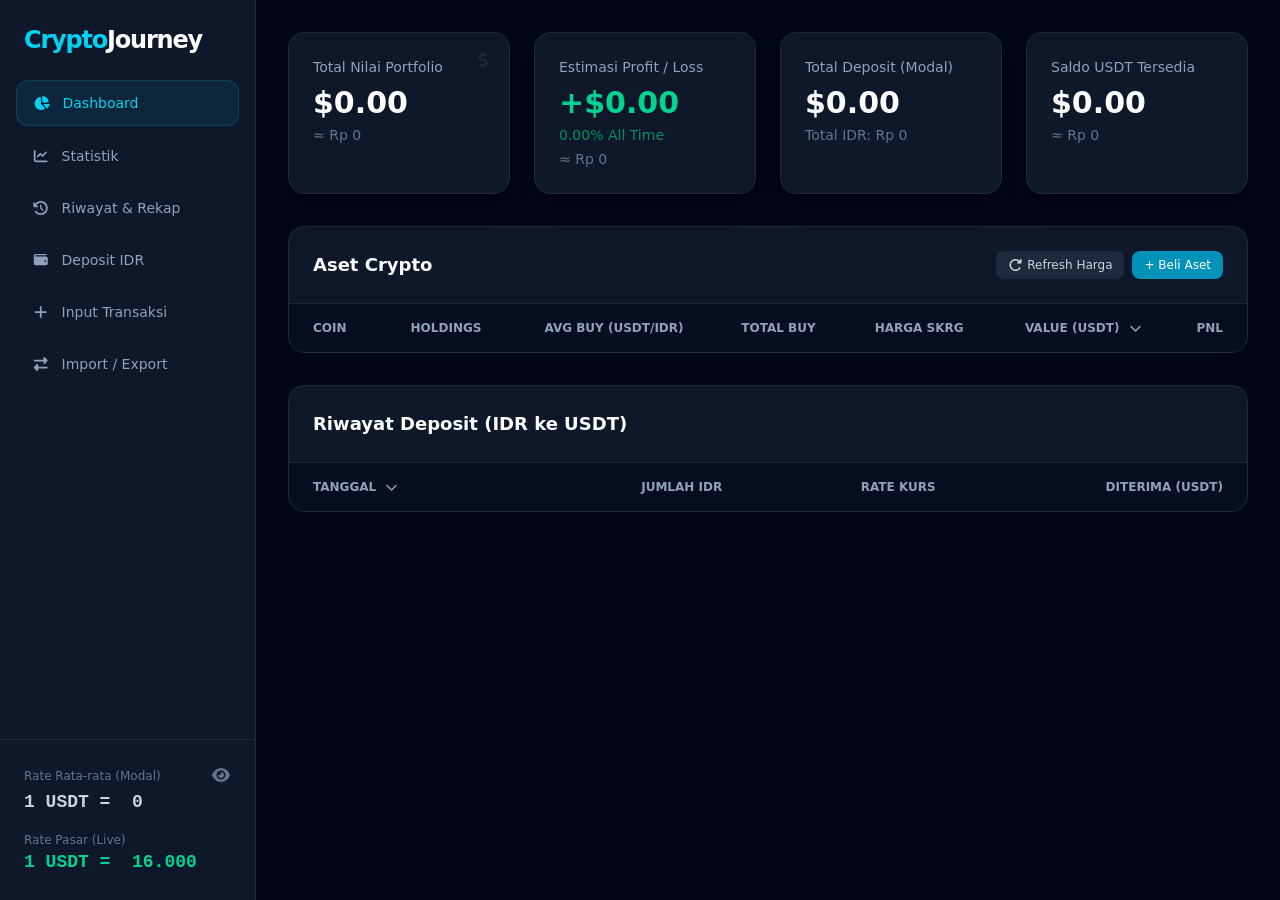
<file: apps/crypto-journey/index.html>
<!doctype html>
<html lang="en">
  <head>
    <meta charset="UTF-8" />
    <link rel="icon" type="image/svg+xml" href="./md.ico" />
    <meta name="viewport" content="width=device-width, initial-scale=1.0" />
    <title>Crypto Journey</title>
    <script type="module" crossorigin src="./assets/index-C7mwoKHc.js"></script>
    <link rel="stylesheet" crossorigin href="./assets/index-CYSrs-1O.css">
  </head>
  <body>
    <div id="root"></div>
  </body>
</html>
</file>
<file: apps/crypto-journey/assets/index-CYSrs-1O.css>
@layer properties{@supports (((-webkit-hyphens:none)) and (not (margin-trim:inline))) or ((-moz-orient:inline) and (not (color:rgb(from red r g b)))){*,:before,:after,::backdrop{--tw-translate-x:0;--tw-translate-y:0;--tw-translate-z:0;--tw-rotate-x:initial;--tw-rotate-y:initial;--tw-rotate-z:initial;--tw-skew-x:initial;--tw-skew-y:initial;--tw-scroll-snap-strictness:proximity;--tw-space-y-reverse:0;--tw-divide-y-reverse:0;--tw-border-style:solid;--tw-gradient-position:initial;--tw-gradient-from:#0000;--tw-gradient-via:#0000;--tw-gradient-to:#0000;--tw-gradient-stops:initial;--tw-gradient-via-stops:initial;--tw-gradient-from-position:0%;--tw-gradient-via-position:50%;--tw-gradient-to-position:100%;--tw-font-weight:initial;--tw-tracking:initial;--tw-shadow:0 0 #0000;--tw-shadow-color:initial;--tw-shadow-alpha:100%;--tw-inset-shadow:0 0 #0000;--tw-inset-shadow-color:initial;--tw-inset-shadow-alpha:100%;--tw-ring-color:initial;--tw-ring-shadow:0 0 #0000;--tw-inset-ring-color:initial;--tw-inset-ring-shadow:0 0 #0000;--tw-ring-inset:initial;--tw-ring-offset-width:0px;--tw-ring-offset-color:#fff;--tw-ring-offset-shadow:0 0 #0000;--tw-blur:initial;--tw-brightness:initial;--tw-contrast:initial;--tw-grayscale:initial;--tw-hue-rotate:initial;--tw-invert:initial;--tw-opacity:initial;--tw-saturate:initial;--tw-sepia:initial;--tw-drop-shadow:initial;--tw-drop-shadow-color:initial;--tw-drop-shadow-alpha:100%;--tw-drop-shadow-size:initial;--tw-duration:initial;--tw-ease:initial}}}@layer theme{:root,:host{--font-sans:"Inter", ui-sans-serif, system-ui;--font-mono:ui-monospace, SFMono-Regular, Menlo, Monaco, Consolas, "Liberation Mono", "Courier New", monospace;--color-red-500:oklch(63.7% .237 25.331);--color-yellow-500:oklch(79.5% .184 86.047);--color-emerald-200:oklch(90.5% .093 164.15);--color-emerald-300:oklch(84.5% .143 164.978);--color-emerald-400:oklch(76.5% .177 163.223);--color-emerald-500:oklch(69.6% .17 162.48);--color-emerald-600:oklch(59.6% .145 163.225);--color-emerald-800:oklch(43.2% .095 166.913);--color-emerald-900:oklch(37.8% .077 168.94);--color-cyan-200:oklch(91.7% .08 205.041);--color-cyan-400:oklch(78.9% .154 211.53);--color-cyan-500:oklch(71.5% .143 215.221);--color-cyan-600:oklch(60.9% .126 221.723);--color-cyan-900:oklch(39.8% .07 227.392);--color-blue-500:oklch(62.3% .214 259.815);--color-rose-400:oklch(71.2% .194 13.428);--color-rose-500:oklch(64.5% .246 16.439);--color-rose-600:oklch(58.6% .253 17.585);--color-slate-200:oklch(92.9% .013 255.508);--color-slate-300:oklch(86.9% .022 252.894);--color-slate-400:oklch(70.4% .04 256.788);--color-slate-500:oklch(55.4% .046 257.417);--color-slate-600:oklch(44.6% .043 257.281);--color-slate-700:oklch(37.2% .044 257.287);--color-slate-800:oklch(27.9% .041 260.031);--color-slate-900:oklch(20.8% .042 265.755);--color-slate-950:oklch(12.9% .042 264.695);--color-gray-400:oklch(70.7% .022 261.325);--color-gray-500:oklch(55.1% .027 264.364);--color-gray-800:oklch(27.8% .033 256.848);--color-black:#000;--color-white:#fff;--spacing:.25rem;--container-md:28rem;--container-xl:36rem;--container-2xl:42rem;--container-4xl:56rem;--text-xs:.75rem;--text-xs--line-height:calc(1 / .75);--text-sm:.875rem;--text-sm--line-height:calc(1.25 / .875);--text-base:1rem;--text-base--line-height: 1.5 ;--text-lg:1.125rem;--text-lg--line-height:calc(1.75 / 1.125);--text-xl:1.25rem;--text-xl--line-height:calc(1.75 / 1.25);--text-2xl:1.5rem;--text-2xl--line-height:calc(2 / 1.5);--text-3xl:1.875rem;--text-3xl--line-height: 1.2 ;--text-8xl:6rem;--text-8xl--line-height:1;--font-weight-normal:400;--font-weight-medium:500;--font-weight-semibold:600;--font-weight-bold:700;--tracking-tighter:-.05em;--radius-md:.375rem;--radius-lg:.5rem;--radius-xl:.75rem;--radius-2xl:1rem;--drop-shadow-lg:0 4px 4px #00000026;--ease-out:cubic-bezier(0, 0, .2, 1);--animate-spin:spin 1s linear infinite;--animate-pulse:pulse 2s cubic-bezier(.4, 0, .6, 1) infinite;--default-transition-duration:.15s;--default-transition-timing-function:cubic-bezier(.4, 0, .2, 1);--default-font-family:var(--font-sans);--default-mono-font-family:var(--font-mono);--color-brand-dark:#0f172a}}@layer base{*,:after,:before,::backdrop{box-sizing:border-box;border:0 solid;margin:0;padding:0}::file-selector-button{box-sizing:border-box;border:0 solid;margin:0;padding:0}html,:host{-webkit-text-size-adjust:100%;tab-size:4;line-height:1.5;font-family:var(--default-font-family,ui-sans-serif, system-ui, sans-serif, "Apple Color Emoji", "Segoe UI Emoji", "Segoe UI Symbol", "Noto Color Emoji");font-feature-settings:var(--default-font-feature-settings,normal);font-variation-settings:var(--default-font-variation-settings,normal);-webkit-tap-highlight-color:transparent}hr{height:0;color:inherit;border-top-width:1px}abbr:where([title]){-webkit-text-decoration:underline dotted;text-decoration:underline dotted}h1,h2,h3,h4,h5,h6{font-size:inherit;font-weight:inherit}a{color:inherit;-webkit-text-decoration:inherit;text-decoration:inherit}b,strong{font-weight:bolder}code,kbd,samp,pre{font-family:var(--default-mono-font-family,ui-monospace, SFMono-Regular, Menlo, Monaco, Consolas, "Liberation Mono", "Courier New", monospace);font-feature-settings:var(--default-mono-font-feature-settings,normal);font-variation-settings:var(--default-mono-font-variation-settings,normal);font-size:1em}small{font-size:80%}sub,sup{vertical-align:baseline;font-size:75%;line-height:0;position:relative}sub{bottom:-.25em}sup{top:-.5em}table{text-indent:0;border-color:inherit;border-collapse:collapse}:-moz-focusring{outline:auto}progress{vertical-align:baseline}summary{display:list-item}ol,ul,menu{list-style:none}img,svg,video,canvas,audio,iframe,embed,object{vertical-align:middle;display:block}img,video{max-width:100%;height:auto}button,input,select,optgroup,textarea{font:inherit;font-feature-settings:inherit;font-variation-settings:inherit;letter-spacing:inherit;color:inherit;opacity:1;background-color:#0000;border-radius:0}::file-selector-button{font:inherit;font-feature-settings:inherit;font-variation-settings:inherit;letter-spacing:inherit;color:inherit;opacity:1;background-color:#0000;border-radius:0}:where(select:is([multiple],[size])) optgroup{font-weight:bolder}:where(select:is([multiple],[size])) optgroup option{padding-inline-start:20px}::file-selector-button{margin-inline-end:4px}::placeholder{opacity:1}@supports (not ((-webkit-appearance:-apple-pay-button))) or (contain-intrinsic-size:1px){::placeholder{color:currentColor}@supports (color:color-mix(in lab,red,red)){::placeholder{color:color-mix(in oklab,currentcolor 50%,transparent)}}}textarea{resize:vertical}::-webkit-search-decoration{-webkit-appearance:none}::-webkit-date-and-time-value{min-height:1lh;text-align:inherit}::-webkit-datetime-edit{display:inline-flex}::-webkit-datetime-edit-fields-wrapper{padding:0}::-webkit-datetime-edit{padding-block:0}::-webkit-datetime-edit-year-field{padding-block:0}::-webkit-datetime-edit-month-field{padding-block:0}::-webkit-datetime-edit-day-field{padding-block:0}::-webkit-datetime-edit-hour-field{padding-block:0}::-webkit-datetime-edit-minute-field{padding-block:0}::-webkit-datetime-edit-second-field{padding-block:0}::-webkit-datetime-edit-millisecond-field{padding-block:0}::-webkit-datetime-edit-meridiem-field{padding-block:0}::-webkit-calendar-picker-indicator{line-height:1}:-moz-ui-invalid{box-shadow:none}button,input:where([type=button],[type=reset],[type=submit]){appearance:button}::file-selector-button{appearance:button}::-webkit-inner-spin-button{height:auto}::-webkit-outer-spin-button{height:auto}[hidden]:where(:not([hidden=until-found])){display:none!important}}@layer components;@layer utilities{.pointer-events-none{pointer-events:none}.sr-only{clip-path:inset(50%);white-space:nowrap;border-width:0;width:1px;height:1px;margin:-1px;padding:0;position:absolute;overflow:hidden}.absolute{position:absolute}.fixed{position:fixed}.relative{position:relative}.inset-0{inset:calc(var(--spacing) * 0)}.inset-y-0{inset-block:calc(var(--spacing) * 0)}.top-0{top:calc(var(--spacing) * 0)}.right-0{right:calc(var(--spacing) * 0)}.right-2{right:calc(var(--spacing) * 2)}.-bottom-2{bottom:calc(var(--spacing) * -2)}.bottom-0{bottom:calc(var(--spacing) * 0)}.bottom-20{bottom:calc(var(--spacing) * 20)}.left-0{left:calc(var(--spacing) * 0)}.left-1\/2{left:50%}.z-10{z-index:10}.z-20{z-index:20}.z-40{z-index:40}.z-50{z-index:50}.container{width:100%}@media(min-width:40rem){.container{max-width:40rem}}@media(min-width:48rem){.container{max-width:48rem}}@media(min-width:64rem){.container{max-width:64rem}}@media(min-width:80rem){.container{max-width:80rem}}@media(min-width:96rem){.container{max-width:96rem}}.mx-auto{margin-inline:auto}.mt-1{margin-top:calc(var(--spacing) * 1)}.mt-3{margin-top:calc(var(--spacing) * 3)}.mt-4{margin-top:calc(var(--spacing) * 4)}.mt-8{margin-top:calc(var(--spacing) * 8)}.mt-10{margin-top:calc(var(--spacing) * 10)}.mr-3{margin-right:calc(var(--spacing) * 3)}.mb-1{margin-bottom:calc(var(--spacing) * 1)}.mb-2{margin-bottom:calc(var(--spacing) * 2)}.mb-4{margin-bottom:calc(var(--spacing) * 4)}.mb-6{margin-bottom:calc(var(--spacing) * 6)}.mb-8{margin-bottom:calc(var(--spacing) * 8)}.-ml-4{margin-left:calc(var(--spacing) * -4)}.ml-2{margin-left:calc(var(--spacing) * 2)}.block{display:block}.flex{display:flex}.grid{display:grid}.h-2{height:calc(var(--spacing) * 2)}.h-3{height:calc(var(--spacing) * 3)}.h-4{height:calc(var(--spacing) * 4)}.h-5{height:calc(var(--spacing) * 5)}.h-6{height:calc(var(--spacing) * 6)}.h-8{height:calc(var(--spacing) * 8)}.h-10{height:calc(var(--spacing) * 10)}.h-12{height:calc(var(--spacing) * 12)}.h-24{height:calc(var(--spacing) * 24)}.h-64{height:calc(var(--spacing) * 64)}.h-full{height:100%}.h-screen{height:100vh}.max-h-60{max-height:calc(var(--spacing) * 60)}.min-h-screen{min-height:100vh}.w-2{width:calc(var(--spacing) * 2)}.w-3{width:calc(var(--spacing) * 3)}.w-4{width:calc(var(--spacing) * 4)}.w-5{width:calc(var(--spacing) * 5)}.w-6{width:calc(var(--spacing) * 6)}.w-8{width:calc(var(--spacing) * 8)}.w-10{width:calc(var(--spacing) * 10)}.w-12{width:calc(var(--spacing) * 12)}.w-24{width:calc(var(--spacing) * 24)}.w-64{width:calc(var(--spacing) * 64)}.w-full{width:100%}.max-w-2xl{max-width:var(--container-2xl)}.max-w-4xl{max-width:var(--container-4xl)}.max-w-md{max-width:var(--container-md)}.max-w-xl{max-width:var(--container-xl)}.flex-1{flex:1}.shrink-0{flex-shrink:0}.-translate-x-1\/2{--tw-translate-x: -50% ;translate:var(--tw-translate-x) var(--tw-translate-y)}.-translate-x-full{--tw-translate-x:-100%;translate:var(--tw-translate-x) var(--tw-translate-y)}.translate-x-0{--tw-translate-x:calc(var(--spacing) * 0);translate:var(--tw-translate-x) var(--tw-translate-y)}.-rotate-90{rotate:-90deg}.rotate-180{rotate:180deg}.transform{transform:var(--tw-rotate-x,) var(--tw-rotate-y,) var(--tw-rotate-z,) var(--tw-skew-x,) var(--tw-skew-y,)}.animate-pulse{animation:var(--animate-pulse)}.animate-spin{animation:var(--animate-spin)}.cursor-pointer{cursor:pointer}.snap-y{scroll-snap-type:y var(--tw-scroll-snap-strictness)}.snap-mandatory{--tw-scroll-snap-strictness:mandatory}.snap-start{scroll-snap-align:start}.grid-cols-1{grid-template-columns:repeat(1,minmax(0,1fr))}.grid-cols-2{grid-template-columns:repeat(2,minmax(0,1fr))}.flex-col{flex-direction:column}.flex-wrap{flex-wrap:wrap}.items-center{align-items:center}.items-end{align-items:flex-end}.items-start{align-items:flex-start}.justify-between{justify-content:space-between}.justify-center{justify-content:center}.justify-end{justify-content:flex-end}.gap-1{gap:calc(var(--spacing) * 1)}.gap-2{gap:calc(var(--spacing) * 2)}.gap-3{gap:calc(var(--spacing) * 3)}.gap-4{gap:calc(var(--spacing) * 4)}.gap-5{gap:calc(var(--spacing) * 5)}.gap-6{gap:calc(var(--spacing) * 6)}.gap-8{gap:calc(var(--spacing) * 8)}:where(.space-y-2>:not(:last-child)){--tw-space-y-reverse:0;margin-block-start:calc(calc(var(--spacing) * 2) * var(--tw-space-y-reverse));margin-block-end:calc(calc(var(--spacing) * 2) * calc(1 - var(--tw-space-y-reverse)))}:where(.space-y-3>:not(:last-child)){--tw-space-y-reverse:0;margin-block-start:calc(calc(var(--spacing) * 3) * var(--tw-space-y-reverse));margin-block-end:calc(calc(var(--spacing) * 3) * calc(1 - var(--tw-space-y-reverse)))}:where(.space-y-5>:not(:last-child)){--tw-space-y-reverse:0;margin-block-start:calc(calc(var(--spacing) * 5) * var(--tw-space-y-reverse));margin-block-end:calc(calc(var(--spacing) * 5) * calc(1 - var(--tw-space-y-reverse)))}:where(.space-y-6>:not(:last-child)){--tw-space-y-reverse:0;margin-block-start:calc(calc(var(--spacing) * 6) * var(--tw-space-y-reverse));margin-block-end:calc(calc(var(--spacing) * 6) * calc(1 - var(--tw-space-y-reverse)))}:where(.space-y-8>:not(:last-child)){--tw-space-y-reverse:0;margin-block-start:calc(calc(var(--spacing) * 8) * var(--tw-space-y-reverse));margin-block-end:calc(calc(var(--spacing) * 8) * calc(1 - var(--tw-space-y-reverse)))}.gap-x-6{column-gap:calc(var(--spacing) * 6)}.gap-y-2{row-gap:calc(var(--spacing) * 2)}:where(.divide-y>:not(:last-child)){--tw-divide-y-reverse:0;border-bottom-style:var(--tw-border-style);border-top-style:var(--tw-border-style);border-top-width:calc(1px * var(--tw-divide-y-reverse));border-bottom-width:calc(1px * calc(1 - var(--tw-divide-y-reverse)))}:where(.divide-slate-800>:not(:last-child)){border-color:var(--color-slate-800)}.truncate{text-overflow:ellipsis;white-space:nowrap;overflow:hidden}.overflow-hidden{overflow:hidden}.overflow-visible{overflow:visible}.overflow-x-auto{overflow-x:auto}.overflow-y-auto{overflow-y:auto}.overflow-y-scroll{overflow-y:scroll}.rounded{border-radius:.25rem}.rounded-2xl{border-radius:var(--radius-2xl)}.rounded-full{border-radius:3.40282e38px}.rounded-lg{border-radius:var(--radius-lg)}.rounded-md{border-radius:var(--radius-md)}.rounded-xl{border-radius:var(--radius-xl)}.border{border-style:var(--tw-border-style);border-width:1px}.border-2{border-style:var(--tw-border-style);border-width:2px}.border-t{border-top-style:var(--tw-border-style);border-top-width:1px}.border-r{border-right-style:var(--tw-border-style);border-right-width:1px}.border-b{border-bottom-style:var(--tw-border-style);border-bottom-width:1px}.border-l{border-left-style:var(--tw-border-style);border-left-width:1px}.border-cyan-500\/20{border-color:#00b7d733}@supports (color:color-mix(in lab,red,red)){.border-cyan-500\/20{border-color:color-mix(in oklab,var(--color-cyan-500) 20%,transparent)}}.border-cyan-900\/50{border-color:#104e6480}@supports (color:color-mix(in lab,red,red)){.border-cyan-900\/50{border-color:color-mix(in oklab,var(--color-cyan-900) 50%,transparent)}}.border-emerald-500{border-color:var(--color-emerald-500)}.border-emerald-500\/20{border-color:#00bb7f33}@supports (color:color-mix(in lab,red,red)){.border-emerald-500\/20{border-color:color-mix(in oklab,var(--color-emerald-500) 20%,transparent)}}.border-emerald-800\/50{border-color:#005f4680}@supports (color:color-mix(in lab,red,red)){.border-emerald-800\/50{border-color:color-mix(in oklab,var(--color-emerald-800) 50%,transparent)}}.border-rose-500{border-color:var(--color-rose-500)}.border-rose-500\/30{border-color:#ff23574d}@supports (color:color-mix(in lab,red,red)){.border-rose-500\/30{border-color:color-mix(in oklab,var(--color-rose-500) 30%,transparent)}}.border-rose-500\/50{border-color:#ff235780}@supports (color:color-mix(in lab,red,red)){.border-rose-500\/50{border-color:color-mix(in oklab,var(--color-rose-500) 50%,transparent)}}.border-slate-600{border-color:var(--color-slate-600)}.border-slate-700{border-color:var(--color-slate-700)}.border-slate-700\/50{border-color:#31415880}@supports (color:color-mix(in lab,red,red)){.border-slate-700\/50{border-color:color-mix(in oklab,var(--color-slate-700) 50%,transparent)}}.border-slate-800{border-color:var(--color-slate-800)}.border-slate-800\/50{border-color:#1d293d80}@supports (color:color-mix(in lab,red,red)){.border-slate-800\/50{border-color:color-mix(in oklab,var(--color-slate-800) 50%,transparent)}}.border-white{border-color:var(--color-white)}.bg-black{background-color:var(--color-black)}.bg-black\/50{background-color:#00000080}@supports (color:color-mix(in lab,red,red)){.bg-black\/50{background-color:color-mix(in oklab,var(--color-black) 50%,transparent)}}.bg-blue-500{background-color:var(--color-blue-500)}.bg-cyan-500\/10{background-color:#00b7d71a}@supports (color:color-mix(in lab,red,red)){.bg-cyan-500\/10{background-color:color-mix(in oklab,var(--color-cyan-500) 10%,transparent)}}.bg-cyan-600{background-color:var(--color-cyan-600)}.bg-cyan-900\/20{background-color:#104e6433}@supports (color:color-mix(in lab,red,red)){.bg-cyan-900\/20{background-color:color-mix(in oklab,var(--color-cyan-900) 20%,transparent)}}.bg-emerald-500{background-color:var(--color-emerald-500)}.bg-emerald-500\/10{background-color:#00bb7f1a}@supports (color:color-mix(in lab,red,red)){.bg-emerald-500\/10{background-color:color-mix(in oklab,var(--color-emerald-500) 10%,transparent)}}.bg-emerald-500\/20{background-color:#00bb7f33}@supports (color:color-mix(in lab,red,red)){.bg-emerald-500\/20{background-color:color-mix(in oklab,var(--color-emerald-500) 20%,transparent)}}.bg-emerald-600{background-color:var(--color-emerald-600)}.bg-gray-800{background-color:var(--color-gray-800)}.bg-red-500{background-color:var(--color-red-500)}.bg-rose-500{background-color:var(--color-rose-500)}.bg-rose-500\/10{background-color:#ff23571a}@supports (color:color-mix(in lab,red,red)){.bg-rose-500\/10{background-color:color-mix(in oklab,var(--color-rose-500) 10%,transparent)}}.bg-rose-500\/20{background-color:#ff235733}@supports (color:color-mix(in lab,red,red)){.bg-rose-500\/20{background-color:color-mix(in oklab,var(--color-rose-500) 20%,transparent)}}.bg-rose-600{background-color:var(--color-rose-600)}.bg-slate-200{background-color:var(--color-slate-200)}.bg-slate-800{background-color:var(--color-slate-800)}.bg-slate-900{background-color:var(--color-slate-900)}.bg-slate-950{background-color:var(--color-slate-950)}.bg-slate-950\/50{background-color:#02061880}@supports (color:color-mix(in lab,red,red)){.bg-slate-950\/50{background-color:color-mix(in oklab,var(--color-slate-950) 50%,transparent)}}.bg-gradient-to-br{--tw-gradient-position:to bottom right in oklab;background-image:linear-gradient(var(--tw-gradient-stops))}.bg-gradient-to-t{--tw-gradient-position:to top in oklab;background-image:linear-gradient(var(--tw-gradient-stops))}.from-black\/30{--tw-gradient-from:#0000004d}@supports (color:color-mix(in lab,red,red)){.from-black\/30{--tw-gradient-from:color-mix(in oklab, var(--color-black) 30%, transparent)}}.from-black\/30{--tw-gradient-stops:var(--tw-gradient-via-stops,var(--tw-gradient-position), var(--tw-gradient-from) var(--tw-gradient-from-position), var(--tw-gradient-to) var(--tw-gradient-to-position))}.from-emerald-900{--tw-gradient-from:var(--color-emerald-900);--tw-gradient-stops:var(--tw-gradient-via-stops,var(--tw-gradient-position), var(--tw-gradient-from) var(--tw-gradient-from-position), var(--tw-gradient-to) var(--tw-gradient-to-position))}.to-slate-900{--tw-gradient-to:var(--color-slate-900);--tw-gradient-stops:var(--tw-gradient-via-stops,var(--tw-gradient-position), var(--tw-gradient-from) var(--tw-gradient-from-position), var(--tw-gradient-to) var(--tw-gradient-to-position))}.to-transparent{--tw-gradient-to:transparent;--tw-gradient-stops:var(--tw-gradient-via-stops,var(--tw-gradient-position), var(--tw-gradient-from) var(--tw-gradient-from-position), var(--tw-gradient-to) var(--tw-gradient-to-position))}.object-contain{object-fit:contain}.p-1{padding:calc(var(--spacing) * 1)}.p-2{padding:calc(var(--spacing) * 2)}.p-3{padding:calc(var(--spacing) * 3)}.p-4{padding:calc(var(--spacing) * 4)}.p-6{padding:calc(var(--spacing) * 6)}.p-8{padding:calc(var(--spacing) * 8)}.px-0{padding-inline:calc(var(--spacing) * 0)}.px-2{padding-inline:calc(var(--spacing) * 2)}.px-3{padding-inline:calc(var(--spacing) * 3)}.px-4{padding-inline:calc(var(--spacing) * 4)}.px-5{padding-inline:calc(var(--spacing) * 5)}.px-6{padding-inline:calc(var(--spacing) * 6)}.py-1{padding-block:calc(var(--spacing) * 1)}.py-1\.5{padding-block:calc(var(--spacing) * 1.5)}.py-2{padding-block:calc(var(--spacing) * 2)}.py-2\.5{padding-block:calc(var(--spacing) * 2.5)}.py-3{padding-block:calc(var(--spacing) * 3)}.py-4{padding-block:calc(var(--spacing) * 4)}.py-8{padding-block:calc(var(--spacing) * 8)}.pt-1{padding-top:calc(var(--spacing) * 1)}.pt-3{padding-top:calc(var(--spacing) * 3)}.pt-4{padding-top:calc(var(--spacing) * 4)}.pt-5{padding-top:calc(var(--spacing) * 5)}.pr-3{padding-right:calc(var(--spacing) * 3)}.pr-10{padding-right:calc(var(--spacing) * 10)}.pb-4{padding-bottom:calc(var(--spacing) * 4)}.pl-4{padding-left:calc(var(--spacing) * 4)}.text-center{text-align:center}.text-left{text-align:left}.text-right{text-align:right}.font-mono{font-family:var(--font-mono)}.font-sans{font-family:var(--font-sans)}.text-2xl{font-size:var(--text-2xl);line-height:var(--tw-leading,var(--text-2xl--line-height))}.text-3xl{font-size:var(--text-3xl);line-height:var(--tw-leading,var(--text-3xl--line-height))}.text-8xl{font-size:var(--text-8xl);line-height:var(--tw-leading,var(--text-8xl--line-height))}.text-base{font-size:var(--text-base);line-height:var(--tw-leading,var(--text-base--line-height))}.text-lg{font-size:var(--text-lg);line-height:var(--tw-leading,var(--text-lg--line-height))}.text-sm{font-size:var(--text-sm);line-height:var(--tw-leading,var(--text-sm--line-height))}.text-xl{font-size:var(--text-xl);line-height:var(--tw-leading,var(--text-xl--line-height))}.text-xs{font-size:var(--text-xs);line-height:var(--tw-leading,var(--text-xs--line-height))}.font-bold{--tw-font-weight:var(--font-weight-bold);font-weight:var(--font-weight-bold)}.font-medium{--tw-font-weight:var(--font-weight-medium);font-weight:var(--font-weight-medium)}.font-normal{--tw-font-weight:var(--font-weight-normal);font-weight:var(--font-weight-normal)}.font-semibold{--tw-font-weight:var(--font-weight-semibold);font-weight:var(--font-weight-semibold)}.tracking-tighter{--tw-tracking:var(--tracking-tighter);letter-spacing:var(--tracking-tighter)}.whitespace-nowrap{white-space:nowrap}.text-cyan-200\/70{color:#a2f4fdb3}@supports (color:color-mix(in lab,red,red)){.text-cyan-200\/70{color:color-mix(in oklab,var(--color-cyan-200) 70%,transparent)}}.text-cyan-400{color:var(--color-cyan-400)}.text-emerald-200{color:var(--color-emerald-200)}.text-emerald-400{color:var(--color-emerald-400)}.text-emerald-500\/70{color:#00bb7fb3}@supports (color:color-mix(in lab,red,red)){.text-emerald-500\/70{color:color-mix(in oklab,var(--color-emerald-500) 70%,transparent)}}.text-gray-400{color:var(--color-gray-400)}.text-gray-500{color:var(--color-gray-500)}.text-red-500{color:var(--color-red-500)}.text-rose-400{color:var(--color-rose-400)}.text-rose-500\/70{color:#ff2357b3}@supports (color:color-mix(in lab,red,red)){.text-rose-500\/70{color:color-mix(in oklab,var(--color-rose-500) 70%,transparent)}}.text-slate-200{color:var(--color-slate-200)}.text-slate-300{color:var(--color-slate-300)}.text-slate-400{color:var(--color-slate-400)}.text-slate-500{color:var(--color-slate-500)}.text-slate-600{color:var(--color-slate-600)}.text-white{color:var(--color-white)}.text-white\/70{color:#ffffffb3}@supports (color:color-mix(in lab,red,red)){.text-white\/70{color:color-mix(in oklab,var(--color-white) 70%,transparent)}}.text-yellow-500{color:var(--color-yellow-500)}.capitalize{text-transform:capitalize}.uppercase{text-transform:uppercase}.italic{font-style:italic}.\[color-scheme\:dark\]{color-scheme:dark}.opacity-0{opacity:0}.opacity-10{opacity:.1}.opacity-75{opacity:.75}.shadow-2xl{--tw-shadow:0 25px 50px -12px var(--tw-shadow-color,#00000040);box-shadow:var(--tw-inset-shadow),var(--tw-inset-ring-shadow),var(--tw-ring-offset-shadow),var(--tw-ring-shadow),var(--tw-shadow)}.shadow-lg{--tw-shadow:0 10px 15px -3px var(--tw-shadow-color,#0000001a), 0 4px 6px -4px var(--tw-shadow-color,#0000001a);box-shadow:var(--tw-inset-shadow),var(--tw-inset-ring-shadow),var(--tw-ring-offset-shadow),var(--tw-ring-shadow),var(--tw-shadow)}.shadow-xl{--tw-shadow:0 20px 25px -5px var(--tw-shadow-color,#0000001a), 0 8px 10px -6px var(--tw-shadow-color,#0000001a);box-shadow:var(--tw-inset-shadow),var(--tw-inset-ring-shadow),var(--tw-ring-offset-shadow),var(--tw-ring-shadow),var(--tw-shadow)}.shadow-cyan-900\/20{--tw-shadow-color:#104e6433}@supports (color:color-mix(in lab,red,red)){.shadow-cyan-900\/20{--tw-shadow-color:color-mix(in oklab, color-mix(in oklab, var(--color-cyan-900) 20%, transparent) var(--tw-shadow-alpha), transparent)}}.shadow-emerald-900\/20{--tw-shadow-color:#004e3b33}@supports (color:color-mix(in lab,red,red)){.shadow-emerald-900\/20{--tw-shadow-color:color-mix(in oklab, color-mix(in oklab, var(--color-emerald-900) 20%, transparent) var(--tw-shadow-alpha), transparent)}}.drop-shadow-lg{--tw-drop-shadow-size:drop-shadow(0 4px 4px var(--tw-drop-shadow-color,#00000026));--tw-drop-shadow:drop-shadow(var(--drop-shadow-lg));filter:var(--tw-blur,) var(--tw-brightness,) var(--tw-contrast,) var(--tw-grayscale,) var(--tw-hue-rotate,) var(--tw-invert,) var(--tw-saturate,) var(--tw-sepia,) var(--tw-drop-shadow,)}.filter{filter:var(--tw-blur,) var(--tw-brightness,) var(--tw-contrast,) var(--tw-grayscale,) var(--tw-hue-rotate,) var(--tw-invert,) var(--tw-saturate,) var(--tw-sepia,) var(--tw-drop-shadow,)}.transition-all{transition-property:all;transition-timing-function:var(--tw-ease,var(--default-transition-timing-function));transition-duration:var(--tw-duration,var(--default-transition-duration))}.transition-colors{transition-property:color,background-color,border-color,outline-color,text-decoration-color,fill,stroke,--tw-gradient-from,--tw-gradient-via,--tw-gradient-to;transition-timing-function:var(--tw-ease,var(--default-transition-timing-function));transition-duration:var(--tw-duration,var(--default-transition-duration))}.transition-opacity{transition-property:opacity;transition-timing-function:var(--tw-ease,var(--default-transition-timing-function));transition-duration:var(--tw-duration,var(--default-transition-duration))}.transition-transform{transition-property:transform,translate,scale,rotate;transition-timing-function:var(--tw-ease,var(--default-transition-timing-function));transition-duration:var(--tw-duration,var(--default-transition-duration))}.duration-200{--tw-duration:.2s;transition-duration:.2s}.duration-300{--tw-duration:.3s;transition-duration:.3s}.duration-500{--tw-duration:.5s;transition-duration:.5s}.duration-1000{--tw-duration:1s;transition-duration:1s}.ease-out{--tw-ease:var(--ease-out);transition-timing-function:var(--ease-out)}.\[animation-duration\:5s\]{animation-duration:5s}@media(hover:hover){.group-hover\:opacity-20:is(:where(.group):hover *){opacity:.2}.group-hover\:opacity-100:is(:where(.group):hover *){opacity:1}}.selection\:bg-cyan-500 ::selection{background-color:var(--color-cyan-500)}.selection\:bg-cyan-500::selection{background-color:var(--color-cyan-500)}.selection\:bg-emerald-500 ::selection{background-color:var(--color-emerald-500)}.selection\:bg-emerald-500::selection{background-color:var(--color-emerald-500)}.selection\:text-white ::selection{color:var(--color-white)}.selection\:text-white::selection{color:var(--color-white)}.file\:mr-4::file-selector-button{margin-right:calc(var(--spacing) * 4)}.file\:rounded-lg::file-selector-button{border-radius:var(--radius-lg)}.file\:border-0::file-selector-button{border-style:var(--tw-border-style);border-width:0}.file\:bg-slate-800::file-selector-button{background-color:var(--color-slate-800)}.file\:px-4::file-selector-button{padding-inline:calc(var(--spacing) * 4)}.file\:py-2::file-selector-button{padding-block:calc(var(--spacing) * 2)}.file\:text-sm::file-selector-button{font-size:var(--text-sm);line-height:var(--tw-leading,var(--text-sm--line-height))}.file\:font-semibold::file-selector-button{--tw-font-weight:var(--font-weight-semibold);font-weight:var(--font-weight-semibold)}.file\:text-slate-300::file-selector-button{color:var(--color-slate-300)}.placeholder\:text-slate-600::placeholder{color:var(--color-slate-600)}.first\:ml-0:first-child{margin-left:calc(var(--spacing) * 0)}.first\:text-left:first-child{text-align:left}.last\:-ml-8:last-child{margin-left:calc(var(--spacing) * -8)}.last\:border-0:last-child{border-style:var(--tw-border-style);border-width:0}.last\:text-right:last-child{text-align:right}@media(hover:hover){.hover\:border-emerald-500\/30:hover{border-color:#00bb7f4d}@supports (color:color-mix(in lab,red,red)){.hover\:border-emerald-500\/30:hover{border-color:color-mix(in oklab,var(--color-emerald-500) 30%,transparent)}}.hover\:border-slate-500:hover{border-color:var(--color-slate-500)}.hover\:bg-cyan-500:hover{background-color:var(--color-cyan-500)}.hover\:bg-emerald-500:hover{background-color:var(--color-emerald-500)}.hover\:bg-rose-500:hover{background-color:var(--color-rose-500)}.hover\:bg-rose-500\/20:hover{background-color:#ff235733}@supports (color:color-mix(in lab,red,red)){.hover\:bg-rose-500\/20:hover{background-color:color-mix(in oklab,var(--color-rose-500) 20%,transparent)}}.hover\:bg-slate-700:hover{background-color:var(--color-slate-700)}.hover\:bg-slate-800:hover{background-color:var(--color-slate-800)}.hover\:bg-slate-800\/50:hover{background-color:#1d293d80}@supports (color:color-mix(in lab,red,red)){.hover\:bg-slate-800\/50:hover{background-color:color-mix(in oklab,var(--color-slate-800) 50%,transparent)}}.hover\:text-cyan-400:hover{color:var(--color-cyan-400)}.hover\:text-emerald-300:hover{color:var(--color-emerald-300)}.hover\:text-emerald-400:hover{color:var(--color-emerald-400)}.hover\:text-rose-400:hover{color:var(--color-rose-400)}.hover\:text-slate-200:hover{color:var(--color-slate-200)}.hover\:text-slate-400:hover{color:var(--color-slate-400)}.hover\:text-white:hover{color:var(--color-white)}.hover\:opacity-80:hover{opacity:.8}.hover\:file\:bg-slate-700:hover::file-selector-button{background-color:var(--color-slate-700)}}.focus\:border-cyan-500:focus{border-color:var(--color-cyan-500)}.focus\:border-emerald-500:focus{border-color:var(--color-emerald-500)}.focus\:ring-1:focus{--tw-ring-shadow:var(--tw-ring-inset,) 0 0 0 calc(1px + var(--tw-ring-offset-width)) var(--tw-ring-color,currentcolor);box-shadow:var(--tw-inset-shadow),var(--tw-inset-ring-shadow),var(--tw-ring-offset-shadow),var(--tw-ring-shadow),var(--tw-shadow)}.focus\:ring-cyan-500:focus{--tw-ring-color:var(--color-cyan-500)}.focus\:ring-emerald-500:focus{--tw-ring-color:var(--color-emerald-500)}.focus\:outline-none:focus{--tw-outline-style:none;outline-style:none}.disabled\:cursor-not-allowed:disabled{cursor:not-allowed}.disabled\:bg-slate-700:disabled{background-color:var(--color-slate-700)}.disabled\:text-slate-500:disabled{color:var(--color-slate-500)}@media(min-width:40rem){.sm\:grid-cols-2{grid-template-columns:repeat(2,minmax(0,1fr))}.sm\:flex-row{flex-direction:row}.sm\:items-center{align-items:center}}@media(min-width:48rem){.md\:ml-64{margin-left:calc(var(--spacing) * 64)}.md\:hidden{display:none}.md\:w-64{width:calc(var(--spacing) * 64)}.md\:w-auto{width:auto}.md\:translate-x-0{--tw-translate-x:calc(var(--spacing) * 0);translate:var(--tw-translate-x) var(--tw-translate-y)}.md\:grid-cols-2{grid-template-columns:repeat(2,minmax(0,1fr))}.md\:grid-cols-3{grid-template-columns:repeat(3,minmax(0,1fr))}.md\:grid-cols-4{grid-template-columns:repeat(4,minmax(0,1fr))}.md\:flex-row{flex-direction:row}.md\:items-center{align-items:center}}@media(min-width:64rem){.lg\:grid-cols-3{grid-template-columns:repeat(3,minmax(0,1fr))}.lg\:grid-cols-4{grid-template-columns:repeat(4,minmax(0,1fr))}}.\[\&\:\:-webkit-calendar-picker-indicator\]\:opacity-0::-webkit-calendar-picker-indicator{opacity:0}}:root{background-color:var(--color-brand-dark);color:#fff}@property --tw-translate-x{syntax:"*";inherits:false;initial-value:0}@property --tw-translate-y{syntax:"*";inherits:false;initial-value:0}@property --tw-translate-z{syntax:"*";inherits:false;initial-value:0}@property --tw-rotate-x{syntax:"*";inherits:false}@property --tw-rotate-y{syntax:"*";inherits:false}@property --tw-rotate-z{syntax:"*";inherits:false}@property --tw-skew-x{syntax:"*";inherits:false}@property --tw-skew-y{syntax:"*";inherits:false}@property --tw-scroll-snap-strictness{syntax:"*";inherits:false;initial-value:proximity}@property --tw-space-y-reverse{syntax:"*";inherits:false;initial-value:0}@property --tw-divide-y-reverse{syntax:"*";inherits:false;initial-value:0}@property --tw-border-style{syntax:"*";inherits:false;initial-value:solid}@property --tw-gradient-position{syntax:"*";inherits:false}@property --tw-gradient-from{syntax:"<color>";inherits:false;initial-value:#0000}@property --tw-gradient-via{syntax:"<color>";inherits:false;initial-value:#0000}@property --tw-gradient-to{syntax:"<color>";inherits:false;initial-value:#0000}@property --tw-gradient-stops{syntax:"*";inherits:false}@property --tw-gradient-via-stops{syntax:"*";inherits:false}@property --tw-gradient-from-position{syntax:"<length-percentage>";inherits:false;initial-value:0%}@property --tw-gradient-via-position{syntax:"<length-percentage>";inherits:false;initial-value:50%}@property --tw-gradient-to-position{syntax:"<length-percentage>";inherits:false;initial-value:100%}@property --tw-font-weight{syntax:"*";inherits:false}@property --tw-tracking{syntax:"*";inherits:false}@property --tw-shadow{syntax:"*";inherits:false;initial-value:0 0 #0000}@property --tw-shadow-color{syntax:"*";inherits:false}@property --tw-shadow-alpha{syntax:"<percentage>";inherits:false;initial-value:100%}@property --tw-inset-shadow{syntax:"*";inherits:false;initial-value:0 0 #0000}@property --tw-inset-shadow-color{syntax:"*";inherits:false}@property --tw-inset-shadow-alpha{syntax:"<percentage>";inherits:false;initial-value:100%}@property --tw-ring-color{syntax:"*";inherits:false}@property --tw-ring-shadow{syntax:"*";inherits:false;initial-value:0 0 #0000}@property --tw-inset-ring-color{syntax:"*";inherits:false}@property --tw-inset-ring-shadow{syntax:"*";inherits:false;initial-value:0 0 #0000}@property --tw-ring-inset{syntax:"*";inherits:false}@property --tw-ring-offset-width{syntax:"<length>";inherits:false;initial-value:0}@property --tw-ring-offset-color{syntax:"*";inherits:false;initial-value:#fff}@property --tw-ring-offset-shadow{syntax:"*";inherits:false;initial-value:0 0 #0000}@property --tw-blur{syntax:"*";inherits:false}@property --tw-brightness{syntax:"*";inherits:false}@property --tw-contrast{syntax:"*";inherits:false}@property --tw-grayscale{syntax:"*";inherits:false}@property --tw-hue-rotate{syntax:"*";inherits:false}@property --tw-invert{syntax:"*";inherits:false}@property --tw-opacity{syntax:"*";inherits:false}@property --tw-saturate{syntax:"*";inherits:false}@property --tw-sepia{syntax:"*";inherits:false}@property --tw-drop-shadow{syntax:"*";inherits:false}@property --tw-drop-shadow-color{syntax:"*";inherits:false}@property --tw-drop-shadow-alpha{syntax:"<percentage>";inherits:false;initial-value:100%}@property --tw-drop-shadow-size{syntax:"*";inherits:false}@property --tw-duration{syntax:"*";inherits:false}@property --tw-ease{syntax:"*";inherits:false}@keyframes spin{to{transform:rotate(360deg)}}@keyframes pulse{50%{opacity:.5}}
</file>
